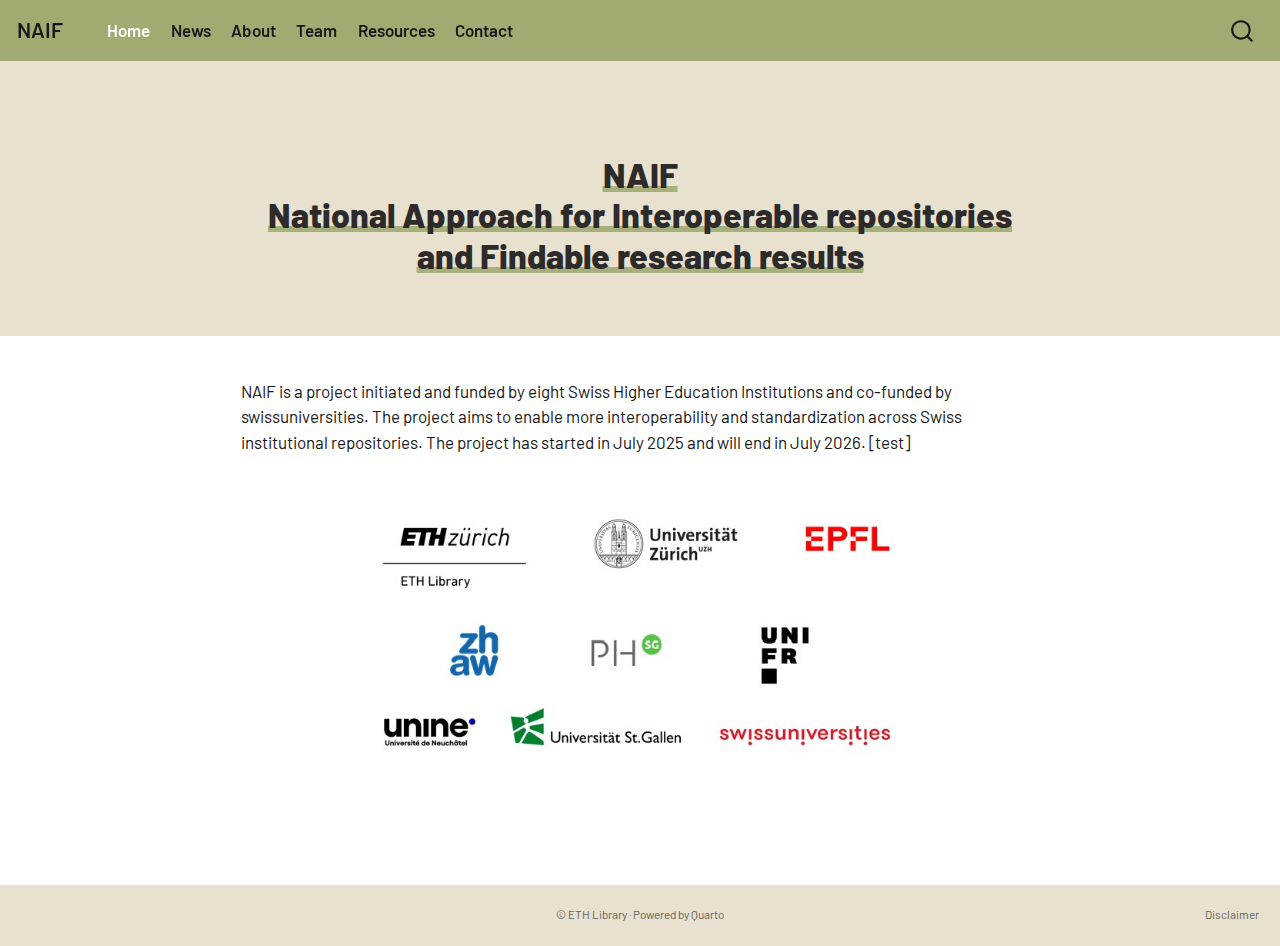
<file: index.html>
<!DOCTYPE html>
<html xmlns="http://www.w3.org/1999/xhtml" lang="en" xml:lang="en"><head>

<meta charset="utf-8">
<meta name="generator" content="quarto-1.3.310">

<meta name="viewport" content="width=device-width, initial-scale=1.0, user-scalable=yes">


<title>NAIF</title>
<style>
code{white-space: pre-wrap;}
span.smallcaps{font-variant: small-caps;}
div.columns{display: flex; gap: min(4vw, 1.5em);}
div.column{flex: auto; overflow-x: auto;}
div.hanging-indent{margin-left: 1.5em; text-indent: -1.5em;}
ul.task-list{list-style: none;}
ul.task-list li input[type="checkbox"] {
  width: 0.8em;
  margin: 0 0.8em 0.2em -1em; /* quarto-specific, see https://github.com/quarto-dev/quarto-cli/issues/4556 */ 
  vertical-align: middle;
}
</style>


<script src="site_libs/quarto-nav/quarto-nav.js"></script>
<script src="site_libs/clipboard/clipboard.min.js"></script>
<script src="site_libs/quarto-search/autocomplete.umd.js"></script>
<script src="site_libs/quarto-search/fuse.min.js"></script>
<script src="site_libs/quarto-search/quarto-search.js"></script>
<meta name="quarto:offset" content="./">
<script src="site_libs/quarto-html/quarto.js"></script>
<script src="site_libs/quarto-html/popper.min.js"></script>
<script src="site_libs/quarto-html/tippy.umd.min.js"></script>
<link href="site_libs/quarto-html/tippy.css" rel="stylesheet">
<link href="site_libs/quarto-html/quarto-syntax-highlighting.css" rel="stylesheet" id="quarto-text-highlighting-styles">
<script src="site_libs/bootstrap/bootstrap.min.js"></script>
<link href="site_libs/bootstrap/bootstrap-icons.css" rel="stylesheet">
<link href="site_libs/bootstrap/bootstrap.min.css" rel="stylesheet" id="quarto-bootstrap" data-mode="light">
<script id="quarto-search-options" type="application/json">{
  "location": "navbar",
  "copy-button": false,
  "collapse-after": 3,
  "panel-placement": "end",
  "type": "overlay",
  "limit": 20,
  "language": {
    "search-no-results-text": "No results",
    "search-matching-documents-text": "matching documents",
    "search-copy-link-title": "Copy link to search",
    "search-hide-matches-text": "Hide additional matches",
    "search-more-match-text": "more match in this document",
    "search-more-matches-text": "more matches in this document",
    "search-clear-button-title": "Clear",
    "search-detached-cancel-button-title": "Cancel",
    "search-submit-button-title": "Submit"
  }
}</script>
<style>html{ scroll-behavior: smooth; }</style>


<link rel="stylesheet" href="styles.css">
</head>

<body class="nav-fixed fullcontent">

<div id="quarto-search-results"></div>
  <header id="quarto-header" class="headroom fixed-top">
    <nav class="navbar navbar-expand-lg navbar-dark ">
      <div class="navbar-container container-fluid">
      <div class="navbar-brand-container">
    <a class="navbar-brand" href="./index.html">
    <span class="navbar-title">NAIF</span>
    </a>
  </div>
            <div id="quarto-search" class="" title="Search"></div>
          <button class="navbar-toggler" type="button" data-bs-toggle="collapse" data-bs-target="#navbarCollapse" aria-controls="navbarCollapse" aria-expanded="false" aria-label="Toggle navigation" onclick="if (window.quartoToggleHeadroom) { window.quartoToggleHeadroom(); }">
  <span class="navbar-toggler-icon"></span>
</button>
          <div class="collapse navbar-collapse" id="navbarCollapse">
            <ul class="navbar-nav navbar-nav-scroll me-auto">
  <li class="nav-item">
    <a class="nav-link active" href="./index.html" rel="" target="" aria-current="page">
 <span class="menu-text">Home</span></a>
  </li>  
  <li class="nav-item">
    <a class="nav-link" href="./news.html" rel="" target="">
 <span class="menu-text">News</span></a>
  </li>  
  <li class="nav-item">
    <a class="nav-link" href="./about.html" rel="" target="">
 <span class="menu-text">About</span></a>
  </li>  
  <li class="nav-item">
    <a class="nav-link" href="./team.html" rel="" target="">
 <span class="menu-text">Team</span></a>
  </li>  
  <li class="nav-item">
    <a class="nav-link" href="./resources.html" rel="" target="">
 <span class="menu-text">Resources</span></a>
  </li>  
  <li class="nav-item">
    <a class="nav-link" href="./contact.html" rel="" target="">
 <span class="menu-text">Contact</span></a>
  </li>  
</ul>
            <div class="quarto-navbar-tools ms-auto">
</div>
          </div> <!-- /navcollapse -->
      </div> <!-- /container-fluid -->
    </nav>
</header>
<!-- content -->
<div id="quarto-content" class="quarto-container page-columns page-rows-contents page-layout-article page-navbar">
<!-- sidebar -->
<!-- margin-sidebar -->
    
<!-- main -->
<main class="content page-columns page-full" id="quarto-document-content">



<div class="column-screen">
<div id="main_title">
<h1>
NAIF<br>National Approach for Interoperable repositories<br>and Findable research results
</h1>
</div>
</div>
<p><br></p>
<p>NAIF is a project initiated and funded by eight Swiss Higher Education Institutions and co-funded by swissuniversities. The project aims to enable more interoperability and standardization across Swiss institutional repositories. The project has started in July 2025 and will end in July 2026. [test]</p>
<div id="logos">
<div class="logo">
<img src="logos/all-logos.jpg" width="600px">
</div>
</div>



</main> <!-- /main -->
<script id="quarto-html-after-body" type="application/javascript">
window.document.addEventListener("DOMContentLoaded", function (event) {
  const toggleBodyColorMode = (bsSheetEl) => {
    const mode = bsSheetEl.getAttribute("data-mode");
    const bodyEl = window.document.querySelector("body");
    if (mode === "dark") {
      bodyEl.classList.add("quarto-dark");
      bodyEl.classList.remove("quarto-light");
    } else {
      bodyEl.classList.add("quarto-light");
      bodyEl.classList.remove("quarto-dark");
    }
  }
  const toggleBodyColorPrimary = () => {
    const bsSheetEl = window.document.querySelector("link#quarto-bootstrap");
    if (bsSheetEl) {
      toggleBodyColorMode(bsSheetEl);
    }
  }
  toggleBodyColorPrimary();  
  const isCodeAnnotation = (el) => {
    for (const clz of el.classList) {
      if (clz.startsWith('code-annotation-')) {                     
        return true;
      }
    }
    return false;
  }
  const clipboard = new window.ClipboardJS('.code-copy-button', {
    text: function(trigger) {
      const codeEl = trigger.previousElementSibling.cloneNode(true);
      for (const childEl of codeEl.children) {
        if (isCodeAnnotation(childEl)) {
          childEl.remove();
        }
      }
      return codeEl.innerText;
    }
  });
  clipboard.on('success', function(e) {
    // button target
    const button = e.trigger;
    // don't keep focus
    button.blur();
    // flash "checked"
    button.classList.add('code-copy-button-checked');
    var currentTitle = button.getAttribute("title");
    button.setAttribute("title", "Copied!");
    let tooltip;
    if (window.bootstrap) {
      button.setAttribute("data-bs-toggle", "tooltip");
      button.setAttribute("data-bs-placement", "left");
      button.setAttribute("data-bs-title", "Copied!");
      tooltip = new bootstrap.Tooltip(button, 
        { trigger: "manual", 
          customClass: "code-copy-button-tooltip",
          offset: [0, -8]});
      tooltip.show();    
    }
    setTimeout(function() {
      if (tooltip) {
        tooltip.hide();
        button.removeAttribute("data-bs-title");
        button.removeAttribute("data-bs-toggle");
        button.removeAttribute("data-bs-placement");
      }
      button.setAttribute("title", currentTitle);
      button.classList.remove('code-copy-button-checked');
    }, 1000);
    // clear code selection
    e.clearSelection();
  });
  function tippyHover(el, contentFn) {
    const config = {
      allowHTML: true,
      content: contentFn,
      maxWidth: 500,
      delay: 100,
      arrow: false,
      appendTo: function(el) {
          return el.parentElement;
      },
      interactive: true,
      interactiveBorder: 10,
      theme: 'quarto',
      placement: 'bottom-start'
    };
    window.tippy(el, config); 
  }
  const noterefs = window.document.querySelectorAll('a[role="doc-noteref"]');
  for (var i=0; i<noterefs.length; i++) {
    const ref = noterefs[i];
    tippyHover(ref, function() {
      // use id or data attribute instead here
      let href = ref.getAttribute('data-footnote-href') || ref.getAttribute('href');
      try { href = new URL(href).hash; } catch {}
      const id = href.replace(/^#\/?/, "");
      const note = window.document.getElementById(id);
      return note.innerHTML;
    });
  }
      let selectedAnnoteEl;
      const selectorForAnnotation = ( cell, annotation) => {
        let cellAttr = 'data-code-cell="' + cell + '"';
        let lineAttr = 'data-code-annotation="' +  annotation + '"';
        const selector = 'span[' + cellAttr + '][' + lineAttr + ']';
        return selector;
      }
      const selectCodeLines = (annoteEl) => {
        const doc = window.document;
        const targetCell = annoteEl.getAttribute("data-target-cell");
        const targetAnnotation = annoteEl.getAttribute("data-target-annotation");
        const annoteSpan = window.document.querySelector(selectorForAnnotation(targetCell, targetAnnotation));
        const lines = annoteSpan.getAttribute("data-code-lines").split(",");
        const lineIds = lines.map((line) => {
          return targetCell + "-" + line;
        })
        let top = null;
        let height = null;
        let parent = null;
        if (lineIds.length > 0) {
            //compute the position of the single el (top and bottom and make a div)
            const el = window.document.getElementById(lineIds[0]);
            top = el.offsetTop;
            height = el.offsetHeight;
            parent = el.parentElement.parentElement;
          if (lineIds.length > 1) {
            const lastEl = window.document.getElementById(lineIds[lineIds.length - 1]);
            const bottom = lastEl.offsetTop + lastEl.offsetHeight;
            height = bottom - top;
          }
          if (top !== null && height !== null && parent !== null) {
            // cook up a div (if necessary) and position it 
            let div = window.document.getElementById("code-annotation-line-highlight");
            if (div === null) {
              div = window.document.createElement("div");
              div.setAttribute("id", "code-annotation-line-highlight");
              div.style.position = 'absolute';
              parent.appendChild(div);
            }
            div.style.top = top - 2 + "px";
            div.style.height = height + 4 + "px";
            let gutterDiv = window.document.getElementById("code-annotation-line-highlight-gutter");
            if (gutterDiv === null) {
              gutterDiv = window.document.createElement("div");
              gutterDiv.setAttribute("id", "code-annotation-line-highlight-gutter");
              gutterDiv.style.position = 'absolute';
              const codeCell = window.document.getElementById(targetCell);
              const gutter = codeCell.querySelector('.code-annotation-gutter');
              gutter.appendChild(gutterDiv);
            }
            gutterDiv.style.top = top - 2 + "px";
            gutterDiv.style.height = height + 4 + "px";
          }
          selectedAnnoteEl = annoteEl;
        }
      };
      const unselectCodeLines = () => {
        const elementsIds = ["code-annotation-line-highlight", "code-annotation-line-highlight-gutter"];
        elementsIds.forEach((elId) => {
          const div = window.document.getElementById(elId);
          if (div) {
            div.remove();
          }
        });
        selectedAnnoteEl = undefined;
      };
      // Attach click handler to the DT
      const annoteDls = window.document.querySelectorAll('dt[data-target-cell]');
      for (const annoteDlNode of annoteDls) {
        annoteDlNode.addEventListener('click', (event) => {
          const clickedEl = event.target;
          if (clickedEl !== selectedAnnoteEl) {
            unselectCodeLines();
            const activeEl = window.document.querySelector('dt[data-target-cell].code-annotation-active');
            if (activeEl) {
              activeEl.classList.remove('code-annotation-active');
            }
            selectCodeLines(clickedEl);
            clickedEl.classList.add('code-annotation-active');
          } else {
            // Unselect the line
            unselectCodeLines();
            clickedEl.classList.remove('code-annotation-active');
          }
        });
      }
  const findCites = (el) => {
    const parentEl = el.parentElement;
    if (parentEl) {
      const cites = parentEl.dataset.cites;
      if (cites) {
        return {
          el,
          cites: cites.split(' ')
        };
      } else {
        return findCites(el.parentElement)
      }
    } else {
      return undefined;
    }
  };
  var bibliorefs = window.document.querySelectorAll('a[role="doc-biblioref"]');
  for (var i=0; i<bibliorefs.length; i++) {
    const ref = bibliorefs[i];
    const citeInfo = findCites(ref);
    if (citeInfo) {
      tippyHover(citeInfo.el, function() {
        var popup = window.document.createElement('div');
        citeInfo.cites.forEach(function(cite) {
          var citeDiv = window.document.createElement('div');
          citeDiv.classList.add('hanging-indent');
          citeDiv.classList.add('csl-entry');
          var biblioDiv = window.document.getElementById('ref-' + cite);
          if (biblioDiv) {
            citeDiv.innerHTML = biblioDiv.innerHTML;
          }
          popup.appendChild(citeDiv);
        });
        return popup.innerHTML;
      });
    }
  }
    var localhostRegex = new RegExp(/^(?:http|https):\/\/localhost\:?[0-9]*\//);
      var filterRegex = new RegExp("https:\/\/eth-library\.github\.io\/naif\/");
    var isInternal = (href) => {
        return filterRegex.test(href) || localhostRegex.test(href);
    }
    // Inspect non-navigation links and adorn them if external
 	var links = window.document.querySelectorAll('a[href]:not(.nav-link):not(.navbar-brand):not(.toc-action):not(.sidebar-link):not(.sidebar-item-toggle):not(.pagination-link):not(.no-external):not([aria-hidden]):not(.dropdown-item)');
    for (var i=0; i<links.length; i++) {
      const link = links[i];
      if (!isInternal(link.href)) {
          // target, if specified
          link.setAttribute("target", "_blank");
          // default icon
          link.classList.add("external");
      }
    }
});
</script>
</div> <!-- /content -->
<footer class="footer">
  <div class="nav-footer">
    <div class="nav-footer-left">
      &nbsp;
    </div>   
    <div class="nav-footer-center">
      <ul class="footer-items list-unstyled">
    <li class="nav-item">
 © ETH Library · Powered by Quarto
  </li>  
</ul>
    </div>
    <div class="nav-footer-right">
      <ul class="footer-items list-unstyled">
    <li class="nav-item">
    <a class="nav-link" href="./disclaimer.html">Disclaimer</a>
  </li>  
</ul>
    </div>
  </div>
</footer>



<script src="site_libs/quarto-html/zenscroll-min.js"></script>
</body></html>
</file>
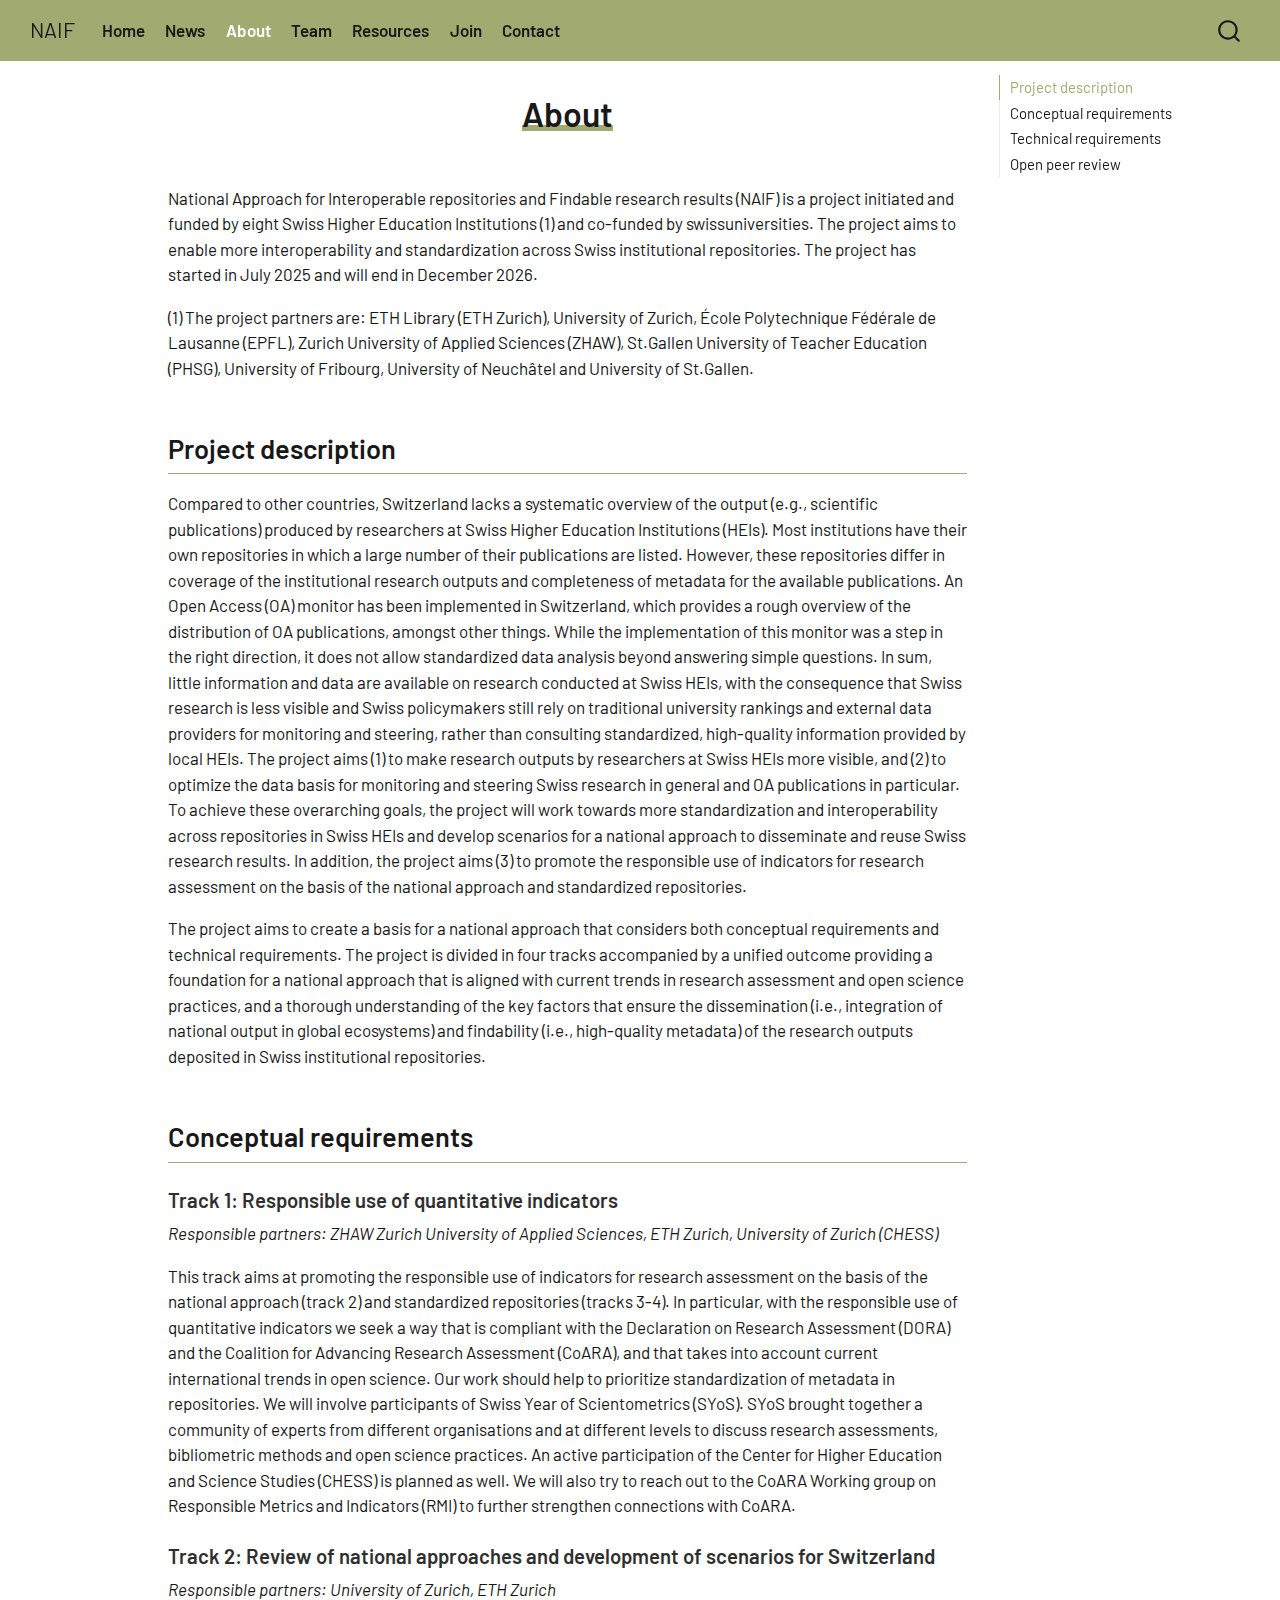
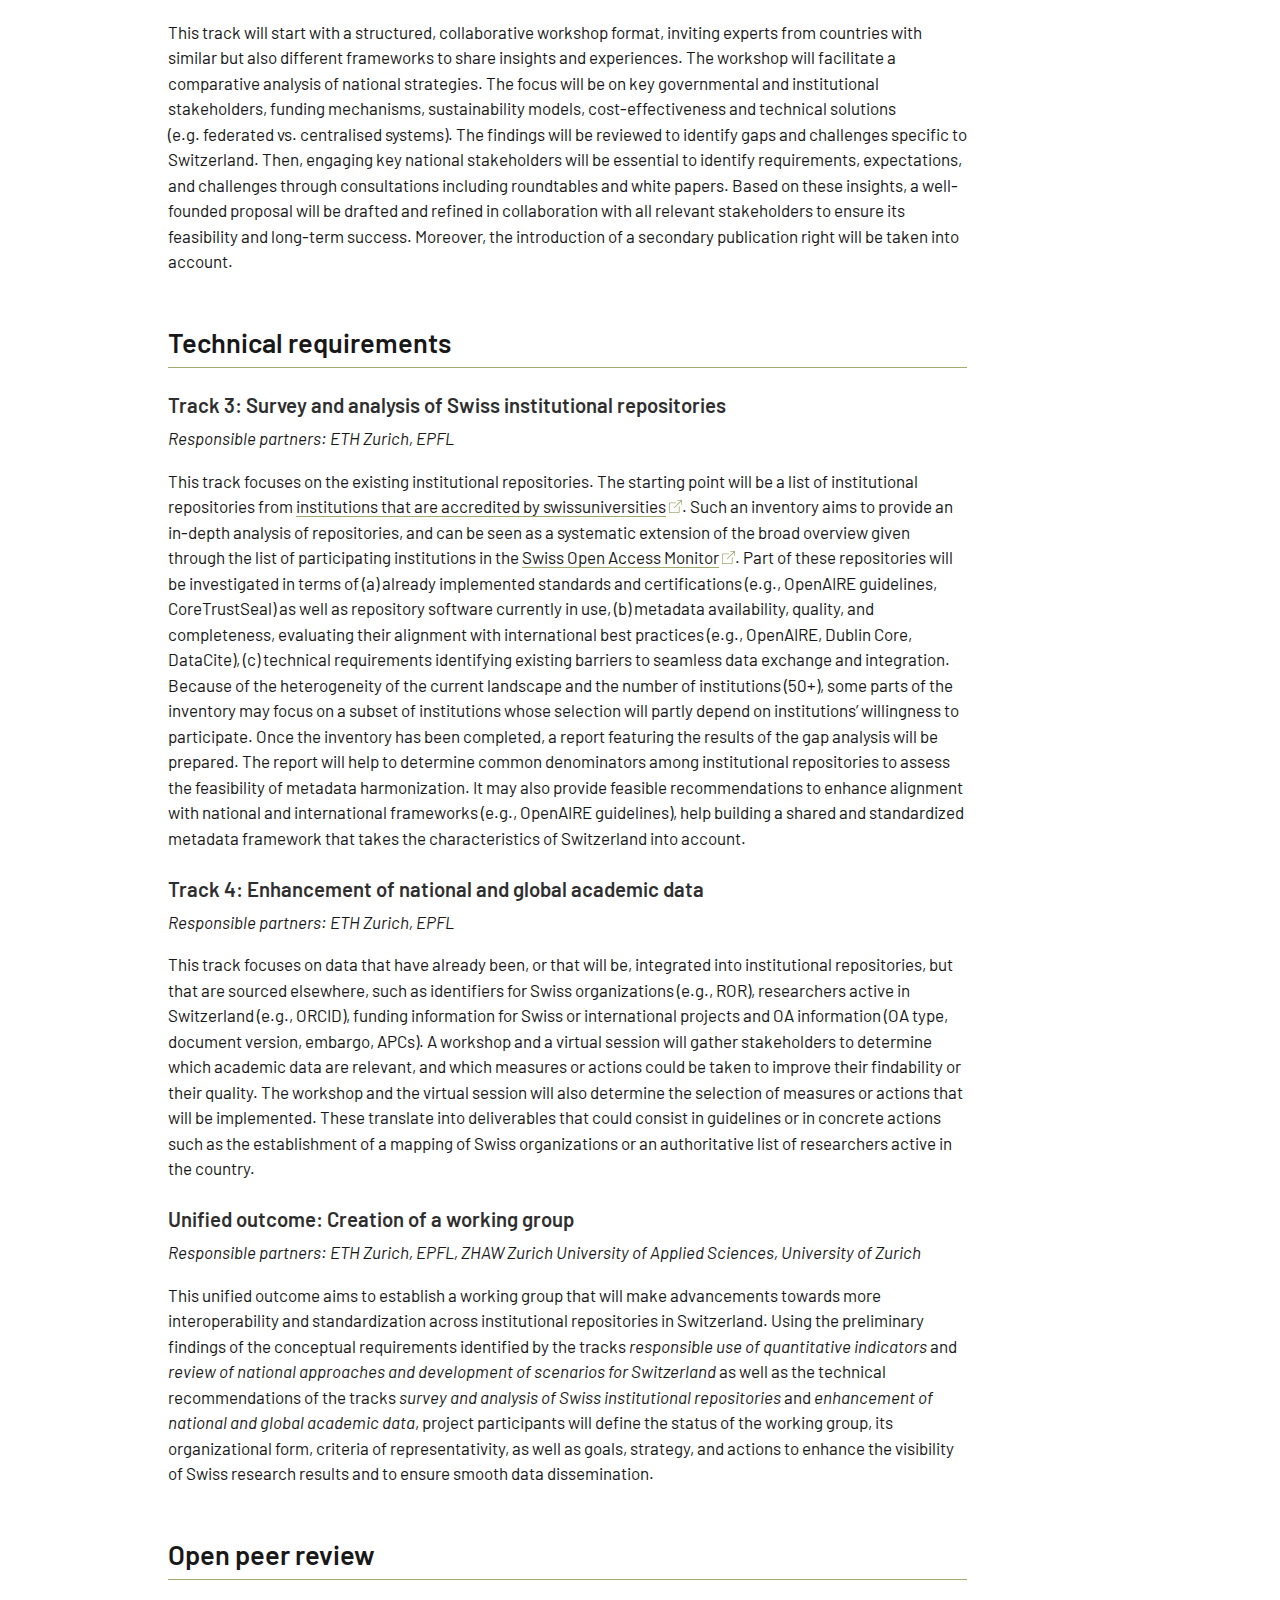
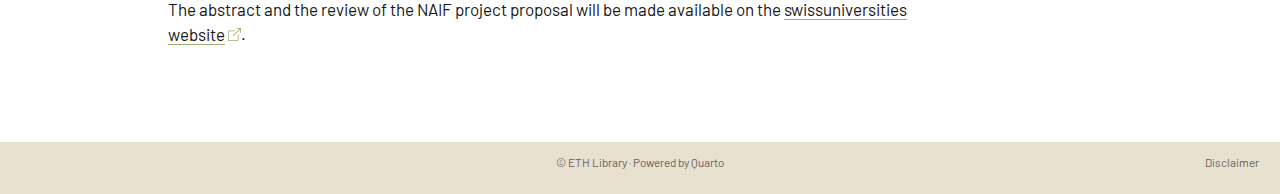
<file: about.html>
<!DOCTYPE html><html xmlns="http://www.w3.org/1999/xhtml" lang="en" xml:lang="en"><head><meta charset="utf-8"><style>:where(img[jampack-sized]){max-width:100%;height:auto}</style>


<meta name="generator" content="quarto-1.8.27">

<meta name="viewport" content="width=device-width,initial-scale=1,user-scalable=yes">


<title>About – NAIF</title>
<style>code{white-space:pre-wrap}span.smallcaps{font-variant:small-caps}div.columns{gap:min(4vw,1.5em);display:flex}div.column{flex:auto;overflow-x:auto}div.hanging-indent{text-indent:-1.5em;margin-left:1.5em}ul.task-list{list-style:none}ul.task-list li input[type=checkbox]{vertical-align:middle;width:.8em;margin:0 .8em .2em -1em}</style>


<script src="site_libs/quarto-nav/quarto-nav.js"></script>
<script src="site_libs/clipboard/clipboard.min.js"></script>
<script src="site_libs/quarto-search/autocomplete.umd.js"></script>
<script src="site_libs/quarto-search/fuse.min.js"></script>
<script src="site_libs/quarto-search/quarto-search.js"></script>
<meta name="quarto:offset" content="./">
<script src="site_libs/quarto-html/quarto.js" type="module"></script>
<script src="site_libs/quarto-html/tabsets/tabsets.js" type="module"></script>
<script src="site_libs/quarto-html/axe/axe-check.js" type="module"></script>
<script src="site_libs/quarto-html/popper.min.js"></script>
<script src="site_libs/quarto-html/tippy.umd.min.js"></script>
<link href="site_libs/quarto-html/tippy.css" rel="stylesheet">
<link href="site_libs/quarto-html/quarto-syntax-highlighting-ed96de9b727972fe78a7b5d16c58bf87.css" rel="stylesheet" id="quarto-text-highlighting-styles">
<script src="site_libs/bootstrap/bootstrap.min.js"></script>
<link href="site_libs/bootstrap/bootstrap-icons.css" rel="stylesheet">
<link href="site_libs/bootstrap/bootstrap-51610781471d5f7034dbc84847b47eb9.min.css" rel="stylesheet" append-hash="true" id="quarto-bootstrap" data-mode="light">
<script id="quarto-search-options" type="application/json">{
  "location": "navbar",
  "copy-button": false,
  "collapse-after": 3,
  "panel-placement": "end",
  "type": "overlay",
  "limit": 50,
  "keyboard-shortcut": [
    "f",
    "/",
    "s"
  ],
  "show-item-context": false,
  "language": {
    "search-no-results-text": "No results",
    "search-matching-documents-text": "matching documents",
    "search-copy-link-title": "Copy link to search",
    "search-hide-matches-text": "Hide additional matches",
    "search-more-match-text": "more match in this document",
    "search-more-matches-text": "more matches in this document",
    "search-clear-button-title": "Clear",
    "search-text-placeholder": "",
    "search-detached-cancel-button-title": "Cancel",
    "search-submit-button-title": "Submit",
    "search-label": "Search"
  }
}</script>
<style>html{scroll-behavior:smooth}</style>


<link rel="stylesheet" href="styles.css">
</head>

<body class="nav-fixed quarto-light">

<div id="quarto-search-results"></div>
  <header id="quarto-header" class="fixed-top headroom">
    <nav class="navbar navbar-expand-lg" data-bs-theme="dark">
      <div class="container-fluid navbar-container">
      <div class="mx-auto navbar-brand-container">
    <a class="navbar-brand" href="./index.html">
    <span class="navbar-title">NAIF</span>
    </a>
  </div>
            <div id="quarto-search" class="" title="Search"></div>
          <button class="navbar-toggler" type="button" data-bs-toggle="collapse" data-bs-target="#navbarCollapse" aria-controls="navbarCollapse" role="menu" aria-expanded="false" aria-label="Toggle navigation" onclick="window.quartoToggleHeadroom&&window.quartoToggleHeadroom();
">
  <span class="navbar-toggler-icon"></span>
</button>
          <div class="collapse navbar-collapse" id="navbarCollapse">
            <ul class="me-auto navbar-nav navbar-nav-scroll">
  <li class="nav-item">
    <a class="nav-link" href="./index.html"> 
<span class="menu-text">Home</span></a>
  </li>  
  <li class="nav-item">
    <a class="nav-link" href="./news.html"> 
<span class="menu-text">News</span></a>
  </li>  
  <li class="nav-item">
    <a class="nav-link active" href="./about.html" aria-current="page"> 
<span class="menu-text">About</span></a>
  </li>  
  <li class="nav-item">
    <a class="nav-link" href="./team.html"> 
<span class="menu-text">Team</span></a>
  </li>  
  <li class="nav-item">
    <a class="nav-link" href="./resources.html"> 
<span class="menu-text">Resources</span></a>
  </li>  
  <li class="nav-item">
    <a class="nav-link" href="./join.html"> 
<span class="menu-text">Join</span></a>
  </li>  
  <li class="nav-item">
    <a class="nav-link" href="./contact.html"> 
<span class="menu-text">Contact</span></a>
  </li>  
</ul>
          </div> <!-- /navcollapse -->
            <div class="quarto-navbar-tools">
</div>
      </div> <!-- /container-fluid -->
    </nav>
</header>
<!-- content -->
<div id="quarto-content" class="page-columns page-layout-article page-navbar page-rows-contents quarto-container">
<!-- sidebar -->
<!-- margin-sidebar -->
    <div id="quarto-margin-sidebar" class="margin-sidebar sidebar">
        <nav id="TOC" role="doc-toc" class="toc-active" data-toc-expanded="99">
   
  <ul>
  <li><a href="#project-description" id="toc-project-description" class="nav-link active" data-scroll-target="#project-description">Project description</a></li>
  <li><a href="#conceptual-requirements" id="toc-conceptual-requirements" class="nav-link" data-scroll-target="#conceptual-requirements">Conceptual requirements</a>
  <ul class="collapse">
  <li><a href="#track-1-responsible-use-of-quantitative-indicators" id="toc-track-1-responsible-use-of-quantitative-indicators" class="nav-link" data-scroll-target="#track-1-responsible-use-of-quantitative-indicators">Track 1: Responsible use of quantitative indicators</a></li>
  <li><a href="#track-2-review-of-national-approaches-and-development-of-scenarios-for-switzerland" id="toc-track-2-review-of-national-approaches-and-development-of-scenarios-for-switzerland" class="nav-link" data-scroll-target="#track-2-review-of-national-approaches-and-development-of-scenarios-for-switzerland">Track 2: Review of national approaches and development of scenarios for Switzerland</a></li>
  </ul></li>
  <li><a href="#technical-requirements" id="toc-technical-requirements" class="nav-link" data-scroll-target="#technical-requirements">Technical requirements</a>
  <ul class="collapse">
  <li><a href="#track-3-survey-and-analysis-of-swiss-institutional-repositories" id="toc-track-3-survey-and-analysis-of-swiss-institutional-repositories" class="nav-link" data-scroll-target="#track-3-survey-and-analysis-of-swiss-institutional-repositories">Track 3: Survey and analysis of Swiss institutional repositories</a></li>
  <li><a href="#track-4-enhancement-of-national-and-global-academic-data" id="toc-track-4-enhancement-of-national-and-global-academic-data" class="nav-link" data-scroll-target="#track-4-enhancement-of-national-and-global-academic-data">Track 4: Enhancement of national and global academic data</a></li>
  <li><a href="#unified-outcome-creation-of-a-working-group" id="toc-unified-outcome-creation-of-a-working-group" class="nav-link" data-scroll-target="#unified-outcome-creation-of-a-working-group">Unified outcome: Creation of a working group</a></li>
  </ul></li>
  <li><a href="#open-peer-review" id="toc-open-peer-review" class="nav-link" data-scroll-target="#open-peer-review">Open peer review</a></li>
  </ul>
</nav>
    </div>
<!-- main -->
<main class="content" id="quarto-document-content">

<header id="title-block-header" class="default quarto-title-block">
<div class="quarto-title">
<h1 class="title">About</h1>
</div>



<div class="quarto-title-meta">

    
  
    
  </div>
  


</header>


<!-- ## Plain language description  -->
<p>National Approach for Interoperable repositories and Findable research results (NAIF) is a project initiated and funded by eight Swiss Higher Education Institutions (1) and co-funded by swissuniversities. The project aims to enable more interoperability and standardization across Swiss institutional repositories. The project has started in July 2025 and will end in December 2026.</p>
<p>(1) The project partners are: ETH Library (ETH Zurich), University of Zurich, École Polytechnique Fédérale de Lausanne (EPFL), Zurich University of Applied Sciences (ZHAW), St.Gallen University of Teacher Education (PHSG), University of Fribourg, University of Neuchâtel and University of St.Gallen.</p>
<section id="project-description" class="level2">
<h2 data-anchor-id="project-description">Project description</h2>
<p>Compared to other countries, Switzerland lacks a systematic overview of the output (e.g., scientific publications) produced by researchers at Swiss Higher Education Institutions (HEIs). Most institutions have their own repositories in which a large number of their publications are listed. However, these repositories differ in coverage of the institutional research outputs and completeness of metadata for the available publications. An Open Access (OA) monitor has been implemented in Switzerland, which provides a rough overview of the distribution of OA publications, amongst other things. While the implementation of this monitor was a step in the right direction, it does not allow standardized data analysis beyond answering simple questions. In sum, little information and data are available on research conducted at Swiss HEIs, with the consequence that Swiss research is less visible and Swiss policymakers still rely on traditional university rankings and external data providers for monitoring and steering, rather than consulting standardized, high-quality information provided by local HEIs. The project aims (1) to make research outputs by researchers at Swiss HEIs more visible, and (2) to optimize the data basis for monitoring and steering Swiss research in general and OA publications in particular. To achieve these overarching goals, the project will work towards more standardization and interoperability across repositories in Swiss HEIs and develop scenarios for a national approach to disseminate and reuse Swiss research results. In addition, the project aims (3) to promote the responsible use of indicators for research assessment on the basis of the national approach and standardized repositories.</p>
<p>The project aims to create a basis for a national approach that considers both conceptual requirements and technical requirements. The project is divided in four tracks accompanied by a unified outcome providing a foundation for a national approach that is aligned with current trends in research assessment and open science practices, and a thorough understanding of the key factors that ensure the dissemination (i.e., integration of national output in global ecosystems) and findability (i.e., high-quality metadata) of the research outputs deposited in Swiss institutional repositories.</p>
</section>
<section id="conceptual-requirements" class="level2">
<h2 data-anchor-id="conceptual-requirements">Conceptual requirements</h2>
<section id="track-1-responsible-use-of-quantitative-indicators" class="level3">
<h3 data-anchor-id="track-1-responsible-use-of-quantitative-indicators">Track 1: Responsible use of quantitative indicators</h3>
<p><em>Responsible partners: ZHAW Zurich University of Applied Sciences, ETH Zurich, University of Zurich (CHESS)</em></p>
<p>This track aims at promoting the responsible use of indicators for research assessment on the basis of the national approach (track 2) and standardized repositories (tracks 3-4). In particular, with the responsible use of quantitative indicators we seek a way that is compliant with the Declaration on Research Assessment (DORA) and the Coalition for Advancing Research Assessment (CoARA), and that takes into account current international trends in open science. Our work should help to prioritize standardization of metadata in repositories. We will involve participants of Swiss Year of Scientometrics (SYoS). SYoS brought together a community of experts from different organisations and at different levels to discuss research assessments, bibliometric methods and open science practices. An active participation of the Center for Higher Education and Science Studies (CHESS) is planned as well. We will also try to reach out to the CoARA Working group on Responsible Metrics and Indicators (RMI) to further strengthen connections with CoARA.</p>
</section>
<section id="track-2-review-of-national-approaches-and-development-of-scenarios-for-switzerland" class="level3">
<h3 data-anchor-id="track-2-review-of-national-approaches-and-development-of-scenarios-for-switzerland">Track 2: Review of national approaches and development of scenarios for Switzerland</h3>
<p><em>Responsible partners: University of Zurich, ETH Zurich</em></p>
<p>This track will start with a structured, collaborative workshop format, inviting experts from countries with similar but also different frameworks to share insights and experiences. The workshop will facilitate a comparative analysis of national strategies. The focus will be on key governmental and institutional stakeholders, funding mechanisms, sustainability models, cost-effectiveness and technical solutions (e.g.&nbsp;federated vs.&nbsp;centralised systems). The findings will be reviewed to identify gaps and challenges specific to Switzerland. Then, engaging key national stakeholders will be essential to identify requirements, expectations, and challenges through consultations including roundtables and white papers. Based on these insights, a well-founded proposal will be drafted and refined in collaboration with all relevant stakeholders to ensure its feasibility and long-term success. Moreover, the introduction of a secondary publication right will be taken into account.</p>
</section>
</section>
<section id="technical-requirements" class="level2">
<h2 data-anchor-id="technical-requirements">Technical requirements</h2>
<section id="track-3-survey-and-analysis-of-swiss-institutional-repositories" class="level3">
<h3 data-anchor-id="track-3-survey-and-analysis-of-swiss-institutional-repositories">Track 3: Survey and analysis of Swiss institutional repositories</h3>
<p><em>Responsible partners: ETH Zurich, EPFL</em></p>
<p>This track focuses on the existing institutional repositories. The starting point will be a list of institutional repositories from <a href="https://www.swissuniversities.ch/en/topics/studying/accredited-swiss-higher-education-institutions-1">institutions that are accredited by swissuniversities</a>. Such an inventory aims to provide an in-depth analysis of repositories, and can be seen as a systematic extension of the broad overview given through the list of participating institutions in the <a href="https://oamonitor.ch/wiki/participating-institutions-repo-monitor/">Swiss Open Access Monitor</a>. Part of these repositories will be investigated in terms of (a) already implemented standards and certifications (e.g., OpenAIRE guidelines, CoreTrustSeal) as well as repository software currently in use, (b) metadata availability, quality, and completeness, evaluating their alignment with international best practices (e.g., OpenAIRE, Dublin Core, DataCite), (c) technical requirements identifying existing barriers to seamless data exchange and integration. Because of the heterogeneity of the current landscape and the number of institutions (50+), some parts of the inventory may focus on a subset of institutions whose selection will partly depend on institutions’ willingness to participate. Once the inventory has been completed, a report featuring the results of the gap analysis will be prepared. The report will help to determine common denominators among institutional repositories to assess the feasibility of metadata harmonization. It may also provide feasible recommendations to enhance alignment with national and international frameworks (e.g., OpenAIRE guidelines), help building a shared and standardized metadata framework that takes the characteristics of Switzerland into account.</p>
</section>
<section id="track-4-enhancement-of-national-and-global-academic-data" class="level3">
<h3 data-anchor-id="track-4-enhancement-of-national-and-global-academic-data">Track 4: Enhancement of national and global academic data</h3>
<p><em>Responsible partners: ETH Zurich, EPFL</em></p>
<p>This track focuses on data that have already been, or that will be, integrated into institutional repositories, but that are sourced elsewhere, such as identifiers for Swiss organizations (e.g., ROR), researchers active in Switzerland (e.g., ORCID), funding information for Swiss or international projects and OA information (OA type, document version, embargo, APCs). A workshop and a virtual session will gather stakeholders to determine which academic data are relevant, and which measures or actions could be taken to improve their findability or their quality. The workshop and the virtual session will also determine the selection of measures or actions that will be implemented. These translate into deliverables that could consist in guidelines or in concrete actions such as the establishment of a mapping of Swiss organizations or an authoritative list of researchers active in the country.</p>
</section>
<section id="unified-outcome-creation-of-a-working-group" class="level3">
<h3 data-anchor-id="unified-outcome-creation-of-a-working-group">Unified outcome: Creation of a working group</h3>
<p><em>Responsible partners: ETH Zurich, EPFL, ZHAW Zurich University of Applied Sciences, University of Zurich</em></p>
<p>This unified outcome aims to establish a working group that will make advancements towards more interoperability and standardization across institutional repositories in Switzerland. Using the preliminary findings of the conceptual requirements identified by the tracks <em>responsible use of quantitative indicators</em> and <em>review of national approaches and development of scenarios for Switzerland</em> as well as the technical recommendations of the tracks <em>survey and analysis of Swiss institutional repositories</em> and <em>enhancement of national and global academic data</em>, project participants will define the status of the working group, its organizational form, criteria of representativity, as well as goals, strategy, and actions to enhance the visibility of Swiss research results and to ensure smooth data dissemination.</p>
</section>
</section>
<section id="open-peer-review" class="level2">
<h2 data-anchor-id="open-peer-review">Open peer review</h2>
<p>The abstract and the review of the NAIF project proposal will be made available on the <a href="https://www.swissuniversities.ch/en/topics/open-science/open-science-programme">swissuniversities website</a>.</p>


</section>

</main> <!-- /main -->
<!-- Matomo -->
<script>var _paq=window._paq=window._paq||[];_paq.push(["trackPageView"]),_paq.push(["enableLinkTracking"]),function(){var a="https://library-ethz.opsone-analytics.ch/";_paq.push(["setTrackerUrl",a+"matomo.php"]),_paq.push(["setSiteId","81"]);var t=document,e=t.createElement("script"),r=t.getElementsByTagName("script")[0];e.async=!0,e.src=a+"matomo.js",r.parentNode.insertBefore(e,r)}();
</script>
<!-- End Matomo Code -->
<script id="quarto-html-after-body" type="application/javascript">window.document.addEventListener("DOMContentLoaded",function(D){const S=o=>{for(const t of o.classList)if(t.startsWith("code-annotation-"))return!0;return!1},w=function(o){const t=o.trigger;t.blur(),t.classList.add("code-copy-button-checked");var e=t.getAttribute("title");t.setAttribute("title","Copied!");let n;window.bootstrap&&(t.setAttribute("data-bs-toggle","tooltip"),t.setAttribute("data-bs-placement","left"),t.setAttribute("data-bs-title","Copied!"),n=new bootstrap.Tooltip(t,{trigger:"manual",customClass:"code-copy-button-tooltip",offset:[0,-8]}),n.show()),setTimeout(function(){n&&(n.hide(),t.removeAttribute("data-bs-title"),t.removeAttribute("data-bs-toggle"),t.removeAttribute("data-bs-placement")),t.setAttribute("title",e),t.classList.remove("code-copy-button-checked")},1e3),o.clearSelection()},b=function(o){const e=o.parentElement.cloneNode(!0).querySelector("code");for(const n of e.children)S(n)&&n.remove();return e.innerText};new window.ClipboardJS(".code-copy-button:not([data-in-quarto-modal])",{text:b}).on("success",w),window.document.getElementById("quarto-embedded-source-code-modal")&&new window.ClipboardJS(".code-copy-button[data-in-quarto-modal]",{text:b,container:window.document.getElementById("quarto-embedded-source-code-modal")}).on("success",w);for(var T=new RegExp(/^(?:http|https):\/\/localhost\:?[0-9]*\//),M=new RegExp(/^mailto:/),q=new RegExp("/"+window.location.host+"/"),I=o=>q.test(o)||T.test(o)||M.test(o),y=window.document.querySelectorAll("a[href]:not(.nav-link):not(.navbar-brand):not(.toc-action):not(.sidebar-link):not(.sidebar-item-toggle):not(.pagination-link):not(.no-external):not([aria-hidden]):not(.dropdown-item):not(.quarto-navigation-tool):not(.about-link)"),r=0;r<y.length;r++){const o=y[r];I(o.href)||(o.dataset.originalHref!==void 0&&(o.href=o.dataset.originalHref),o.setAttribute("target","_blank"),o.getAttribute("rel")===null&&o.setAttribute("rel","noopener"),o.classList.add("external"))}function p(o,t,e,n){const i={allowHTML:!0,maxWidth:500,delay:100,arrow:!1,appendTo:function(l){return l.parentElement},interactive:!0,interactiveBorder:10,theme:"quarto",placement:"bottom-start"};t&&(i.content=t),e&&(i.onTrigger=e),n&&(i.onUntrigger=n),window.tippy(o,i)}const v=window.document.querySelectorAll('a[role="doc-noteref"]');for(var r=0;r<v.length;r++){const t=v[r];p(t,function(){let e=t.getAttribute("data-footnote-href")||t.getAttribute("href");try{e=new URL(e).hash}catch{}const n=e.replace(/^#\/?/,""),i=window.document.getElementById(n);return i?i.innerHTML:""})}const E=window.document.querySelectorAll("a.quarto-xref"),g=(o,t)=>{const e=n=>{if(n.classList.remove("page-full","page-columns"),n.children)for(const i of n.children)e(i)};if(e(t),o===null||o.startsWith("sec-")){const n=document.createElement("div");if(t.children&&t.children.length>2){n.appendChild(t.children[0].cloneNode(!0));for(let i=1;i<t.children.length;i++){const l=t.children[i];if(!(l.tagName==="P"&&l.innerText==="")){n.appendChild(l.cloneNode(!0));break}}return window.Quarto?.typesetMath&&window.Quarto.typesetMath(n),n.innerHTML}else return window.Quarto?.typesetMath&&window.Quarto.typesetMath(t),t.innerHTML}else{const n=t.querySelector("a.anchorjs-link");return n&&n.remove(),window.Quarto?.typesetMath&&window.Quarto.typesetMath(t),t.classList.contains("callout")?t.outerHTML:t.innerHTML}};for(var r=0;r<E.length;r++){const t=E[r];p(t,void 0,function(e){e.disable();let n=t.getAttribute("href"),i;if(n.startsWith("#"))i=n;else try{i=new URL(n).hash}catch{}if(i){const l=i.replace(/^#\/?/,""),c=window.document.getElementById(l);if(c!==null)try{const s=g(l,c.cloneNode(!0));e.setContent(s)}finally{e.enable(),e.show()}else fetch(n.split("#")[0]).then(s=>s.text()).then(s=>{const u=new DOMParser().parseFromString(s,"text/html").getElementById(l);if(u!==null){const a=g(l,u);e.setContent(a)}}).finally(()=>{e.enable(),e.show()})}else fetch(n).then(l=>l.text()).then(l=>{const d=new DOMParser().parseFromString(l,"text/html").querySelector("main.content");if(d!==null){d.children.length>0&&d.children[0].tagName==="HEADER"&&d.children[0].remove();const h=g(null,d);e.setContent(h)}}).finally(()=>{e.enable(),e.show()})},function(e){})}let m;const H=(o,t)=>{let e='data-code-cell="'+o+'"',n='data-code-annotation="'+t+'"';return"span["+e+"]["+n+"]"},A=o=>{const t=window.document,e=o.getAttribute("data-target-cell"),n=o.getAttribute("data-target-annotation"),c=window.document.querySelector(H(e,n)).getAttribute("data-code-lines").split(",").map(u=>e+"-"+u);let s=null,d=null,h=null;if(c.length>0){const u=window.document.getElementById(c[0]);if(s=u.offsetTop,d=u.offsetHeight,h=u.parentElement.parentElement,c.length>1){const a=window.document.getElementById(c[c.length-1]);d=a.offsetTop+a.offsetHeight-s}if(s!==null&&d!==null&&h!==null){let a=window.document.getElementById("code-annotation-line-highlight");a===null&&(a=window.document.createElement("div"),a.setAttribute("id","code-annotation-line-highlight"),a.style.position="absolute",h.appendChild(a)),a.style.top=s-2+"px",a.style.height=d+4+"px",a.style.left=0;let f=window.document.getElementById("code-annotation-line-highlight-gutter");f===null&&(f=window.document.createElement("div"),f.setAttribute("id","code-annotation-line-highlight-gutter"),f.style.position="absolute",window.document.getElementById(e).querySelector(".code-annotation-gutter").appendChild(f)),f.style.top=s-2+"px",f.style.height=d+4+"px"}m=o}},L=()=>{["code-annotation-line-highlight","code-annotation-line-highlight-gutter"].forEach(t=>{const e=window.document.getElementById(t);e&&e.remove()}),m=void 0};window.addEventListener("resize",k(()=>{elRect=void 0,m&&A(m)},10));function k(o,t){let e=!1,n;return(...i)=>{e?(n&&clearTimeout(n),n=setTimeout(()=>{o.apply(this,i),n=e=!1},t)):(o.apply(this,i),e=!0)}}const B=window.document.querySelectorAll("dt[data-target-cell]");for(const o of B)o.addEventListener("click",t=>{const e=t.target;if(e!==m){L();const n=window.document.querySelector("dt[data-target-cell].code-annotation-active");n&&n.classList.remove("code-annotation-active"),A(e),e.classList.add("code-annotation-active")}else L(),e.classList.remove("code-annotation-active")});const x=o=>{const t=o.parentElement;if(t){const e=t.dataset.cites;return e?{el:o,cites:e.split(" ")}:x(o.parentElement)}else return};for(var C=window.document.querySelectorAll('a[role="doc-biblioref"]'),r=0;r<C.length;r++){const t=C[r],e=x(t);e&&p(e.el,function(){var n=window.document.createElement("div");return e.cites.forEach(function(i){var l=window.document.createElement("div");l.classList.add("hanging-indent"),l.classList.add("csl-entry");var c=window.document.getElementById("ref-"+i);c&&(l.innerHTML=c.innerHTML),n.appendChild(l)}),n.innerHTML})}});
</script>
</div> <!-- /content -->
<footer class="footer">
  <div class="nav-footer">
    <div class="nav-footer-left">
      &nbsp;
    </div>   
    <div class="nav-footer-center">
      <ul class="footer-items list-unstyled">
    <li class="nav-item">
 © ETH Library · Powered by Quarto
  </li>  
</ul>
    </div>
    <div class="nav-footer-right">
      <ul class="footer-items list-unstyled">
    <li class="nav-item">
    <a class="nav-link" href="./disclaimer.html">
<p>Disclaimer</p>
</a>
  </li>  
</ul>
    </div>
  </div>
</footer>




<script src="site_libs/quarto-html/zenscroll-min.js"></script>
</body></html>
</file>
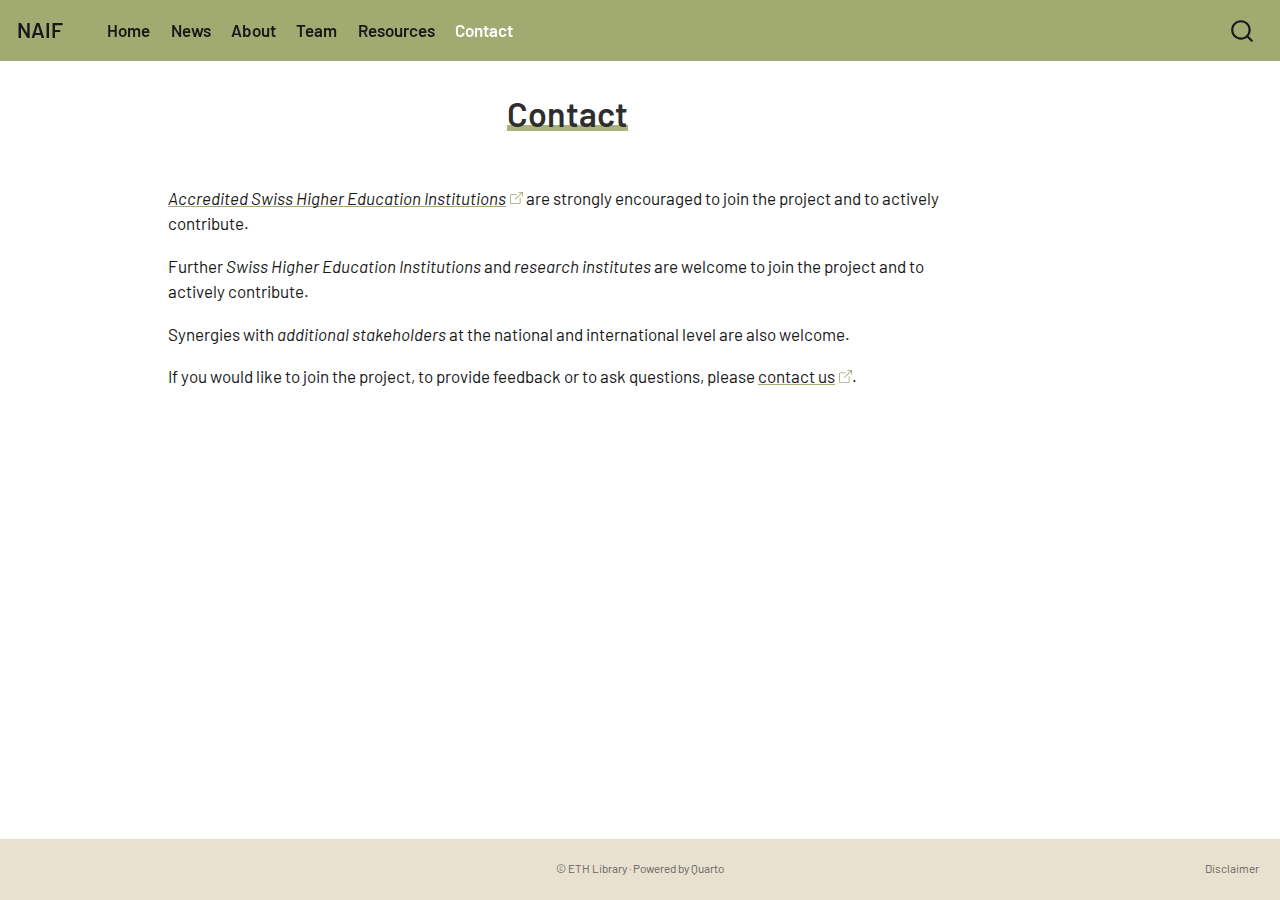
<file: contact.html>
<!DOCTYPE html>
<html xmlns="http://www.w3.org/1999/xhtml" lang="en" xml:lang="en"><head>

<meta charset="utf-8">
<meta name="generator" content="quarto-1.3.310">

<meta name="viewport" content="width=device-width, initial-scale=1.0, user-scalable=yes">


<title>NAIF - Contact</title>
<style>
code{white-space: pre-wrap;}
span.smallcaps{font-variant: small-caps;}
div.columns{display: flex; gap: min(4vw, 1.5em);}
div.column{flex: auto; overflow-x: auto;}
div.hanging-indent{margin-left: 1.5em; text-indent: -1.5em;}
ul.task-list{list-style: none;}
ul.task-list li input[type="checkbox"] {
  width: 0.8em;
  margin: 0 0.8em 0.2em -1em; /* quarto-specific, see https://github.com/quarto-dev/quarto-cli/issues/4556 */ 
  vertical-align: middle;
}
</style>


<script src="site_libs/quarto-nav/quarto-nav.js"></script>
<script src="site_libs/clipboard/clipboard.min.js"></script>
<script src="site_libs/quarto-search/autocomplete.umd.js"></script>
<script src="site_libs/quarto-search/fuse.min.js"></script>
<script src="site_libs/quarto-search/quarto-search.js"></script>
<meta name="quarto:offset" content="./">
<script src="site_libs/quarto-html/quarto.js"></script>
<script src="site_libs/quarto-html/popper.min.js"></script>
<script src="site_libs/quarto-html/tippy.umd.min.js"></script>
<link href="site_libs/quarto-html/tippy.css" rel="stylesheet">
<link href="site_libs/quarto-html/quarto-syntax-highlighting.css" rel="stylesheet" id="quarto-text-highlighting-styles">
<script src="site_libs/bootstrap/bootstrap.min.js"></script>
<link href="site_libs/bootstrap/bootstrap-icons.css" rel="stylesheet">
<link href="site_libs/bootstrap/bootstrap.min.css" rel="stylesheet" id="quarto-bootstrap" data-mode="light">
<script id="quarto-search-options" type="application/json">{
  "location": "navbar",
  "copy-button": false,
  "collapse-after": 3,
  "panel-placement": "end",
  "type": "overlay",
  "limit": 20,
  "language": {
    "search-no-results-text": "No results",
    "search-matching-documents-text": "matching documents",
    "search-copy-link-title": "Copy link to search",
    "search-hide-matches-text": "Hide additional matches",
    "search-more-match-text": "more match in this document",
    "search-more-matches-text": "more matches in this document",
    "search-clear-button-title": "Clear",
    "search-detached-cancel-button-title": "Cancel",
    "search-submit-button-title": "Submit"
  }
}</script>
<style>html{ scroll-behavior: smooth; }</style>


<link rel="stylesheet" href="styles.css">
</head>

<body class="nav-fixed">

<div id="quarto-search-results"></div>
  <header id="quarto-header" class="headroom fixed-top">
    <nav class="navbar navbar-expand-lg navbar-dark ">
      <div class="navbar-container container-fluid">
      <div class="navbar-brand-container">
    <a class="navbar-brand" href="./index.html">
    <span class="navbar-title">NAIF</span>
    </a>
  </div>
            <div id="quarto-search" class="" title="Search"></div>
          <button class="navbar-toggler" type="button" data-bs-toggle="collapse" data-bs-target="#navbarCollapse" aria-controls="navbarCollapse" aria-expanded="false" aria-label="Toggle navigation" onclick="if (window.quartoToggleHeadroom) { window.quartoToggleHeadroom(); }">
  <span class="navbar-toggler-icon"></span>
</button>
          <div class="collapse navbar-collapse" id="navbarCollapse">
            <ul class="navbar-nav navbar-nav-scroll me-auto">
  <li class="nav-item">
    <a class="nav-link" href="./index.html" rel="" target="">
 <span class="menu-text">Home</span></a>
  </li>  
  <li class="nav-item">
    <a class="nav-link" href="./news.html" rel="" target="">
 <span class="menu-text">News</span></a>
  </li>  
  <li class="nav-item">
    <a class="nav-link" href="./about.html" rel="" target="">
 <span class="menu-text">About</span></a>
  </li>  
  <li class="nav-item">
    <a class="nav-link" href="./team.html" rel="" target="">
 <span class="menu-text">Team</span></a>
  </li>  
  <li class="nav-item">
    <a class="nav-link" href="./resources.html" rel="" target="">
 <span class="menu-text">Resources</span></a>
  </li>  
  <li class="nav-item">
    <a class="nav-link active" href="./contact.html" rel="" target="" aria-current="page">
 <span class="menu-text">Contact</span></a>
  </li>  
</ul>
            <div class="quarto-navbar-tools ms-auto">
</div>
          </div> <!-- /navcollapse -->
      </div> <!-- /container-fluid -->
    </nav>
</header>
<!-- content -->
<div id="quarto-content" class="quarto-container page-columns page-rows-contents page-layout-article page-navbar">
<!-- sidebar -->
<!-- margin-sidebar -->
    <div id="quarto-margin-sidebar" class="sidebar margin-sidebar">
        
    </div>
<!-- main -->
<main class="content" id="quarto-document-content">

<header id="title-block-header" class="quarto-title-block default">
<div class="quarto-title">
<h1 class="title">Contact</h1>
</div>



<div class="quarto-title-meta">

    
  
    
  </div>
  

</header>

<p><em><a href="https://www.swissuniversities.ch/en/topics/studying/accredited-swiss-higher-education-institutions-1">Accredited Swiss Higher Education Institutions</a></em> are strongly encouraged to join the project and to actively contribute.</p>
<p>Further <em>Swiss Higher Education Institutions</em> and <em>research institutes</em> are welcome to join the project and to actively contribute.</p>
<p>Synergies with <em>additional stakeholders</em> at the national and international level are also welcome.</p>
<p>If you would like to join the project, to provide feedback or to ask questions, please <a href="mailto:naif@library.ethz.ch" class="email">contact us</a>.</p>



</main> <!-- /main -->
<!-- Matomo -->
<script>
  var _paq = window._paq = window._paq || [];
  /* tracker methods like "setCustomDimension" should be called before "trackPageView" */
  _paq.push(['trackPageView']);
  _paq.push(['enableLinkTracking']);
  (function() {
    var u="https://library-ethz.opsone-analytics.ch/";
    _paq.push(['setTrackerUrl', u+'matomo.php']);
    _paq.push(['setSiteId', '81']);
    var d=document, g=d.createElement('script'), s=d.getElementsByTagName('script')[0];
    g.async=true; g.src=u+'matomo.js'; s.parentNode.insertBefore(g,s);
  })();
</script>
<!-- End Matomo Code -->
<script id="quarto-html-after-body" type="application/javascript">
window.document.addEventListener("DOMContentLoaded", function (event) {
  const toggleBodyColorMode = (bsSheetEl) => {
    const mode = bsSheetEl.getAttribute("data-mode");
    const bodyEl = window.document.querySelector("body");
    if (mode === "dark") {
      bodyEl.classList.add("quarto-dark");
      bodyEl.classList.remove("quarto-light");
    } else {
      bodyEl.classList.add("quarto-light");
      bodyEl.classList.remove("quarto-dark");
    }
  }
  const toggleBodyColorPrimary = () => {
    const bsSheetEl = window.document.querySelector("link#quarto-bootstrap");
    if (bsSheetEl) {
      toggleBodyColorMode(bsSheetEl);
    }
  }
  toggleBodyColorPrimary();  
  const isCodeAnnotation = (el) => {
    for (const clz of el.classList) {
      if (clz.startsWith('code-annotation-')) {                     
        return true;
      }
    }
    return false;
  }
  const clipboard = new window.ClipboardJS('.code-copy-button', {
    text: function(trigger) {
      const codeEl = trigger.previousElementSibling.cloneNode(true);
      for (const childEl of codeEl.children) {
        if (isCodeAnnotation(childEl)) {
          childEl.remove();
        }
      }
      return codeEl.innerText;
    }
  });
  clipboard.on('success', function(e) {
    // button target
    const button = e.trigger;
    // don't keep focus
    button.blur();
    // flash "checked"
    button.classList.add('code-copy-button-checked');
    var currentTitle = button.getAttribute("title");
    button.setAttribute("title", "Copied!");
    let tooltip;
    if (window.bootstrap) {
      button.setAttribute("data-bs-toggle", "tooltip");
      button.setAttribute("data-bs-placement", "left");
      button.setAttribute("data-bs-title", "Copied!");
      tooltip = new bootstrap.Tooltip(button, 
        { trigger: "manual", 
          customClass: "code-copy-button-tooltip",
          offset: [0, -8]});
      tooltip.show();    
    }
    setTimeout(function() {
      if (tooltip) {
        tooltip.hide();
        button.removeAttribute("data-bs-title");
        button.removeAttribute("data-bs-toggle");
        button.removeAttribute("data-bs-placement");
      }
      button.setAttribute("title", currentTitle);
      button.classList.remove('code-copy-button-checked');
    }, 1000);
    // clear code selection
    e.clearSelection();
  });
  function tippyHover(el, contentFn) {
    const config = {
      allowHTML: true,
      content: contentFn,
      maxWidth: 500,
      delay: 100,
      arrow: false,
      appendTo: function(el) {
          return el.parentElement;
      },
      interactive: true,
      interactiveBorder: 10,
      theme: 'quarto',
      placement: 'bottom-start'
    };
    window.tippy(el, config); 
  }
  const noterefs = window.document.querySelectorAll('a[role="doc-noteref"]');
  for (var i=0; i<noterefs.length; i++) {
    const ref = noterefs[i];
    tippyHover(ref, function() {
      // use id or data attribute instead here
      let href = ref.getAttribute('data-footnote-href') || ref.getAttribute('href');
      try { href = new URL(href).hash; } catch {}
      const id = href.replace(/^#\/?/, "");
      const note = window.document.getElementById(id);
      return note.innerHTML;
    });
  }
      let selectedAnnoteEl;
      const selectorForAnnotation = ( cell, annotation) => {
        let cellAttr = 'data-code-cell="' + cell + '"';
        let lineAttr = 'data-code-annotation="' +  annotation + '"';
        const selector = 'span[' + cellAttr + '][' + lineAttr + ']';
        return selector;
      }
      const selectCodeLines = (annoteEl) => {
        const doc = window.document;
        const targetCell = annoteEl.getAttribute("data-target-cell");
        const targetAnnotation = annoteEl.getAttribute("data-target-annotation");
        const annoteSpan = window.document.querySelector(selectorForAnnotation(targetCell, targetAnnotation));
        const lines = annoteSpan.getAttribute("data-code-lines").split(",");
        const lineIds = lines.map((line) => {
          return targetCell + "-" + line;
        })
        let top = null;
        let height = null;
        let parent = null;
        if (lineIds.length > 0) {
            //compute the position of the single el (top and bottom and make a div)
            const el = window.document.getElementById(lineIds[0]);
            top = el.offsetTop;
            height = el.offsetHeight;
            parent = el.parentElement.parentElement;
          if (lineIds.length > 1) {
            const lastEl = window.document.getElementById(lineIds[lineIds.length - 1]);
            const bottom = lastEl.offsetTop + lastEl.offsetHeight;
            height = bottom - top;
          }
          if (top !== null && height !== null && parent !== null) {
            // cook up a div (if necessary) and position it 
            let div = window.document.getElementById("code-annotation-line-highlight");
            if (div === null) {
              div = window.document.createElement("div");
              div.setAttribute("id", "code-annotation-line-highlight");
              div.style.position = 'absolute';
              parent.appendChild(div);
            }
            div.style.top = top - 2 + "px";
            div.style.height = height + 4 + "px";
            let gutterDiv = window.document.getElementById("code-annotation-line-highlight-gutter");
            if (gutterDiv === null) {
              gutterDiv = window.document.createElement("div");
              gutterDiv.setAttribute("id", "code-annotation-line-highlight-gutter");
              gutterDiv.style.position = 'absolute';
              const codeCell = window.document.getElementById(targetCell);
              const gutter = codeCell.querySelector('.code-annotation-gutter');
              gutter.appendChild(gutterDiv);
            }
            gutterDiv.style.top = top - 2 + "px";
            gutterDiv.style.height = height + 4 + "px";
          }
          selectedAnnoteEl = annoteEl;
        }
      };
      const unselectCodeLines = () => {
        const elementsIds = ["code-annotation-line-highlight", "code-annotation-line-highlight-gutter"];
        elementsIds.forEach((elId) => {
          const div = window.document.getElementById(elId);
          if (div) {
            div.remove();
          }
        });
        selectedAnnoteEl = undefined;
      };
      // Attach click handler to the DT
      const annoteDls = window.document.querySelectorAll('dt[data-target-cell]');
      for (const annoteDlNode of annoteDls) {
        annoteDlNode.addEventListener('click', (event) => {
          const clickedEl = event.target;
          if (clickedEl !== selectedAnnoteEl) {
            unselectCodeLines();
            const activeEl = window.document.querySelector('dt[data-target-cell].code-annotation-active');
            if (activeEl) {
              activeEl.classList.remove('code-annotation-active');
            }
            selectCodeLines(clickedEl);
            clickedEl.classList.add('code-annotation-active');
          } else {
            // Unselect the line
            unselectCodeLines();
            clickedEl.classList.remove('code-annotation-active');
          }
        });
      }
  const findCites = (el) => {
    const parentEl = el.parentElement;
    if (parentEl) {
      const cites = parentEl.dataset.cites;
      if (cites) {
        return {
          el,
          cites: cites.split(' ')
        };
      } else {
        return findCites(el.parentElement)
      }
    } else {
      return undefined;
    }
  };
  var bibliorefs = window.document.querySelectorAll('a[role="doc-biblioref"]');
  for (var i=0; i<bibliorefs.length; i++) {
    const ref = bibliorefs[i];
    const citeInfo = findCites(ref);
    if (citeInfo) {
      tippyHover(citeInfo.el, function() {
        var popup = window.document.createElement('div');
        citeInfo.cites.forEach(function(cite) {
          var citeDiv = window.document.createElement('div');
          citeDiv.classList.add('hanging-indent');
          citeDiv.classList.add('csl-entry');
          var biblioDiv = window.document.getElementById('ref-' + cite);
          if (biblioDiv) {
            citeDiv.innerHTML = biblioDiv.innerHTML;
          }
          popup.appendChild(citeDiv);
        });
        return popup.innerHTML;
      });
    }
  }
    var localhostRegex = new RegExp(/^(?:http|https):\/\/localhost\:?[0-9]*\//);
      var filterRegex = new RegExp("https:\/\/eth-library\.github\.io\/naif\/");
    var isInternal = (href) => {
        return filterRegex.test(href) || localhostRegex.test(href);
    }
    // Inspect non-navigation links and adorn them if external
 	var links = window.document.querySelectorAll('a[href]:not(.nav-link):not(.navbar-brand):not(.toc-action):not(.sidebar-link):not(.sidebar-item-toggle):not(.pagination-link):not(.no-external):not([aria-hidden]):not(.dropdown-item)');
    for (var i=0; i<links.length; i++) {
      const link = links[i];
      if (!isInternal(link.href)) {
          // target, if specified
          link.setAttribute("target", "_blank");
          // default icon
          link.classList.add("external");
      }
    }
});
</script>
</div> <!-- /content -->
<footer class="footer">
  <div class="nav-footer">
    <div class="nav-footer-left">
      &nbsp;
    </div>   
    <div class="nav-footer-center">
      <ul class="footer-items list-unstyled">
    <li class="nav-item">
 © ETH Library · Powered by Quarto
  </li>  
</ul>
    </div>
    <div class="nav-footer-right">
      <ul class="footer-items list-unstyled">
    <li class="nav-item">
    <a class="nav-link" href="./disclaimer.html">Disclaimer</a>
  </li>  
</ul>
    </div>
  </div>
</footer>



<script src="site_libs/quarto-html/zenscroll-min.js"></script>
</body></html>
</file>
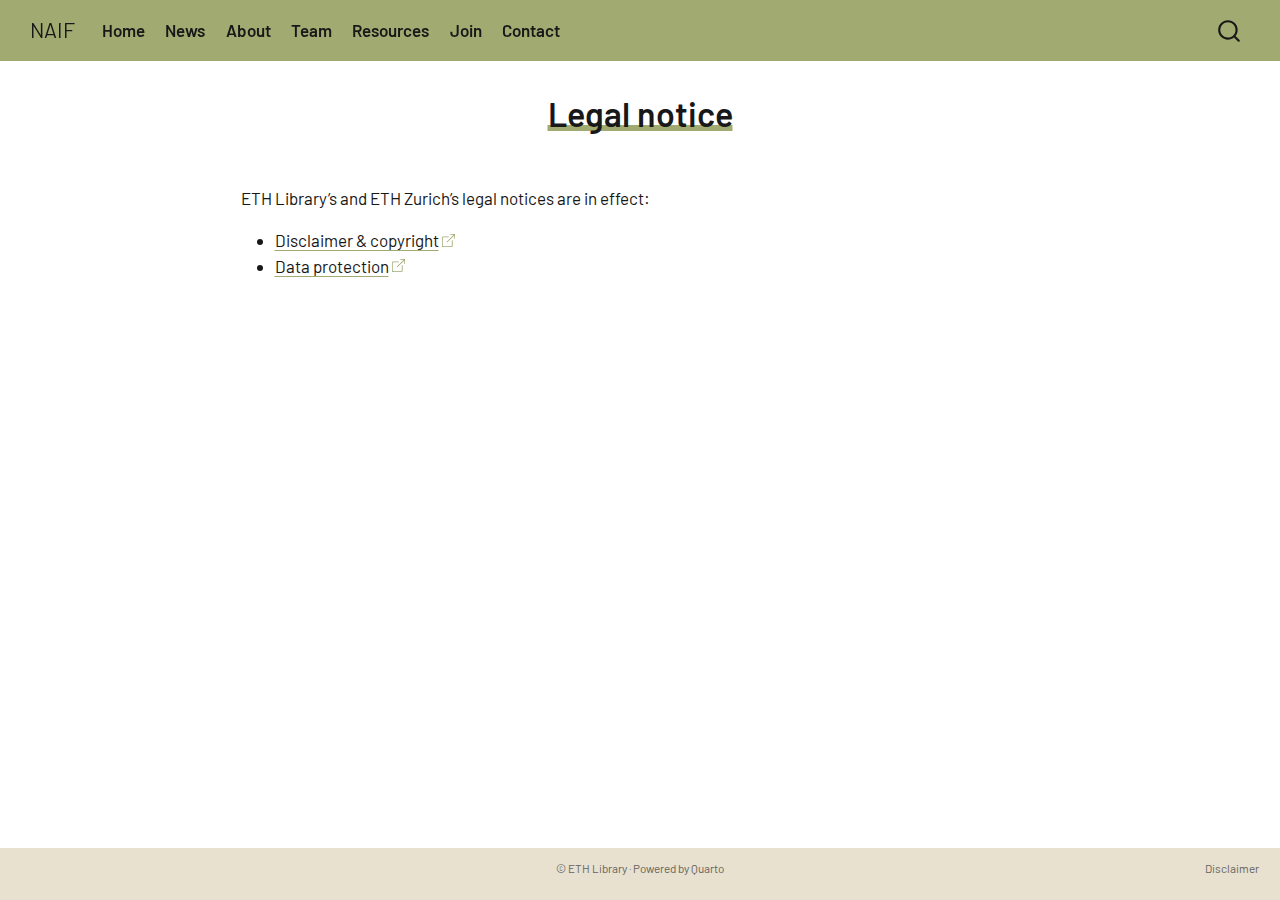
<file: disclaimer.html>
<!DOCTYPE html><html xmlns="http://www.w3.org/1999/xhtml" lang="en" xml:lang="en"><head><meta charset="utf-8"><style>:where(img[jampack-sized]){max-width:100%;height:auto}</style>


<meta name="generator" content="quarto-1.8.27">

<meta name="viewport" content="width=device-width,initial-scale=1,user-scalable=yes">


<title>Legal notice – NAIF</title>
<style>code{white-space:pre-wrap}span.smallcaps{font-variant:small-caps}div.columns{gap:min(4vw,1.5em);display:flex}div.column{flex:auto;overflow-x:auto}div.hanging-indent{text-indent:-1.5em;margin-left:1.5em}ul.task-list{list-style:none}ul.task-list li input[type=checkbox]{vertical-align:middle;width:.8em;margin:0 .8em .2em -1em}</style>


<script src="site_libs/quarto-nav/quarto-nav.js"></script>
<script src="site_libs/clipboard/clipboard.min.js"></script>
<script src="site_libs/quarto-search/autocomplete.umd.js"></script>
<script src="site_libs/quarto-search/fuse.min.js"></script>
<script src="site_libs/quarto-search/quarto-search.js"></script>
<meta name="quarto:offset" content="./">
<script src="site_libs/quarto-html/quarto.js" type="module"></script>
<script src="site_libs/quarto-html/tabsets/tabsets.js" type="module"></script>
<script src="site_libs/quarto-html/axe/axe-check.js" type="module"></script>
<script src="site_libs/quarto-html/popper.min.js"></script>
<script src="site_libs/quarto-html/tippy.umd.min.js"></script>
<link href="site_libs/quarto-html/tippy.css" rel="stylesheet">
<link href="site_libs/quarto-html/quarto-syntax-highlighting-ed96de9b727972fe78a7b5d16c58bf87.css" rel="stylesheet" id="quarto-text-highlighting-styles">
<script src="site_libs/bootstrap/bootstrap.min.js"></script>
<link href="site_libs/bootstrap/bootstrap-icons.css" rel="stylesheet">
<link href="site_libs/bootstrap/bootstrap-51610781471d5f7034dbc84847b47eb9.min.css" rel="stylesheet" append-hash="true" id="quarto-bootstrap" data-mode="light">
<script id="quarto-search-options" type="application/json">{
  "location": "navbar",
  "copy-button": false,
  "collapse-after": 3,
  "panel-placement": "end",
  "type": "overlay",
  "limit": 50,
  "keyboard-shortcut": [
    "f",
    "/",
    "s"
  ],
  "show-item-context": false,
  "language": {
    "search-no-results-text": "No results",
    "search-matching-documents-text": "matching documents",
    "search-copy-link-title": "Copy link to search",
    "search-hide-matches-text": "Hide additional matches",
    "search-more-match-text": "more match in this document",
    "search-more-matches-text": "more matches in this document",
    "search-clear-button-title": "Clear",
    "search-text-placeholder": "",
    "search-detached-cancel-button-title": "Cancel",
    "search-submit-button-title": "Submit",
    "search-label": "Search"
  }
}</script>
<style>html{scroll-behavior:smooth}</style>


<link rel="stylesheet" href="styles.css">
</head>

<body class="fullcontent nav-fixed quarto-light">

<div id="quarto-search-results"></div>
  <header id="quarto-header" class="fixed-top headroom">
    <nav class="navbar navbar-expand-lg" data-bs-theme="dark">
      <div class="container-fluid navbar-container">
      <div class="mx-auto navbar-brand-container">
    <a class="navbar-brand" href="./index.html">
    <span class="navbar-title">NAIF</span>
    </a>
  </div>
            <div id="quarto-search" class="" title="Search"></div>
          <button class="navbar-toggler" type="button" data-bs-toggle="collapse" data-bs-target="#navbarCollapse" aria-controls="navbarCollapse" role="menu" aria-expanded="false" aria-label="Toggle navigation" onclick="window.quartoToggleHeadroom&&window.quartoToggleHeadroom();
">
  <span class="navbar-toggler-icon"></span>
</button>
          <div class="collapse navbar-collapse" id="navbarCollapse">
            <ul class="me-auto navbar-nav navbar-nav-scroll">
  <li class="nav-item">
    <a class="nav-link" href="./index.html"> 
<span class="menu-text">Home</span></a>
  </li>  
  <li class="nav-item">
    <a class="nav-link" href="./news.html"> 
<span class="menu-text">News</span></a>
  </li>  
  <li class="nav-item">
    <a class="nav-link" href="./about.html"> 
<span class="menu-text">About</span></a>
  </li>  
  <li class="nav-item">
    <a class="nav-link" href="./team.html"> 
<span class="menu-text">Team</span></a>
  </li>  
  <li class="nav-item">
    <a class="nav-link" href="./resources.html"> 
<span class="menu-text">Resources</span></a>
  </li>  
  <li class="nav-item">
    <a class="nav-link" href="./join.html"> 
<span class="menu-text">Join</span></a>
  </li>  
  <li class="nav-item">
    <a class="nav-link" href="./contact.html"> 
<span class="menu-text">Contact</span></a>
  </li>  
</ul>
          </div> <!-- /navcollapse -->
            <div class="quarto-navbar-tools">
</div>
      </div> <!-- /container-fluid -->
    </nav>
</header>
<!-- content -->
<div id="quarto-content" class="page-columns page-layout-article page-navbar page-rows-contents quarto-container">
<!-- sidebar -->
<!-- margin-sidebar -->
    
<!-- main -->
<main class="content" id="quarto-document-content">

<header id="title-block-header" class="default quarto-title-block">
<div class="quarto-title">
<h1 class="title">Legal notice</h1>
</div>



<div class="quarto-title-meta">

    
  
    
  </div>
  


</header>


<p>ETH Library’s and ETH Zurich’s legal notices are in effect:</p>
<ul>
<li><a href="https://library.ethz.ch/en/footer/disclaimer-copyright.html">Disclaimer &amp; copyright</a><br>
</li>
<li><a href="https://ethz.ch/en/footer/data-protection.html">Data protection</a></li>
</ul>



</main> <!-- /main -->
<!-- Matomo -->
<script>var _paq=window._paq=window._paq||[];_paq.push(["trackPageView"]),_paq.push(["enableLinkTracking"]),function(){var a="https://library-ethz.opsone-analytics.ch/";_paq.push(["setTrackerUrl",a+"matomo.php"]),_paq.push(["setSiteId","81"]);var t=document,e=t.createElement("script"),r=t.getElementsByTagName("script")[0];e.async=!0,e.src=a+"matomo.js",r.parentNode.insertBefore(e,r)}();
</script>
<!-- End Matomo Code -->
<script id="quarto-html-after-body" type="application/javascript">window.document.addEventListener("DOMContentLoaded",function(D){const S=o=>{for(const t of o.classList)if(t.startsWith("code-annotation-"))return!0;return!1},w=function(o){const t=o.trigger;t.blur(),t.classList.add("code-copy-button-checked");var e=t.getAttribute("title");t.setAttribute("title","Copied!");let n;window.bootstrap&&(t.setAttribute("data-bs-toggle","tooltip"),t.setAttribute("data-bs-placement","left"),t.setAttribute("data-bs-title","Copied!"),n=new bootstrap.Tooltip(t,{trigger:"manual",customClass:"code-copy-button-tooltip",offset:[0,-8]}),n.show()),setTimeout(function(){n&&(n.hide(),t.removeAttribute("data-bs-title"),t.removeAttribute("data-bs-toggle"),t.removeAttribute("data-bs-placement")),t.setAttribute("title",e),t.classList.remove("code-copy-button-checked")},1e3),o.clearSelection()},b=function(o){const e=o.parentElement.cloneNode(!0).querySelector("code");for(const n of e.children)S(n)&&n.remove();return e.innerText};new window.ClipboardJS(".code-copy-button:not([data-in-quarto-modal])",{text:b}).on("success",w),window.document.getElementById("quarto-embedded-source-code-modal")&&new window.ClipboardJS(".code-copy-button[data-in-quarto-modal]",{text:b,container:window.document.getElementById("quarto-embedded-source-code-modal")}).on("success",w);for(var T=new RegExp(/^(?:http|https):\/\/localhost\:?[0-9]*\//),M=new RegExp(/^mailto:/),q=new RegExp("/"+window.location.host+"/"),I=o=>q.test(o)||T.test(o)||M.test(o),y=window.document.querySelectorAll("a[href]:not(.nav-link):not(.navbar-brand):not(.toc-action):not(.sidebar-link):not(.sidebar-item-toggle):not(.pagination-link):not(.no-external):not([aria-hidden]):not(.dropdown-item):not(.quarto-navigation-tool):not(.about-link)"),r=0;r<y.length;r++){const o=y[r];I(o.href)||(o.dataset.originalHref!==void 0&&(o.href=o.dataset.originalHref),o.setAttribute("target","_blank"),o.getAttribute("rel")===null&&o.setAttribute("rel","noopener"),o.classList.add("external"))}function p(o,t,e,n){const i={allowHTML:!0,maxWidth:500,delay:100,arrow:!1,appendTo:function(l){return l.parentElement},interactive:!0,interactiveBorder:10,theme:"quarto",placement:"bottom-start"};t&&(i.content=t),e&&(i.onTrigger=e),n&&(i.onUntrigger=n),window.tippy(o,i)}const v=window.document.querySelectorAll('a[role="doc-noteref"]');for(var r=0;r<v.length;r++){const t=v[r];p(t,function(){let e=t.getAttribute("data-footnote-href")||t.getAttribute("href");try{e=new URL(e).hash}catch{}const n=e.replace(/^#\/?/,""),i=window.document.getElementById(n);return i?i.innerHTML:""})}const E=window.document.querySelectorAll("a.quarto-xref"),g=(o,t)=>{const e=n=>{if(n.classList.remove("page-full","page-columns"),n.children)for(const i of n.children)e(i)};if(e(t),o===null||o.startsWith("sec-")){const n=document.createElement("div");if(t.children&&t.children.length>2){n.appendChild(t.children[0].cloneNode(!0));for(let i=1;i<t.children.length;i++){const l=t.children[i];if(!(l.tagName==="P"&&l.innerText==="")){n.appendChild(l.cloneNode(!0));break}}return window.Quarto?.typesetMath&&window.Quarto.typesetMath(n),n.innerHTML}else return window.Quarto?.typesetMath&&window.Quarto.typesetMath(t),t.innerHTML}else{const n=t.querySelector("a.anchorjs-link");return n&&n.remove(),window.Quarto?.typesetMath&&window.Quarto.typesetMath(t),t.classList.contains("callout")?t.outerHTML:t.innerHTML}};for(var r=0;r<E.length;r++){const t=E[r];p(t,void 0,function(e){e.disable();let n=t.getAttribute("href"),i;if(n.startsWith("#"))i=n;else try{i=new URL(n).hash}catch{}if(i){const l=i.replace(/^#\/?/,""),c=window.document.getElementById(l);if(c!==null)try{const s=g(l,c.cloneNode(!0));e.setContent(s)}finally{e.enable(),e.show()}else fetch(n.split("#")[0]).then(s=>s.text()).then(s=>{const u=new DOMParser().parseFromString(s,"text/html").getElementById(l);if(u!==null){const a=g(l,u);e.setContent(a)}}).finally(()=>{e.enable(),e.show()})}else fetch(n).then(l=>l.text()).then(l=>{const d=new DOMParser().parseFromString(l,"text/html").querySelector("main.content");if(d!==null){d.children.length>0&&d.children[0].tagName==="HEADER"&&d.children[0].remove();const h=g(null,d);e.setContent(h)}}).finally(()=>{e.enable(),e.show()})},function(e){})}let m;const H=(o,t)=>{let e='data-code-cell="'+o+'"',n='data-code-annotation="'+t+'"';return"span["+e+"]["+n+"]"},A=o=>{const t=window.document,e=o.getAttribute("data-target-cell"),n=o.getAttribute("data-target-annotation"),c=window.document.querySelector(H(e,n)).getAttribute("data-code-lines").split(",").map(u=>e+"-"+u);let s=null,d=null,h=null;if(c.length>0){const u=window.document.getElementById(c[0]);if(s=u.offsetTop,d=u.offsetHeight,h=u.parentElement.parentElement,c.length>1){const a=window.document.getElementById(c[c.length-1]);d=a.offsetTop+a.offsetHeight-s}if(s!==null&&d!==null&&h!==null){let a=window.document.getElementById("code-annotation-line-highlight");a===null&&(a=window.document.createElement("div"),a.setAttribute("id","code-annotation-line-highlight"),a.style.position="absolute",h.appendChild(a)),a.style.top=s-2+"px",a.style.height=d+4+"px",a.style.left=0;let f=window.document.getElementById("code-annotation-line-highlight-gutter");f===null&&(f=window.document.createElement("div"),f.setAttribute("id","code-annotation-line-highlight-gutter"),f.style.position="absolute",window.document.getElementById(e).querySelector(".code-annotation-gutter").appendChild(f)),f.style.top=s-2+"px",f.style.height=d+4+"px"}m=o}},L=()=>{["code-annotation-line-highlight","code-annotation-line-highlight-gutter"].forEach(t=>{const e=window.document.getElementById(t);e&&e.remove()}),m=void 0};window.addEventListener("resize",k(()=>{elRect=void 0,m&&A(m)},10));function k(o,t){let e=!1,n;return(...i)=>{e?(n&&clearTimeout(n),n=setTimeout(()=>{o.apply(this,i),n=e=!1},t)):(o.apply(this,i),e=!0)}}const B=window.document.querySelectorAll("dt[data-target-cell]");for(const o of B)o.addEventListener("click",t=>{const e=t.target;if(e!==m){L();const n=window.document.querySelector("dt[data-target-cell].code-annotation-active");n&&n.classList.remove("code-annotation-active"),A(e),e.classList.add("code-annotation-active")}else L(),e.classList.remove("code-annotation-active")});const x=o=>{const t=o.parentElement;if(t){const e=t.dataset.cites;return e?{el:o,cites:e.split(" ")}:x(o.parentElement)}else return};for(var C=window.document.querySelectorAll('a[role="doc-biblioref"]'),r=0;r<C.length;r++){const t=C[r],e=x(t);e&&p(e.el,function(){var n=window.document.createElement("div");return e.cites.forEach(function(i){var l=window.document.createElement("div");l.classList.add("hanging-indent"),l.classList.add("csl-entry");var c=window.document.getElementById("ref-"+i);c&&(l.innerHTML=c.innerHTML),n.appendChild(l)}),n.innerHTML})}});
</script>
</div> <!-- /content -->
<footer class="footer">
  <div class="nav-footer">
    <div class="nav-footer-left">
      &nbsp;
    </div>   
    <div class="nav-footer-center">
      <ul class="footer-items list-unstyled">
    <li class="nav-item">
 © ETH Library · Powered by Quarto
  </li>  
</ul>
    </div>
    <div class="nav-footer-right">
      <ul class="footer-items list-unstyled">
    <li class="nav-item">
    <a class="nav-link active" href="./disclaimer.html" aria-current="page">
<p>Disclaimer</p>
</a>
  </li>  
</ul>
    </div>
  </div>
</footer>




<script src="site_libs/quarto-html/zenscroll-min.js"></script>
</body></html>
</file>
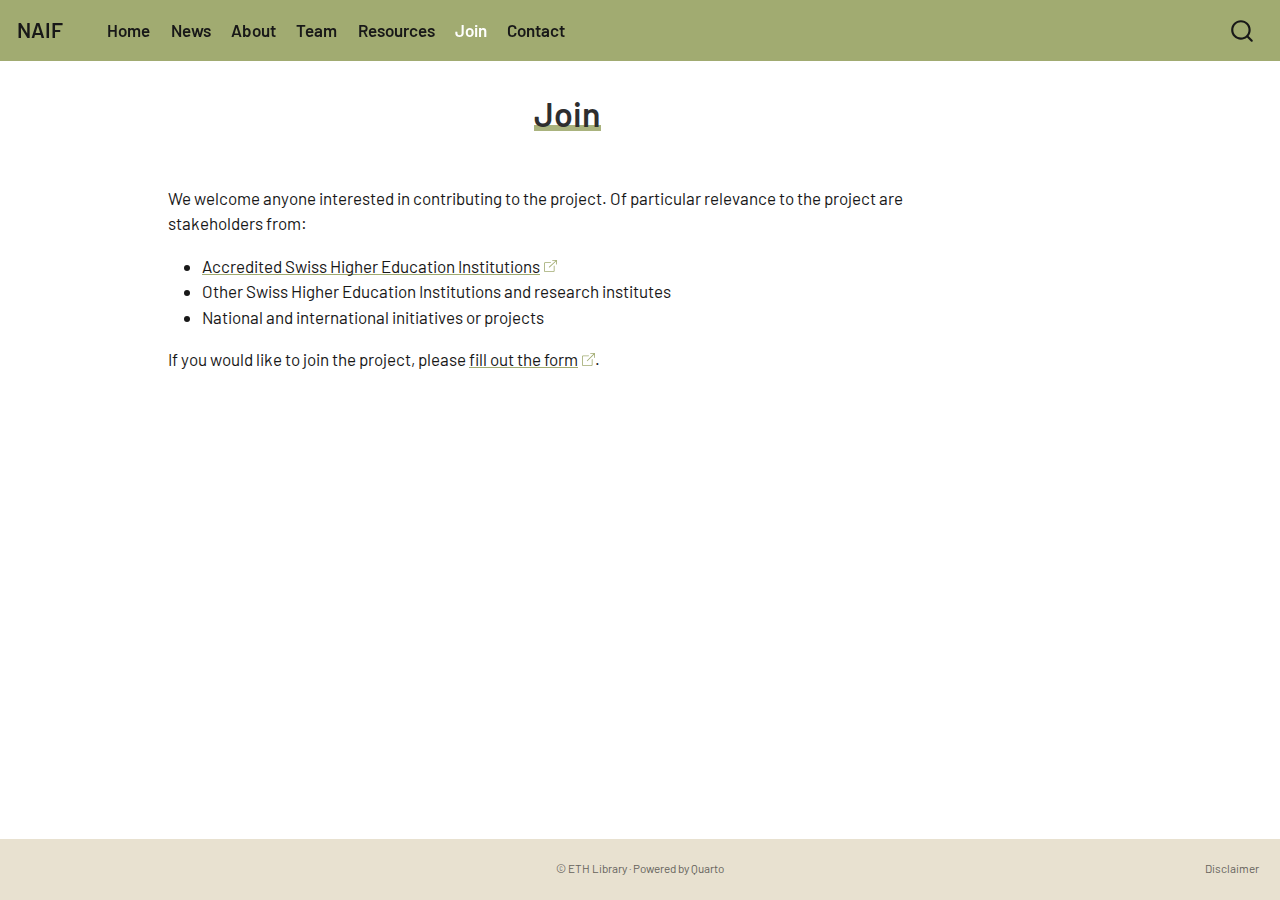
<file: join.html>
<!DOCTYPE html>
<html xmlns="http://www.w3.org/1999/xhtml" lang="en" xml:lang="en"><head>

<meta charset="utf-8">
<meta name="generator" content="quarto-1.3.310">

<meta name="viewport" content="width=device-width, initial-scale=1.0, user-scalable=yes">


<title>NAIF - Join</title>
<style>
code{white-space: pre-wrap;}
span.smallcaps{font-variant: small-caps;}
div.columns{display: flex; gap: min(4vw, 1.5em);}
div.column{flex: auto; overflow-x: auto;}
div.hanging-indent{margin-left: 1.5em; text-indent: -1.5em;}
ul.task-list{list-style: none;}
ul.task-list li input[type="checkbox"] {
  width: 0.8em;
  margin: 0 0.8em 0.2em -1em; /* quarto-specific, see https://github.com/quarto-dev/quarto-cli/issues/4556 */ 
  vertical-align: middle;
}
</style>


<script src="site_libs/quarto-nav/quarto-nav.js"></script>
<script src="site_libs/clipboard/clipboard.min.js"></script>
<script src="site_libs/quarto-search/autocomplete.umd.js"></script>
<script src="site_libs/quarto-search/fuse.min.js"></script>
<script src="site_libs/quarto-search/quarto-search.js"></script>
<meta name="quarto:offset" content="./">
<script src="site_libs/quarto-html/quarto.js"></script>
<script src="site_libs/quarto-html/popper.min.js"></script>
<script src="site_libs/quarto-html/tippy.umd.min.js"></script>
<link href="site_libs/quarto-html/tippy.css" rel="stylesheet">
<link href="site_libs/quarto-html/quarto-syntax-highlighting.css" rel="stylesheet" id="quarto-text-highlighting-styles">
<script src="site_libs/bootstrap/bootstrap.min.js"></script>
<link href="site_libs/bootstrap/bootstrap-icons.css" rel="stylesheet">
<link href="site_libs/bootstrap/bootstrap.min.css" rel="stylesheet" id="quarto-bootstrap" data-mode="light">
<script id="quarto-search-options" type="application/json">{
  "location": "navbar",
  "copy-button": false,
  "collapse-after": 3,
  "panel-placement": "end",
  "type": "overlay",
  "limit": 20,
  "language": {
    "search-no-results-text": "No results",
    "search-matching-documents-text": "matching documents",
    "search-copy-link-title": "Copy link to search",
    "search-hide-matches-text": "Hide additional matches",
    "search-more-match-text": "more match in this document",
    "search-more-matches-text": "more matches in this document",
    "search-clear-button-title": "Clear",
    "search-detached-cancel-button-title": "Cancel",
    "search-submit-button-title": "Submit"
  }
}</script>
<style>html{ scroll-behavior: smooth; }</style>


<link rel="stylesheet" href="styles.css">
</head>

<body class="nav-fixed">

<div id="quarto-search-results"></div>
  <header id="quarto-header" class="headroom fixed-top">
    <nav class="navbar navbar-expand-lg navbar-dark ">
      <div class="navbar-container container-fluid">
      <div class="navbar-brand-container">
    <a class="navbar-brand" href="./index.html">
    <span class="navbar-title">NAIF</span>
    </a>
  </div>
            <div id="quarto-search" class="" title="Search"></div>
          <button class="navbar-toggler" type="button" data-bs-toggle="collapse" data-bs-target="#navbarCollapse" aria-controls="navbarCollapse" aria-expanded="false" aria-label="Toggle navigation" onclick="if (window.quartoToggleHeadroom) { window.quartoToggleHeadroom(); }">
  <span class="navbar-toggler-icon"></span>
</button>
          <div class="collapse navbar-collapse" id="navbarCollapse">
            <ul class="navbar-nav navbar-nav-scroll me-auto">
  <li class="nav-item">
    <a class="nav-link" href="./index.html" rel="" target="">
 <span class="menu-text">Home</span></a>
  </li>  
  <li class="nav-item">
    <a class="nav-link" href="./news.html" rel="" target="">
 <span class="menu-text">News</span></a>
  </li>  
  <li class="nav-item">
    <a class="nav-link" href="./about.html" rel="" target="">
 <span class="menu-text">About</span></a>
  </li>  
  <li class="nav-item">
    <a class="nav-link" href="./team.html" rel="" target="">
 <span class="menu-text">Team</span></a>
  </li>  
  <li class="nav-item">
    <a class="nav-link" href="./resources.html" rel="" target="">
 <span class="menu-text">Resources</span></a>
  </li>  
  <li class="nav-item">
    <a class="nav-link active" href="./join.html" rel="" target="" aria-current="page">
 <span class="menu-text">Join</span></a>
  </li>  
  <li class="nav-item">
    <a class="nav-link" href="./contact.html" rel="" target="">
 <span class="menu-text">Contact</span></a>
  </li>  
</ul>
            <div class="quarto-navbar-tools ms-auto">
</div>
          </div> <!-- /navcollapse -->
      </div> <!-- /container-fluid -->
    </nav>
</header>
<!-- content -->
<div id="quarto-content" class="quarto-container page-columns page-rows-contents page-layout-article page-navbar">
<!-- sidebar -->
<!-- margin-sidebar -->
    <div id="quarto-margin-sidebar" class="sidebar margin-sidebar">
        
    </div>
<!-- main -->
<main class="content" id="quarto-document-content">

<header id="title-block-header" class="quarto-title-block default">
<div class="quarto-title">
<h1 class="title">Join</h1>
</div>



<div class="quarto-title-meta">

    
  
    
  </div>
  

</header>

<p>We welcome anyone interested in contributing to the project. Of particular relevance to the project are stakeholders from:</p>
<ul>
<li><a href="https://www.swissuniversities.ch/en/topics/studying/accredited-swiss-higher-education-institutions-1">Accredited Swiss Higher Education Institutions</a></li>
<li>Other Swiss Higher Education Institutions and research institutes</li>
<li>National and international initiatives or projects</li>
</ul>
<p>If you would like to join the project, please <a href="https://forms.gle/hAQwHaitKDZ3Cf846">fill out the form</a>.</p>



</main> <!-- /main -->
<!-- Matomo -->
<script>
  var _paq = window._paq = window._paq || [];
  /* tracker methods like "setCustomDimension" should be called before "trackPageView" */
  _paq.push(['trackPageView']);
  _paq.push(['enableLinkTracking']);
  (function() {
    var u="https://library-ethz.opsone-analytics.ch/";
    _paq.push(['setTrackerUrl', u+'matomo.php']);
    _paq.push(['setSiteId', '81']);
    var d=document, g=d.createElement('script'), s=d.getElementsByTagName('script')[0];
    g.async=true; g.src=u+'matomo.js'; s.parentNode.insertBefore(g,s);
  })();
</script>
<!-- End Matomo Code -->
<script id="quarto-html-after-body" type="application/javascript">
window.document.addEventListener("DOMContentLoaded", function (event) {
  const toggleBodyColorMode = (bsSheetEl) => {
    const mode = bsSheetEl.getAttribute("data-mode");
    const bodyEl = window.document.querySelector("body");
    if (mode === "dark") {
      bodyEl.classList.add("quarto-dark");
      bodyEl.classList.remove("quarto-light");
    } else {
      bodyEl.classList.add("quarto-light");
      bodyEl.classList.remove("quarto-dark");
    }
  }
  const toggleBodyColorPrimary = () => {
    const bsSheetEl = window.document.querySelector("link#quarto-bootstrap");
    if (bsSheetEl) {
      toggleBodyColorMode(bsSheetEl);
    }
  }
  toggleBodyColorPrimary();  
  const isCodeAnnotation = (el) => {
    for (const clz of el.classList) {
      if (clz.startsWith('code-annotation-')) {                     
        return true;
      }
    }
    return false;
  }
  const clipboard = new window.ClipboardJS('.code-copy-button', {
    text: function(trigger) {
      const codeEl = trigger.previousElementSibling.cloneNode(true);
      for (const childEl of codeEl.children) {
        if (isCodeAnnotation(childEl)) {
          childEl.remove();
        }
      }
      return codeEl.innerText;
    }
  });
  clipboard.on('success', function(e) {
    // button target
    const button = e.trigger;
    // don't keep focus
    button.blur();
    // flash "checked"
    button.classList.add('code-copy-button-checked');
    var currentTitle = button.getAttribute("title");
    button.setAttribute("title", "Copied!");
    let tooltip;
    if (window.bootstrap) {
      button.setAttribute("data-bs-toggle", "tooltip");
      button.setAttribute("data-bs-placement", "left");
      button.setAttribute("data-bs-title", "Copied!");
      tooltip = new bootstrap.Tooltip(button, 
        { trigger: "manual", 
          customClass: "code-copy-button-tooltip",
          offset: [0, -8]});
      tooltip.show();    
    }
    setTimeout(function() {
      if (tooltip) {
        tooltip.hide();
        button.removeAttribute("data-bs-title");
        button.removeAttribute("data-bs-toggle");
        button.removeAttribute("data-bs-placement");
      }
      button.setAttribute("title", currentTitle);
      button.classList.remove('code-copy-button-checked');
    }, 1000);
    // clear code selection
    e.clearSelection();
  });
  function tippyHover(el, contentFn) {
    const config = {
      allowHTML: true,
      content: contentFn,
      maxWidth: 500,
      delay: 100,
      arrow: false,
      appendTo: function(el) {
          return el.parentElement;
      },
      interactive: true,
      interactiveBorder: 10,
      theme: 'quarto',
      placement: 'bottom-start'
    };
    window.tippy(el, config); 
  }
  const noterefs = window.document.querySelectorAll('a[role="doc-noteref"]');
  for (var i=0; i<noterefs.length; i++) {
    const ref = noterefs[i];
    tippyHover(ref, function() {
      // use id or data attribute instead here
      let href = ref.getAttribute('data-footnote-href') || ref.getAttribute('href');
      try { href = new URL(href).hash; } catch {}
      const id = href.replace(/^#\/?/, "");
      const note = window.document.getElementById(id);
      return note.innerHTML;
    });
  }
      let selectedAnnoteEl;
      const selectorForAnnotation = ( cell, annotation) => {
        let cellAttr = 'data-code-cell="' + cell + '"';
        let lineAttr = 'data-code-annotation="' +  annotation + '"';
        const selector = 'span[' + cellAttr + '][' + lineAttr + ']';
        return selector;
      }
      const selectCodeLines = (annoteEl) => {
        const doc = window.document;
        const targetCell = annoteEl.getAttribute("data-target-cell");
        const targetAnnotation = annoteEl.getAttribute("data-target-annotation");
        const annoteSpan = window.document.querySelector(selectorForAnnotation(targetCell, targetAnnotation));
        const lines = annoteSpan.getAttribute("data-code-lines").split(",");
        const lineIds = lines.map((line) => {
          return targetCell + "-" + line;
        })
        let top = null;
        let height = null;
        let parent = null;
        if (lineIds.length > 0) {
            //compute the position of the single el (top and bottom and make a div)
            const el = window.document.getElementById(lineIds[0]);
            top = el.offsetTop;
            height = el.offsetHeight;
            parent = el.parentElement.parentElement;
          if (lineIds.length > 1) {
            const lastEl = window.document.getElementById(lineIds[lineIds.length - 1]);
            const bottom = lastEl.offsetTop + lastEl.offsetHeight;
            height = bottom - top;
          }
          if (top !== null && height !== null && parent !== null) {
            // cook up a div (if necessary) and position it 
            let div = window.document.getElementById("code-annotation-line-highlight");
            if (div === null) {
              div = window.document.createElement("div");
              div.setAttribute("id", "code-annotation-line-highlight");
              div.style.position = 'absolute';
              parent.appendChild(div);
            }
            div.style.top = top - 2 + "px";
            div.style.height = height + 4 + "px";
            let gutterDiv = window.document.getElementById("code-annotation-line-highlight-gutter");
            if (gutterDiv === null) {
              gutterDiv = window.document.createElement("div");
              gutterDiv.setAttribute("id", "code-annotation-line-highlight-gutter");
              gutterDiv.style.position = 'absolute';
              const codeCell = window.document.getElementById(targetCell);
              const gutter = codeCell.querySelector('.code-annotation-gutter');
              gutter.appendChild(gutterDiv);
            }
            gutterDiv.style.top = top - 2 + "px";
            gutterDiv.style.height = height + 4 + "px";
          }
          selectedAnnoteEl = annoteEl;
        }
      };
      const unselectCodeLines = () => {
        const elementsIds = ["code-annotation-line-highlight", "code-annotation-line-highlight-gutter"];
        elementsIds.forEach((elId) => {
          const div = window.document.getElementById(elId);
          if (div) {
            div.remove();
          }
        });
        selectedAnnoteEl = undefined;
      };
      // Attach click handler to the DT
      const annoteDls = window.document.querySelectorAll('dt[data-target-cell]');
      for (const annoteDlNode of annoteDls) {
        annoteDlNode.addEventListener('click', (event) => {
          const clickedEl = event.target;
          if (clickedEl !== selectedAnnoteEl) {
            unselectCodeLines();
            const activeEl = window.document.querySelector('dt[data-target-cell].code-annotation-active');
            if (activeEl) {
              activeEl.classList.remove('code-annotation-active');
            }
            selectCodeLines(clickedEl);
            clickedEl.classList.add('code-annotation-active');
          } else {
            // Unselect the line
            unselectCodeLines();
            clickedEl.classList.remove('code-annotation-active');
          }
        });
      }
  const findCites = (el) => {
    const parentEl = el.parentElement;
    if (parentEl) {
      const cites = parentEl.dataset.cites;
      if (cites) {
        return {
          el,
          cites: cites.split(' ')
        };
      } else {
        return findCites(el.parentElement)
      }
    } else {
      return undefined;
    }
  };
  var bibliorefs = window.document.querySelectorAll('a[role="doc-biblioref"]');
  for (var i=0; i<bibliorefs.length; i++) {
    const ref = bibliorefs[i];
    const citeInfo = findCites(ref);
    if (citeInfo) {
      tippyHover(citeInfo.el, function() {
        var popup = window.document.createElement('div');
        citeInfo.cites.forEach(function(cite) {
          var citeDiv = window.document.createElement('div');
          citeDiv.classList.add('hanging-indent');
          citeDiv.classList.add('csl-entry');
          var biblioDiv = window.document.getElementById('ref-' + cite);
          if (biblioDiv) {
            citeDiv.innerHTML = biblioDiv.innerHTML;
          }
          popup.appendChild(citeDiv);
        });
        return popup.innerHTML;
      });
    }
  }
    var localhostRegex = new RegExp(/^(?:http|https):\/\/localhost\:?[0-9]*\//);
      var filterRegex = new RegExp("https:\/\/eth-library\.github\.io\/naif\/");
    var isInternal = (href) => {
        return filterRegex.test(href) || localhostRegex.test(href);
    }
    // Inspect non-navigation links and adorn them if external
 	var links = window.document.querySelectorAll('a[href]:not(.nav-link):not(.navbar-brand):not(.toc-action):not(.sidebar-link):not(.sidebar-item-toggle):not(.pagination-link):not(.no-external):not([aria-hidden]):not(.dropdown-item)');
    for (var i=0; i<links.length; i++) {
      const link = links[i];
      if (!isInternal(link.href)) {
          // target, if specified
          link.setAttribute("target", "_blank");
          // default icon
          link.classList.add("external");
      }
    }
});
</script>
</div> <!-- /content -->
<footer class="footer">
  <div class="nav-footer">
    <div class="nav-footer-left">
      &nbsp;
    </div>   
    <div class="nav-footer-center">
      <ul class="footer-items list-unstyled">
    <li class="nav-item">
 © ETH Library · Powered by Quarto
  </li>  
</ul>
    </div>
    <div class="nav-footer-right">
      <ul class="footer-items list-unstyled">
    <li class="nav-item">
    <a class="nav-link" href="./disclaimer.html">Disclaimer</a>
  </li>  
</ul>
    </div>
  </div>
</footer>



<script src="site_libs/quarto-html/zenscroll-min.js"></script>
</body></html>
</file>
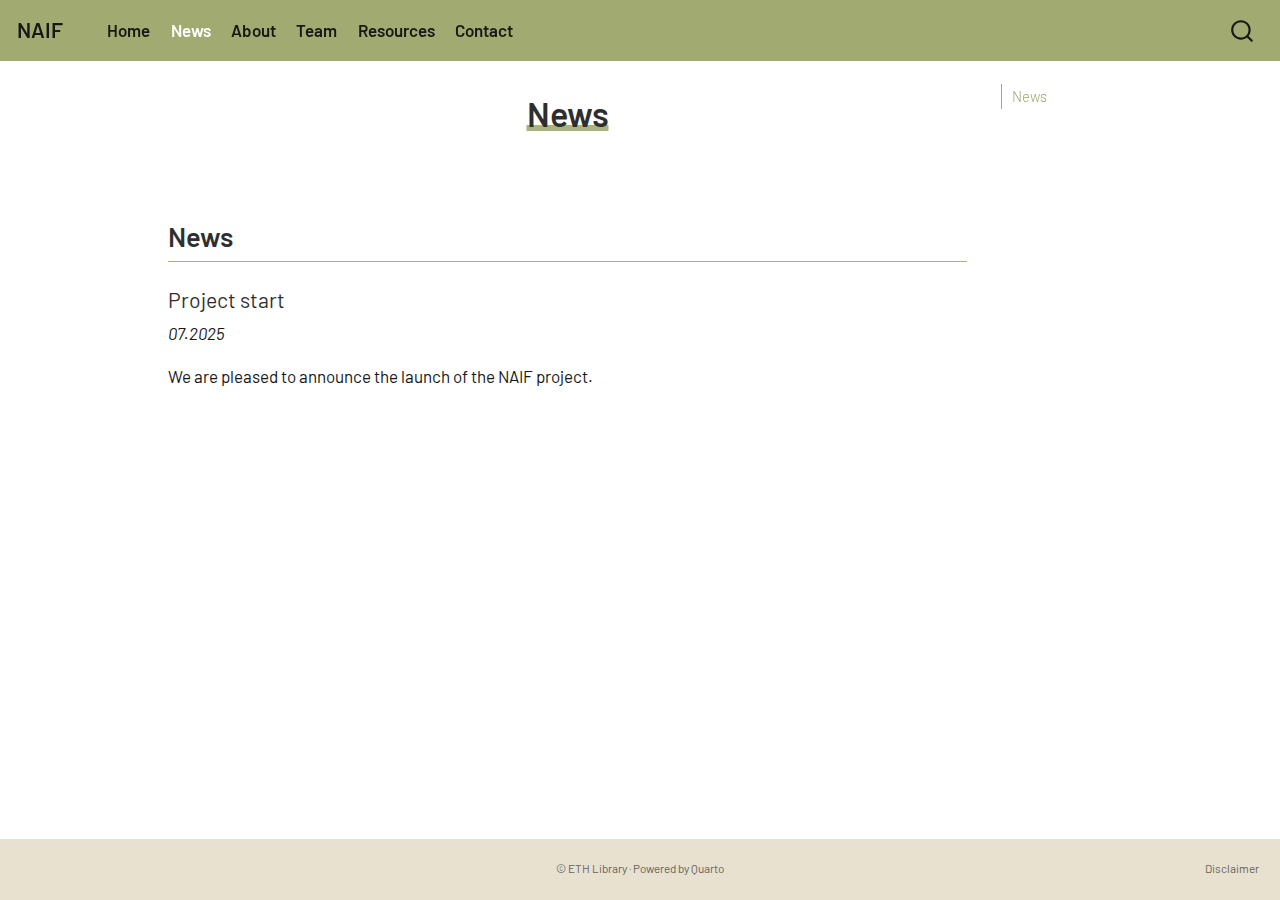
<file: news.html>
<!DOCTYPE html>
<html xmlns="http://www.w3.org/1999/xhtml" lang="en" xml:lang="en"><head>

<meta charset="utf-8">
<meta name="generator" content="quarto-1.3.310">

<meta name="viewport" content="width=device-width, initial-scale=1.0, user-scalable=yes">


<title>NAIF - News</title>
<style>
code{white-space: pre-wrap;}
span.smallcaps{font-variant: small-caps;}
div.columns{display: flex; gap: min(4vw, 1.5em);}
div.column{flex: auto; overflow-x: auto;}
div.hanging-indent{margin-left: 1.5em; text-indent: -1.5em;}
ul.task-list{list-style: none;}
ul.task-list li input[type="checkbox"] {
  width: 0.8em;
  margin: 0 0.8em 0.2em -1em; /* quarto-specific, see https://github.com/quarto-dev/quarto-cli/issues/4556 */ 
  vertical-align: middle;
}
</style>


<script src="site_libs/quarto-nav/quarto-nav.js"></script>
<script src="site_libs/clipboard/clipboard.min.js"></script>
<script src="site_libs/quarto-search/autocomplete.umd.js"></script>
<script src="site_libs/quarto-search/fuse.min.js"></script>
<script src="site_libs/quarto-search/quarto-search.js"></script>
<meta name="quarto:offset" content="./">
<script src="site_libs/quarto-html/quarto.js"></script>
<script src="site_libs/quarto-html/popper.min.js"></script>
<script src="site_libs/quarto-html/tippy.umd.min.js"></script>
<link href="site_libs/quarto-html/tippy.css" rel="stylesheet">
<link href="site_libs/quarto-html/quarto-syntax-highlighting.css" rel="stylesheet" id="quarto-text-highlighting-styles">
<script src="site_libs/bootstrap/bootstrap.min.js"></script>
<link href="site_libs/bootstrap/bootstrap-icons.css" rel="stylesheet">
<link href="site_libs/bootstrap/bootstrap.min.css" rel="stylesheet" id="quarto-bootstrap" data-mode="light">
<script id="quarto-search-options" type="application/json">{
  "location": "navbar",
  "copy-button": false,
  "collapse-after": 3,
  "panel-placement": "end",
  "type": "overlay",
  "limit": 20,
  "language": {
    "search-no-results-text": "No results",
    "search-matching-documents-text": "matching documents",
    "search-copy-link-title": "Copy link to search",
    "search-hide-matches-text": "Hide additional matches",
    "search-more-match-text": "more match in this document",
    "search-more-matches-text": "more matches in this document",
    "search-clear-button-title": "Clear",
    "search-detached-cancel-button-title": "Cancel",
    "search-submit-button-title": "Submit"
  }
}</script>
<style>html{ scroll-behavior: smooth; }</style>


<link rel="stylesheet" href="styles.css">
</head>

<body class="nav-fixed">

<div id="quarto-search-results"></div>
  <header id="quarto-header" class="headroom fixed-top">
    <nav class="navbar navbar-expand-lg navbar-dark ">
      <div class="navbar-container container-fluid">
      <div class="navbar-brand-container">
    <a class="navbar-brand" href="./index.html">
    <span class="navbar-title">NAIF</span>
    </a>
  </div>
            <div id="quarto-search" class="" title="Search"></div>
          <button class="navbar-toggler" type="button" data-bs-toggle="collapse" data-bs-target="#navbarCollapse" aria-controls="navbarCollapse" aria-expanded="false" aria-label="Toggle navigation" onclick="if (window.quartoToggleHeadroom) { window.quartoToggleHeadroom(); }">
  <span class="navbar-toggler-icon"></span>
</button>
          <div class="collapse navbar-collapse" id="navbarCollapse">
            <ul class="navbar-nav navbar-nav-scroll me-auto">
  <li class="nav-item">
    <a class="nav-link" href="./index.html" rel="" target="">
 <span class="menu-text">Home</span></a>
  </li>  
  <li class="nav-item">
    <a class="nav-link active" href="./news.html" rel="" target="" aria-current="page">
 <span class="menu-text">News</span></a>
  </li>  
  <li class="nav-item">
    <a class="nav-link" href="./about.html" rel="" target="">
 <span class="menu-text">About</span></a>
  </li>  
  <li class="nav-item">
    <a class="nav-link" href="./team.html" rel="" target="">
 <span class="menu-text">Team</span></a>
  </li>  
  <li class="nav-item">
    <a class="nav-link" href="./resources.html" rel="" target="">
 <span class="menu-text">Resources</span></a>
  </li>  
  <li class="nav-item">
    <a class="nav-link" href="./contact.html" rel="" target="">
 <span class="menu-text">Contact</span></a>
  </li>  
</ul>
            <div class="quarto-navbar-tools ms-auto">
</div>
          </div> <!-- /navcollapse -->
      </div> <!-- /container-fluid -->
    </nav>
</header>
<!-- content -->
<div id="quarto-content" class="quarto-container page-columns page-rows-contents page-layout-article page-navbar">
<!-- sidebar -->
<!-- margin-sidebar -->
    <div id="quarto-margin-sidebar" class="sidebar margin-sidebar">
        <nav id="TOC" role="doc-toc" class="toc-active" data-toc-expanded="99">
   
  <ul>
  <li><a href="#news" id="toc-news" class="nav-link active" data-scroll-target="#news">News</a></li>
  </ul>
</nav>
    </div>
<!-- main -->
<main class="content" id="quarto-document-content">

<header id="title-block-header" class="quarto-title-block default">
<div class="quarto-title">
<h1 class="title">News</h1>
</div>



<div class="quarto-title-meta">

    
  
    
  </div>
  

</header>

<section id="news" class="level2">
<h2 data-anchor-id="news">News</h2>
<section id="project-start" class="level4">
<h4 data-anchor-id="project-start">Project start</h4>
<p><em>07.2025</em></p>
<p>We are pleased to announce the launch of the NAIF project.</p>


</section>
</section>

</main> <!-- /main -->
<script id="quarto-html-after-body" type="application/javascript">
window.document.addEventListener("DOMContentLoaded", function (event) {
  const toggleBodyColorMode = (bsSheetEl) => {
    const mode = bsSheetEl.getAttribute("data-mode");
    const bodyEl = window.document.querySelector("body");
    if (mode === "dark") {
      bodyEl.classList.add("quarto-dark");
      bodyEl.classList.remove("quarto-light");
    } else {
      bodyEl.classList.add("quarto-light");
      bodyEl.classList.remove("quarto-dark");
    }
  }
  const toggleBodyColorPrimary = () => {
    const bsSheetEl = window.document.querySelector("link#quarto-bootstrap");
    if (bsSheetEl) {
      toggleBodyColorMode(bsSheetEl);
    }
  }
  toggleBodyColorPrimary();  
  const isCodeAnnotation = (el) => {
    for (const clz of el.classList) {
      if (clz.startsWith('code-annotation-')) {                     
        return true;
      }
    }
    return false;
  }
  const clipboard = new window.ClipboardJS('.code-copy-button', {
    text: function(trigger) {
      const codeEl = trigger.previousElementSibling.cloneNode(true);
      for (const childEl of codeEl.children) {
        if (isCodeAnnotation(childEl)) {
          childEl.remove();
        }
      }
      return codeEl.innerText;
    }
  });
  clipboard.on('success', function(e) {
    // button target
    const button = e.trigger;
    // don't keep focus
    button.blur();
    // flash "checked"
    button.classList.add('code-copy-button-checked');
    var currentTitle = button.getAttribute("title");
    button.setAttribute("title", "Copied!");
    let tooltip;
    if (window.bootstrap) {
      button.setAttribute("data-bs-toggle", "tooltip");
      button.setAttribute("data-bs-placement", "left");
      button.setAttribute("data-bs-title", "Copied!");
      tooltip = new bootstrap.Tooltip(button, 
        { trigger: "manual", 
          customClass: "code-copy-button-tooltip",
          offset: [0, -8]});
      tooltip.show();    
    }
    setTimeout(function() {
      if (tooltip) {
        tooltip.hide();
        button.removeAttribute("data-bs-title");
        button.removeAttribute("data-bs-toggle");
        button.removeAttribute("data-bs-placement");
      }
      button.setAttribute("title", currentTitle);
      button.classList.remove('code-copy-button-checked');
    }, 1000);
    // clear code selection
    e.clearSelection();
  });
  function tippyHover(el, contentFn) {
    const config = {
      allowHTML: true,
      content: contentFn,
      maxWidth: 500,
      delay: 100,
      arrow: false,
      appendTo: function(el) {
          return el.parentElement;
      },
      interactive: true,
      interactiveBorder: 10,
      theme: 'quarto',
      placement: 'bottom-start'
    };
    window.tippy(el, config); 
  }
  const noterefs = window.document.querySelectorAll('a[role="doc-noteref"]');
  for (var i=0; i<noterefs.length; i++) {
    const ref = noterefs[i];
    tippyHover(ref, function() {
      // use id or data attribute instead here
      let href = ref.getAttribute('data-footnote-href') || ref.getAttribute('href');
      try { href = new URL(href).hash; } catch {}
      const id = href.replace(/^#\/?/, "");
      const note = window.document.getElementById(id);
      return note.innerHTML;
    });
  }
      let selectedAnnoteEl;
      const selectorForAnnotation = ( cell, annotation) => {
        let cellAttr = 'data-code-cell="' + cell + '"';
        let lineAttr = 'data-code-annotation="' +  annotation + '"';
        const selector = 'span[' + cellAttr + '][' + lineAttr + ']';
        return selector;
      }
      const selectCodeLines = (annoteEl) => {
        const doc = window.document;
        const targetCell = annoteEl.getAttribute("data-target-cell");
        const targetAnnotation = annoteEl.getAttribute("data-target-annotation");
        const annoteSpan = window.document.querySelector(selectorForAnnotation(targetCell, targetAnnotation));
        const lines = annoteSpan.getAttribute("data-code-lines").split(",");
        const lineIds = lines.map((line) => {
          return targetCell + "-" + line;
        })
        let top = null;
        let height = null;
        let parent = null;
        if (lineIds.length > 0) {
            //compute the position of the single el (top and bottom and make a div)
            const el = window.document.getElementById(lineIds[0]);
            top = el.offsetTop;
            height = el.offsetHeight;
            parent = el.parentElement.parentElement;
          if (lineIds.length > 1) {
            const lastEl = window.document.getElementById(lineIds[lineIds.length - 1]);
            const bottom = lastEl.offsetTop + lastEl.offsetHeight;
            height = bottom - top;
          }
          if (top !== null && height !== null && parent !== null) {
            // cook up a div (if necessary) and position it 
            let div = window.document.getElementById("code-annotation-line-highlight");
            if (div === null) {
              div = window.document.createElement("div");
              div.setAttribute("id", "code-annotation-line-highlight");
              div.style.position = 'absolute';
              parent.appendChild(div);
            }
            div.style.top = top - 2 + "px";
            div.style.height = height + 4 + "px";
            let gutterDiv = window.document.getElementById("code-annotation-line-highlight-gutter");
            if (gutterDiv === null) {
              gutterDiv = window.document.createElement("div");
              gutterDiv.setAttribute("id", "code-annotation-line-highlight-gutter");
              gutterDiv.style.position = 'absolute';
              const codeCell = window.document.getElementById(targetCell);
              const gutter = codeCell.querySelector('.code-annotation-gutter');
              gutter.appendChild(gutterDiv);
            }
            gutterDiv.style.top = top - 2 + "px";
            gutterDiv.style.height = height + 4 + "px";
          }
          selectedAnnoteEl = annoteEl;
        }
      };
      const unselectCodeLines = () => {
        const elementsIds = ["code-annotation-line-highlight", "code-annotation-line-highlight-gutter"];
        elementsIds.forEach((elId) => {
          const div = window.document.getElementById(elId);
          if (div) {
            div.remove();
          }
        });
        selectedAnnoteEl = undefined;
      };
      // Attach click handler to the DT
      const annoteDls = window.document.querySelectorAll('dt[data-target-cell]');
      for (const annoteDlNode of annoteDls) {
        annoteDlNode.addEventListener('click', (event) => {
          const clickedEl = event.target;
          if (clickedEl !== selectedAnnoteEl) {
            unselectCodeLines();
            const activeEl = window.document.querySelector('dt[data-target-cell].code-annotation-active');
            if (activeEl) {
              activeEl.classList.remove('code-annotation-active');
            }
            selectCodeLines(clickedEl);
            clickedEl.classList.add('code-annotation-active');
          } else {
            // Unselect the line
            unselectCodeLines();
            clickedEl.classList.remove('code-annotation-active');
          }
        });
      }
  const findCites = (el) => {
    const parentEl = el.parentElement;
    if (parentEl) {
      const cites = parentEl.dataset.cites;
      if (cites) {
        return {
          el,
          cites: cites.split(' ')
        };
      } else {
        return findCites(el.parentElement)
      }
    } else {
      return undefined;
    }
  };
  var bibliorefs = window.document.querySelectorAll('a[role="doc-biblioref"]');
  for (var i=0; i<bibliorefs.length; i++) {
    const ref = bibliorefs[i];
    const citeInfo = findCites(ref);
    if (citeInfo) {
      tippyHover(citeInfo.el, function() {
        var popup = window.document.createElement('div');
        citeInfo.cites.forEach(function(cite) {
          var citeDiv = window.document.createElement('div');
          citeDiv.classList.add('hanging-indent');
          citeDiv.classList.add('csl-entry');
          var biblioDiv = window.document.getElementById('ref-' + cite);
          if (biblioDiv) {
            citeDiv.innerHTML = biblioDiv.innerHTML;
          }
          popup.appendChild(citeDiv);
        });
        return popup.innerHTML;
      });
    }
  }
    var localhostRegex = new RegExp(/^(?:http|https):\/\/localhost\:?[0-9]*\//);
      var filterRegex = new RegExp("https:\/\/eth-library\.github\.io\/naif\/");
    var isInternal = (href) => {
        return filterRegex.test(href) || localhostRegex.test(href);
    }
    // Inspect non-navigation links and adorn them if external
 	var links = window.document.querySelectorAll('a[href]:not(.nav-link):not(.navbar-brand):not(.toc-action):not(.sidebar-link):not(.sidebar-item-toggle):not(.pagination-link):not(.no-external):not([aria-hidden]):not(.dropdown-item)');
    for (var i=0; i<links.length; i++) {
      const link = links[i];
      if (!isInternal(link.href)) {
          // target, if specified
          link.setAttribute("target", "_blank");
          // default icon
          link.classList.add("external");
      }
    }
});
</script>
</div> <!-- /content -->
<footer class="footer">
  <div class="nav-footer">
    <div class="nav-footer-left">
      &nbsp;
    </div>   
    <div class="nav-footer-center">
      <ul class="footer-items list-unstyled">
    <li class="nav-item">
 © ETH Library · Powered by Quarto
  </li>  
</ul>
    </div>
    <div class="nav-footer-right">
      <ul class="footer-items list-unstyled">
    <li class="nav-item">
    <a class="nav-link" href="./disclaimer.html">Disclaimer</a>
  </li>  
</ul>
    </div>
  </div>
</footer>



<script src="site_libs/quarto-html/zenscroll-min.js"></script>
</body></html>
</file>
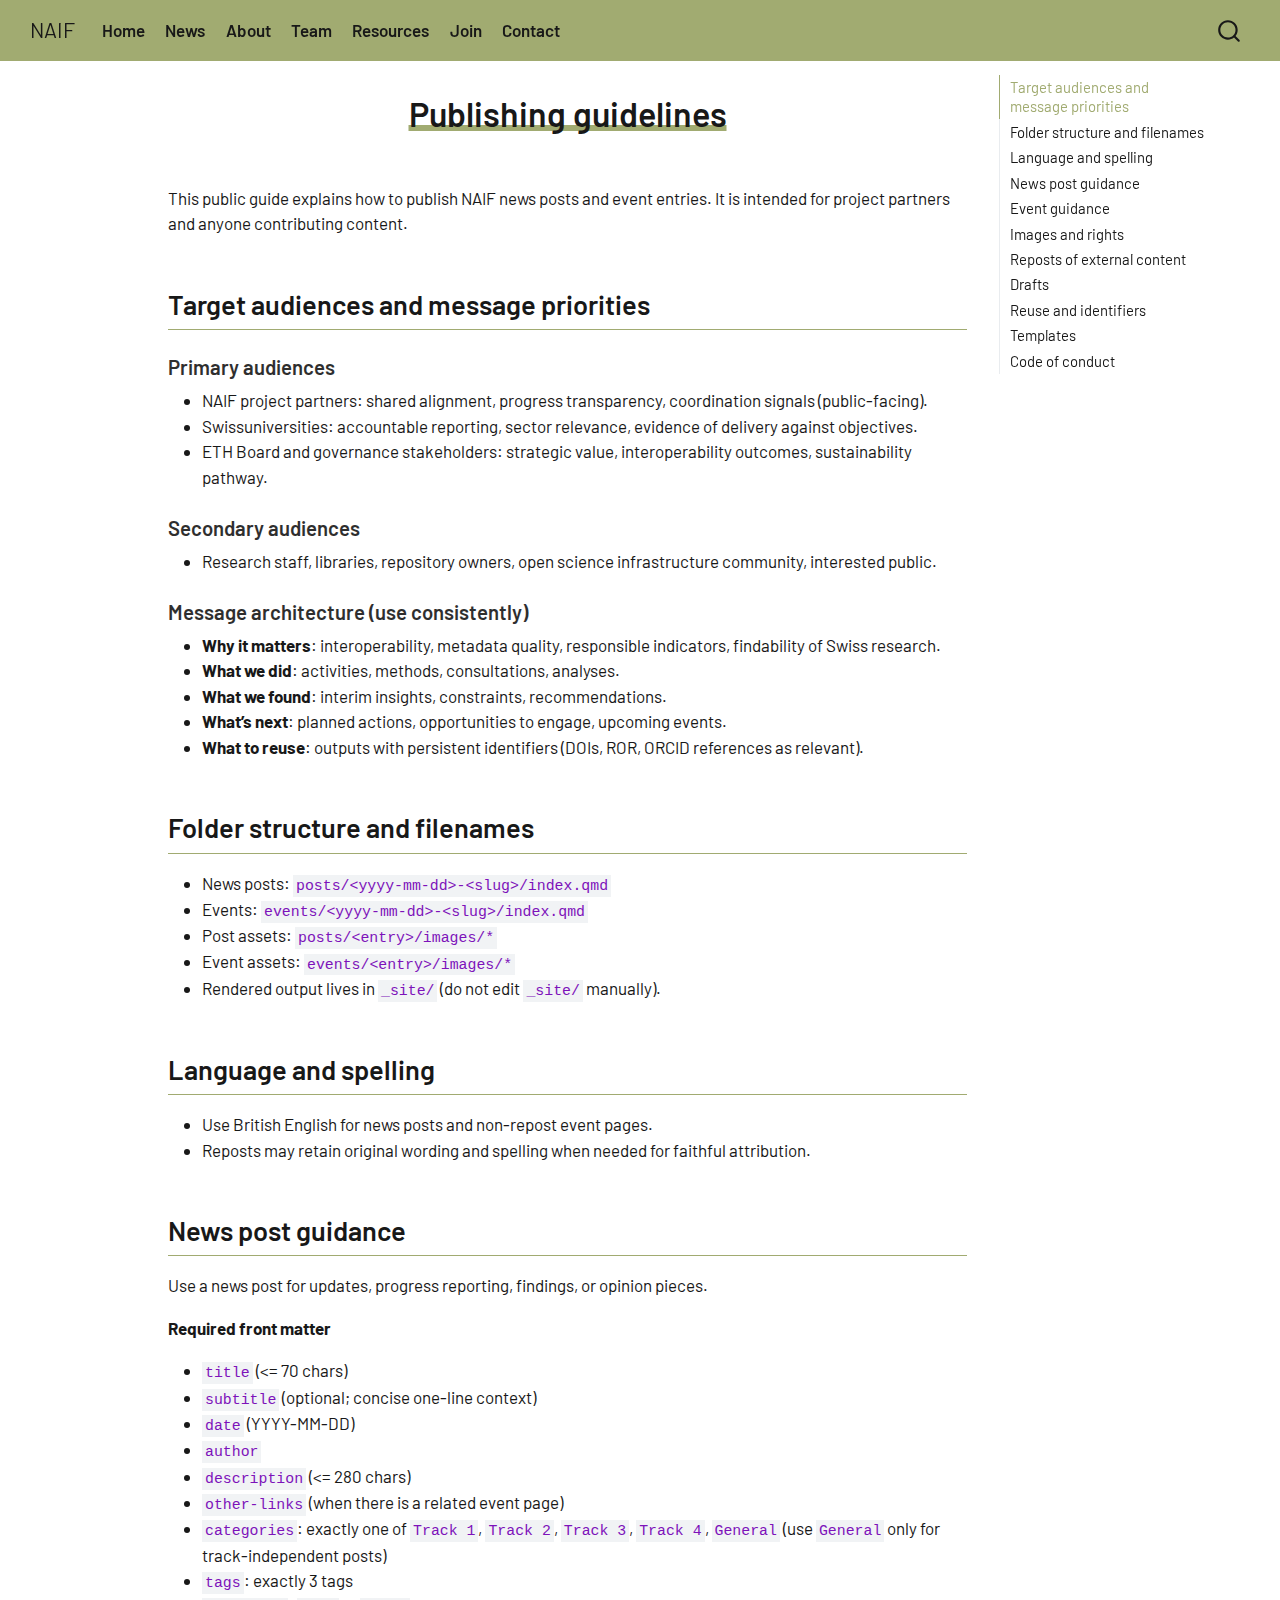
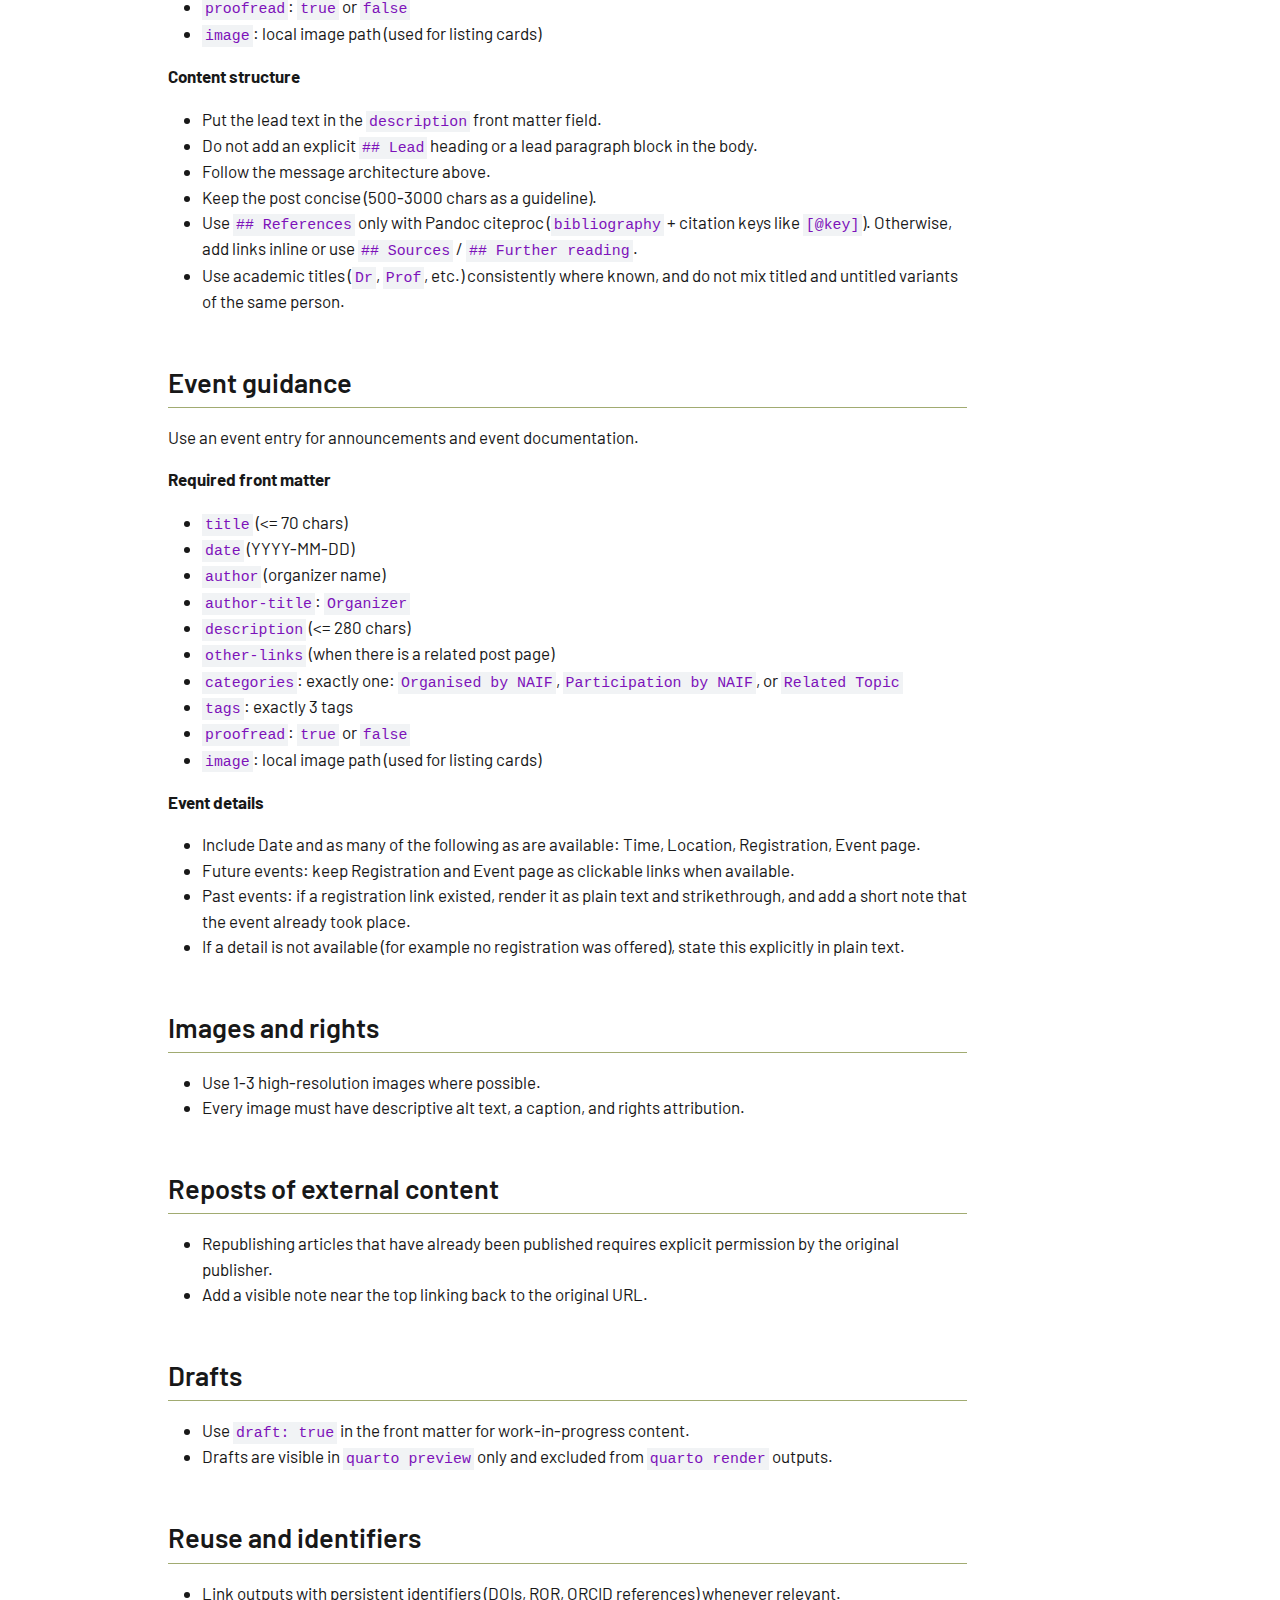
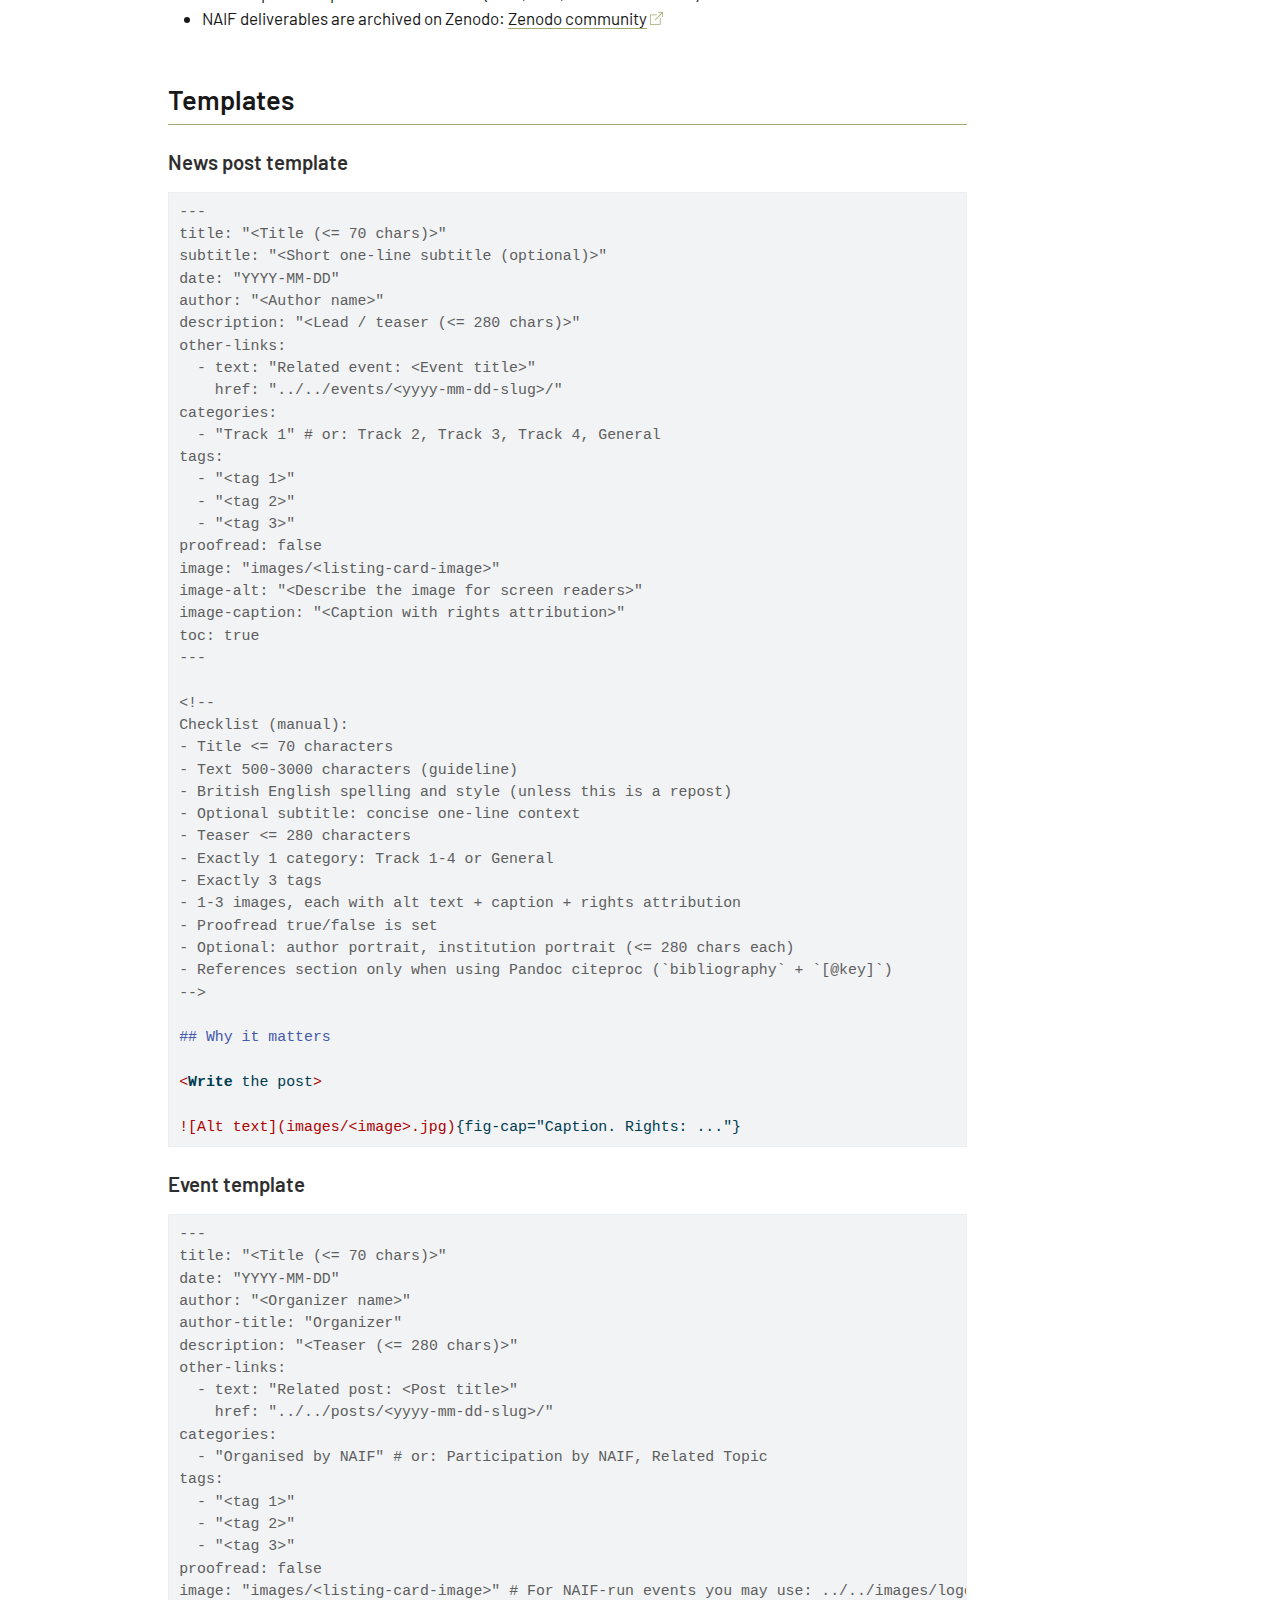
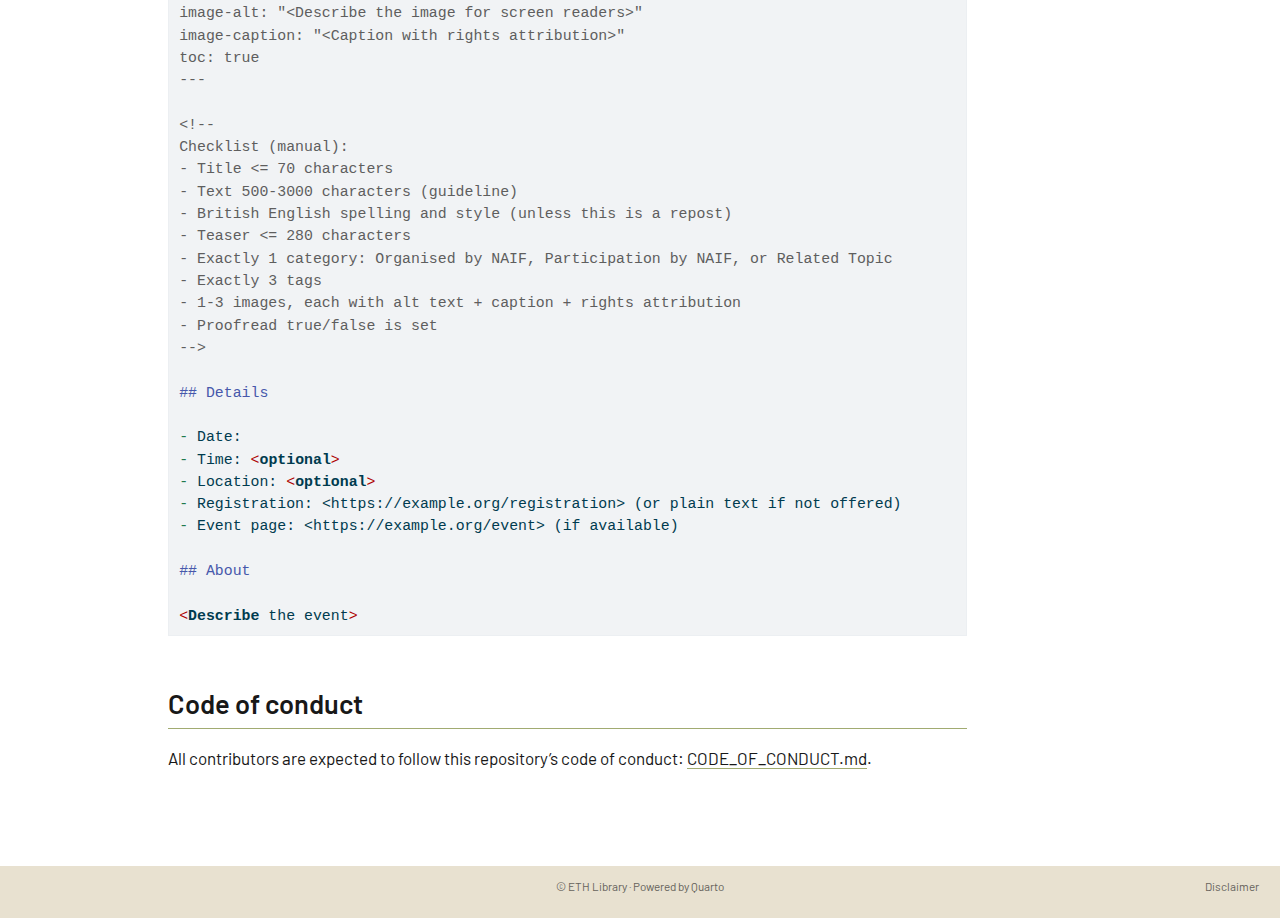
<file: publishing-guidelines.html>
<!DOCTYPE html><html xmlns="http://www.w3.org/1999/xhtml" lang="en" xml:lang="en"><head><meta charset="utf-8"><style>:where(img[jampack-sized]){max-width:100%;height:auto}</style>


<meta name="generator" content="quarto-1.8.27">

<meta name="viewport" content="width=device-width,initial-scale=1,user-scalable=yes">


<title>Publishing guidelines – NAIF</title>
<style>code{white-space:pre-wrap}span.smallcaps{font-variant:small-caps}div.columns{gap:min(4vw,1.5em);display:flex}div.column{flex:auto;overflow-x:auto}div.hanging-indent{text-indent:-1.5em;margin-left:1.5em}ul.task-list{list-style:none}ul.task-list li input[type=checkbox]{vertical-align:middle;width:.8em;margin:0 .8em .2em -1em}html{-webkit-text-size-adjust:100%}pre>code.sourceCode{white-space:pre;position:relative}pre>code.sourceCode>span{line-height:1.25;display:inline-block}pre>code.sourceCode>span:empty{height:1.2em}.sourceCode{overflow:visible}code.sourceCode>span{color:inherit;text-decoration:inherit}div.sourceCode{margin:1em 0}pre.sourceCode{margin:0}@media screen{div.sourceCode{overflow:auto}}@media print{pre>code.sourceCode{white-space:pre-wrap}pre>code.sourceCode>span{text-indent:-5em;padding-left:5em}}pre.numberSource code{counter-reset:source-line 0}pre.numberSource code>span{counter-increment:source-line;position:relative;left:-4em}pre.numberSource code>span>a:first-child:before{content:counter(source-line);text-align:right;vertical-align:baseline;-webkit-touch-callout:none;user-select:none;-khtml-user-select:none;border:none;width:4em;padding:0 4px;display:inline-block;position:relative;left:-1em}pre.numberSource{margin-left:3em;padding-left:4px}@media screen{pre>code.sourceCode>span>a:first-child:before{text-decoration:underline}}</style>


<script src="site_libs/quarto-nav/quarto-nav.js"></script>
<script src="site_libs/clipboard/clipboard.min.js"></script>
<script src="site_libs/quarto-search/autocomplete.umd.js"></script>
<script src="site_libs/quarto-search/fuse.min.js"></script>
<script src="site_libs/quarto-search/quarto-search.js"></script>
<meta name="quarto:offset" content="./">
<script src="site_libs/quarto-html/quarto.js" type="module"></script>
<script src="site_libs/quarto-html/tabsets/tabsets.js" type="module"></script>
<script src="site_libs/quarto-html/axe/axe-check.js" type="module"></script>
<script src="site_libs/quarto-html/popper.min.js"></script>
<script src="site_libs/quarto-html/tippy.umd.min.js"></script>
<link href="site_libs/quarto-html/tippy.css" rel="stylesheet">
<link href="site_libs/quarto-html/quarto-syntax-highlighting-ed96de9b727972fe78a7b5d16c58bf87.css" rel="stylesheet" id="quarto-text-highlighting-styles">
<script src="site_libs/bootstrap/bootstrap.min.js"></script>
<link href="site_libs/bootstrap/bootstrap-icons.css" rel="stylesheet">
<link href="site_libs/bootstrap/bootstrap-51610781471d5f7034dbc84847b47eb9.min.css" rel="stylesheet" append-hash="true" id="quarto-bootstrap" data-mode="light">
<script id="quarto-search-options" type="application/json">{
  "location": "navbar",
  "copy-button": false,
  "collapse-after": 3,
  "panel-placement": "end",
  "type": "overlay",
  "limit": 50,
  "keyboard-shortcut": [
    "f",
    "/",
    "s"
  ],
  "show-item-context": false,
  "language": {
    "search-no-results-text": "No results",
    "search-matching-documents-text": "matching documents",
    "search-copy-link-title": "Copy link to search",
    "search-hide-matches-text": "Hide additional matches",
    "search-more-match-text": "more match in this document",
    "search-more-matches-text": "more matches in this document",
    "search-clear-button-title": "Clear",
    "search-text-placeholder": "",
    "search-detached-cancel-button-title": "Cancel",
    "search-submit-button-title": "Submit",
    "search-label": "Search"
  }
}</script>
<style>html{scroll-behavior:smooth}</style>


<link rel="stylesheet" href="styles.css">
</head>

<body class="nav-fixed quarto-light">

<div id="quarto-search-results"></div>
  <header id="quarto-header" class="fixed-top headroom">
    <nav class="navbar navbar-expand-lg" data-bs-theme="dark">
      <div class="container-fluid navbar-container">
      <div class="mx-auto navbar-brand-container">
    <a class="navbar-brand" href="./index.html">
    <span class="navbar-title">NAIF</span>
    </a>
  </div>
            <div id="quarto-search" class="" title="Search"></div>
          <button class="navbar-toggler" type="button" data-bs-toggle="collapse" data-bs-target="#navbarCollapse" aria-controls="navbarCollapse" role="menu" aria-expanded="false" aria-label="Toggle navigation" onclick="window.quartoToggleHeadroom&&window.quartoToggleHeadroom();
">
  <span class="navbar-toggler-icon"></span>
</button>
          <div class="collapse navbar-collapse" id="navbarCollapse">
            <ul class="me-auto navbar-nav navbar-nav-scroll">
  <li class="nav-item">
    <a class="nav-link" href="./index.html"> 
<span class="menu-text">Home</span></a>
  </li>  
  <li class="nav-item">
    <a class="nav-link" href="./news.html"> 
<span class="menu-text">News</span></a>
  </li>  
  <li class="nav-item">
    <a class="nav-link" href="./about.html"> 
<span class="menu-text">About</span></a>
  </li>  
  <li class="nav-item">
    <a class="nav-link" href="./team.html"> 
<span class="menu-text">Team</span></a>
  </li>  
  <li class="nav-item">
    <a class="nav-link" href="./resources.html"> 
<span class="menu-text">Resources</span></a>
  </li>  
  <li class="nav-item">
    <a class="nav-link" href="./join.html"> 
<span class="menu-text">Join</span></a>
  </li>  
  <li class="nav-item">
    <a class="nav-link" href="./contact.html"> 
<span class="menu-text">Contact</span></a>
  </li>  
</ul>
          </div> <!-- /navcollapse -->
            <div class="quarto-navbar-tools">
</div>
      </div> <!-- /container-fluid -->
    </nav>
</header>
<!-- content -->
<div id="quarto-content" class="page-columns page-layout-article page-navbar page-rows-contents quarto-container">
<!-- sidebar -->
<!-- margin-sidebar -->
    <div id="quarto-margin-sidebar" class="margin-sidebar sidebar">
        <nav id="TOC" role="doc-toc" class="toc-active" data-toc-expanded="99">
   
  <ul>
  <li><a href="#target-audiences-and-message-priorities" id="toc-target-audiences-and-message-priorities" class="nav-link active" data-scroll-target="#target-audiences-and-message-priorities">Target audiences and message priorities</a>
  <ul class="collapse">
  <li><a href="#primary-audiences" id="toc-primary-audiences" class="nav-link" data-scroll-target="#primary-audiences">Primary audiences</a></li>
  <li><a href="#secondary-audiences" id="toc-secondary-audiences" class="nav-link" data-scroll-target="#secondary-audiences">Secondary audiences</a></li>
  <li><a href="#message-architecture-use-consistently" id="toc-message-architecture-use-consistently" class="nav-link" data-scroll-target="#message-architecture-use-consistently">Message architecture (use consistently)</a></li>
  </ul></li>
  <li><a href="#folder-structure-and-filenames" id="toc-folder-structure-and-filenames" class="nav-link" data-scroll-target="#folder-structure-and-filenames">Folder structure and filenames</a></li>
  <li><a href="#language-and-spelling" id="toc-language-and-spelling" class="nav-link" data-scroll-target="#language-and-spelling">Language and spelling</a></li>
  <li><a href="#news-post-guidance" id="toc-news-post-guidance" class="nav-link" data-scroll-target="#news-post-guidance">News post guidance</a></li>
  <li><a href="#event-guidance" id="toc-event-guidance" class="nav-link" data-scroll-target="#event-guidance">Event guidance</a></li>
  <li><a href="#images-and-rights" id="toc-images-and-rights" class="nav-link" data-scroll-target="#images-and-rights">Images and rights</a></li>
  <li><a href="#reposts-of-external-content" id="toc-reposts-of-external-content" class="nav-link" data-scroll-target="#reposts-of-external-content">Reposts of external content</a></li>
  <li><a href="#drafts" id="toc-drafts" class="nav-link" data-scroll-target="#drafts">Drafts</a></li>
  <li><a href="#reuse-and-identifiers" id="toc-reuse-and-identifiers" class="nav-link" data-scroll-target="#reuse-and-identifiers">Reuse and identifiers</a></li>
  <li><a href="#templates" id="toc-templates" class="nav-link" data-scroll-target="#templates">Templates</a>
  <ul class="collapse">
  <li><a href="#news-post-template" id="toc-news-post-template" class="nav-link" data-scroll-target="#news-post-template">News post template</a></li>
  <li><a href="#event-template" id="toc-event-template" class="nav-link" data-scroll-target="#event-template">Event template</a></li>
  </ul></li>
  <li><a href="#code-of-conduct" id="toc-code-of-conduct" class="nav-link" data-scroll-target="#code-of-conduct">Code of conduct</a></li>
  </ul>
</nav>
    </div>
<!-- main -->
<main class="content" id="quarto-document-content">

<header id="title-block-header" class="default quarto-title-block">
<div class="quarto-title">
<h1 class="title">Publishing guidelines</h1>
</div>



<div class="quarto-title-meta">

    
  
    
  </div>
  


</header>


<p>This public guide explains how to publish NAIF news posts and event entries. It is intended for project partners and anyone contributing content.</p>
<section id="target-audiences-and-message-priorities" class="level2">
<h2 data-anchor-id="target-audiences-and-message-priorities">Target audiences and message priorities</h2>
<section id="primary-audiences" class="level3">
<h3 data-anchor-id="primary-audiences">Primary audiences</h3>
<ul>
<li>NAIF project partners: shared alignment, progress transparency, coordination signals (public-facing).</li>
<li>Swissuniversities: accountable reporting, sector relevance, evidence of delivery against objectives.</li>
<li>ETH Board and governance stakeholders: strategic value, interoperability outcomes, sustainability pathway.</li>
</ul>
</section>
<section id="secondary-audiences" class="level3">
<h3 data-anchor-id="secondary-audiences">Secondary audiences</h3>
<ul>
<li>Research staff, libraries, repository owners, open science infrastructure community, interested public.</li>
</ul>
</section>
<section id="message-architecture-use-consistently" class="level3">
<h3 data-anchor-id="message-architecture-use-consistently">Message architecture (use consistently)</h3>
<ul>
<li><strong>Why it matters</strong>: interoperability, metadata quality, responsible indicators, findability of Swiss research.</li>
<li><strong>What we did</strong>: activities, methods, consultations, analyses.</li>
<li><strong>What we found</strong>: interim insights, constraints, recommendations.</li>
<li><strong>What’s next</strong>: planned actions, opportunities to engage, upcoming events.</li>
<li><strong>What to reuse</strong>: outputs with persistent identifiers (DOIs, ROR, ORCID references as relevant).</li>
</ul>
</section>
</section>
<section id="folder-structure-and-filenames" class="level2">
<h2 data-anchor-id="folder-structure-and-filenames">Folder structure and filenames</h2>
<ul>
<li>News posts: <code>posts/&lt;yyyy-mm-dd&gt;-&lt;slug&gt;/index.qmd</code></li>
<li>Events: <code>events/&lt;yyyy-mm-dd&gt;-&lt;slug&gt;/index.qmd</code></li>
<li>Post assets: <code>posts/&lt;entry&gt;/images/*</code></li>
<li>Event assets: <code>events/&lt;entry&gt;/images/*</code></li>
<li>Rendered output lives in <code>_site/</code> (do not edit <code>_site/</code> manually).</li>
</ul>
</section>
<section id="language-and-spelling" class="level2">
<h2 data-anchor-id="language-and-spelling">Language and spelling</h2>
<ul>
<li>Use British English for news posts and non-repost event pages.</li>
<li>Reposts may retain original wording and spelling when needed for faithful attribution.</li>
</ul>
</section>
<section id="news-post-guidance" class="level2">
<h2 data-anchor-id="news-post-guidance">News post guidance</h2>
<p>Use a news post for updates, progress reporting, findings, or opinion pieces.</p>
<p><strong>Required front matter</strong></p>
<ul>
<li><code>title</code> (&lt;= 70 chars)</li>
<li><code>subtitle</code> (optional; concise one-line context)</li>
<li><code>date</code> (YYYY-MM-DD)</li>
<li><code>author</code></li>
<li><code>description</code> (&lt;= 280 chars)</li>
<li><code>other-links</code> (when there is a related event page)</li>
<li><code>categories</code>: exactly one of <code>Track 1</code>, <code>Track 2</code>, <code>Track 3</code>, <code>Track 4</code>, <code>General</code> (use <code>General</code> only for track-independent posts)</li>
<li><code>tags</code>: exactly 3 tags</li>
<li><code>proofread</code>: <code>true</code> or <code>false</code></li>
<li><code>image</code>: local image path (used for listing cards)</li>
</ul>
<p><strong>Content structure</strong></p>
<ul>
<li>Put the lead text in the <code>description</code> front matter field.</li>
<li>Do not add an explicit <code>## Lead</code> heading or a lead paragraph block in the body.</li>
<li>Follow the message architecture above.</li>
<li>Keep the post concise (500-3000 chars as a guideline).</li>
<li>Use <code>## References</code> only with Pandoc citeproc (<code>bibliography</code> + citation keys like <code>[@key]</code>). Otherwise, add links inline or use <code>## Sources</code> / <code>## Further reading</code>.</li>
<li>Use academic titles (<code>Dr</code>, <code>Prof</code>, etc.) consistently where known, and do not mix titled and untitled variants of the same person.</li>
</ul>
</section>
<section id="event-guidance" class="level2">
<h2 data-anchor-id="event-guidance">Event guidance</h2>
<p>Use an event entry for announcements and event documentation.</p>
<p><strong>Required front matter</strong></p>
<ul>
<li><code>title</code> (&lt;= 70 chars)</li>
<li><code>date</code> (YYYY-MM-DD)</li>
<li><code>author</code> (organizer name)</li>
<li><code>author-title</code>: <code>Organizer</code></li>
<li><code>description</code> (&lt;= 280 chars)</li>
<li><code>other-links</code> (when there is a related post page)</li>
<li><code>categories</code>: exactly one: <code>Organised by NAIF</code>, <code>Participation by NAIF</code>, or <code>Related Topic</code></li>
<li><code>tags</code>: exactly 3 tags</li>
<li><code>proofread</code>: <code>true</code> or <code>false</code></li>
<li><code>image</code>: local image path (used for listing cards)</li>
</ul>
<p><strong>Event details</strong></p>
<ul>
<li>Include Date and as many of the following as are available: Time, Location, Registration, Event page.</li>
<li>Future events: keep Registration and Event page as clickable links when available.</li>
<li>Past events: if a registration link existed, render it as plain text and strikethrough, and add a short note that the event already took place.</li>
<li>If a detail is not available (for example no registration was offered), state this explicitly in plain text.</li>
</ul>
</section>
<section id="images-and-rights" class="level2">
<h2 data-anchor-id="images-and-rights">Images and rights</h2>
<ul>
<li>Use 1-3 high-resolution images where possible.</li>
<li>Every image must have descriptive alt text, a caption, and rights attribution.</li>
</ul>
</section>
<section id="reposts-of-external-content" class="level2">
<h2 data-anchor-id="reposts-of-external-content">Reposts of external content</h2>
<ul>
<li>Republishing articles that have already been published requires explicit permission by the original publisher.</li>
<li>Add a visible note near the top linking back to the original URL.</li>
</ul>
</section>
<section id="drafts" class="level2">
<h2 data-anchor-id="drafts">Drafts</h2>
<ul>
<li>Use <code>draft: true</code> in the front matter for work-in-progress content.</li>
<li>Drafts are visible in <code>quarto preview</code> only and excluded from <code>quarto render</code> outputs.</li>
</ul>
</section>
<section id="reuse-and-identifiers" class="level2">
<h2 data-anchor-id="reuse-and-identifiers">Reuse and identifiers</h2>
<ul>
<li>Link outputs with persistent identifiers (DOIs, ROR, ORCID references) whenever relevant.</li>
<li>NAIF deliverables are archived on Zenodo: <a href="https://zenodo.org/communities/naif">Zenodo community</a></li>
</ul>
</section>
<section id="templates" class="level2">
<h2 data-anchor-id="templates">Templates</h2>
<section id="news-post-template" class="level3">
<h3 data-anchor-id="news-post-template">News post template</h3>
<div class="code-copy-outer-scaffold"><div class="sourceCode" id="cb1"><pre class="sourceCode markdown code-with-copy"><code class="sourceCode markdown"><span id="cb1-1"><a href="#cb1-1" aria-hidden="true" tabindex="-1"></a><span class="co">---</span></span>
<span id="cb1-2"><a href="#cb1-2" aria-hidden="true" tabindex="-1"></a><span class="an">title:</span><span class="co"> "&lt;Title (&lt;= 70 chars)&gt;"</span></span>
<span id="cb1-3"><a href="#cb1-3" aria-hidden="true" tabindex="-1"></a><span class="an">subtitle:</span><span class="co"> "&lt;Short one-line subtitle (optional)&gt;"</span></span>
<span id="cb1-4"><a href="#cb1-4" aria-hidden="true" tabindex="-1"></a><span class="an">date:</span><span class="co"> "YYYY-MM-DD"</span></span>
<span id="cb1-5"><a href="#cb1-5" aria-hidden="true" tabindex="-1"></a><span class="an">author:</span><span class="co"> "&lt;Author name&gt;"</span></span>
<span id="cb1-6"><a href="#cb1-6" aria-hidden="true" tabindex="-1"></a><span class="an">description:</span><span class="co"> "&lt;Lead / teaser (&lt;= 280 chars)&gt;"</span></span>
<span id="cb1-7"><a href="#cb1-7" aria-hidden="true" tabindex="-1"></a><span class="an">other-links:</span></span>
<span id="cb1-8"><a href="#cb1-8" aria-hidden="true" tabindex="-1"></a><span class="co">  - text: "Related event: &lt;Event title&gt;"</span></span>
<span id="cb1-9"><a href="#cb1-9" aria-hidden="true" tabindex="-1"></a><span class="co">    href: "../../events/&lt;yyyy-mm-dd-slug&gt;/"</span></span>
<span id="cb1-10"><a href="#cb1-10" aria-hidden="true" tabindex="-1"></a><span class="an">categories:</span></span>
<span id="cb1-11"><a href="#cb1-11" aria-hidden="true" tabindex="-1"></a><span class="co">  - "Track 1" # or: Track 2, Track 3, Track 4, General</span></span>
<span id="cb1-12"><a href="#cb1-12" aria-hidden="true" tabindex="-1"></a><span class="an">tags:</span></span>
<span id="cb1-13"><a href="#cb1-13" aria-hidden="true" tabindex="-1"></a><span class="co">  - "&lt;tag 1&gt;"</span></span>
<span id="cb1-14"><a href="#cb1-14" aria-hidden="true" tabindex="-1"></a><span class="co">  - "&lt;tag 2&gt;"</span></span>
<span id="cb1-15"><a href="#cb1-15" aria-hidden="true" tabindex="-1"></a><span class="co">  - "&lt;tag 3&gt;"</span></span>
<span id="cb1-16"><a href="#cb1-16" aria-hidden="true" tabindex="-1"></a><span class="an">proofread:</span><span class="co"> false</span></span>
<span id="cb1-17"><a href="#cb1-17" aria-hidden="true" tabindex="-1"></a><span class="an">image:</span><span class="co"> "images/&lt;listing-card-image&gt;"</span></span>
<span id="cb1-18"><a href="#cb1-18" aria-hidden="true" tabindex="-1"></a><span class="an">image-alt:</span><span class="co"> "&lt;Describe the image for screen readers&gt;"</span></span>
<span id="cb1-19"><a href="#cb1-19" aria-hidden="true" tabindex="-1"></a><span class="an">image-caption:</span><span class="co"> "&lt;Caption with rights attribution&gt;"</span></span>
<span id="cb1-20"><a href="#cb1-20" aria-hidden="true" tabindex="-1"></a><span class="an">toc:</span><span class="co"> true</span></span>
<span id="cb1-21"><a href="#cb1-21" aria-hidden="true" tabindex="-1"></a><span class="co">---</span></span>
<span id="cb1-22"><a href="#cb1-22" aria-hidden="true" tabindex="-1"></a></span>
<span id="cb1-23"><a href="#cb1-23" aria-hidden="true" tabindex="-1"></a><span class="co">&lt;!--</span></span>
<span id="cb1-24"><a href="#cb1-24" aria-hidden="true" tabindex="-1"></a><span class="co">Checklist (manual):</span></span>
<span id="cb1-25"><a href="#cb1-25" aria-hidden="true" tabindex="-1"></a><span class="co">- Title &lt;= 70 characters</span></span>
<span id="cb1-26"><a href="#cb1-26" aria-hidden="true" tabindex="-1"></a><span class="co">- Text 500-3000 characters (guideline)</span></span>
<span id="cb1-27"><a href="#cb1-27" aria-hidden="true" tabindex="-1"></a><span class="co">- British English spelling and style (unless this is a repost)</span></span>
<span id="cb1-28"><a href="#cb1-28" aria-hidden="true" tabindex="-1"></a><span class="co">- Optional subtitle: concise one-line context</span></span>
<span id="cb1-29"><a href="#cb1-29" aria-hidden="true" tabindex="-1"></a><span class="co">- Teaser &lt;= 280 characters</span></span>
<span id="cb1-30"><a href="#cb1-30" aria-hidden="true" tabindex="-1"></a><span class="co">- Exactly 1 category: Track 1-4 or General</span></span>
<span id="cb1-31"><a href="#cb1-31" aria-hidden="true" tabindex="-1"></a><span class="co">- Exactly 3 tags</span></span>
<span id="cb1-32"><a href="#cb1-32" aria-hidden="true" tabindex="-1"></a><span class="co">- 1-3 images, each with alt text + caption + rights attribution</span></span>
<span id="cb1-33"><a href="#cb1-33" aria-hidden="true" tabindex="-1"></a><span class="co">- Proofread true/false is set</span></span>
<span id="cb1-34"><a href="#cb1-34" aria-hidden="true" tabindex="-1"></a><span class="co">- Optional: author portrait, institution portrait (&lt;= 280 chars each)</span></span>
<span id="cb1-35"><a href="#cb1-35" aria-hidden="true" tabindex="-1"></a><span class="co">- References section only when using Pandoc citeproc (`bibliography` + `[@key]`)</span></span>
<span id="cb1-36"><a href="#cb1-36" aria-hidden="true" tabindex="-1"></a><span class="co">--&gt;</span></span>
<span id="cb1-37"><a href="#cb1-37" aria-hidden="true" tabindex="-1"></a></span>
<span id="cb1-38"><a href="#cb1-38" aria-hidden="true" tabindex="-1"></a><span class="fu">## Why it matters</span></span>
<span id="cb1-39"><a href="#cb1-39" aria-hidden="true" tabindex="-1"></a></span>
<span id="cb1-40"><a href="#cb1-40" aria-hidden="true" tabindex="-1"></a><span class="dt">&lt;</span><span class="kw">Write</span><span class="ot"> the post</span><span class="dt">&gt;</span></span>
<span id="cb1-41"><a href="#cb1-41" aria-hidden="true" tabindex="-1"></a></span>
<span id="cb1-42"><a href="#cb1-42" aria-hidden="true" tabindex="-1"></a><span class="al">![Alt text](images/&lt;image&gt;.jpg)</span>{fig-cap="Caption. Rights: ..."}</span></code></pre></div><button title="Copy to Clipboard" class="code-copy-button"><i class="bi"></i></button></div>
</section>
<section id="event-template" class="level3">
<h3 data-anchor-id="event-template">Event template</h3>
<div class="code-copy-outer-scaffold"><div class="sourceCode" id="cb2"><pre class="sourceCode markdown code-with-copy"><code class="sourceCode markdown"><span id="cb2-1"><a href="#cb2-1" aria-hidden="true" tabindex="-1"></a><span class="co">---</span></span>
<span id="cb2-2"><a href="#cb2-2" aria-hidden="true" tabindex="-1"></a><span class="an">title:</span><span class="co"> "&lt;Title (&lt;= 70 chars)&gt;"</span></span>
<span id="cb2-3"><a href="#cb2-3" aria-hidden="true" tabindex="-1"></a><span class="an">date:</span><span class="co"> "YYYY-MM-DD"</span></span>
<span id="cb2-4"><a href="#cb2-4" aria-hidden="true" tabindex="-1"></a><span class="an">author:</span><span class="co"> "&lt;Organizer name&gt;"</span></span>
<span id="cb2-5"><a href="#cb2-5" aria-hidden="true" tabindex="-1"></a><span class="an">author-title:</span><span class="co"> "Organizer"</span></span>
<span id="cb2-6"><a href="#cb2-6" aria-hidden="true" tabindex="-1"></a><span class="an">description:</span><span class="co"> "&lt;Teaser (&lt;= 280 chars)&gt;"</span></span>
<span id="cb2-7"><a href="#cb2-7" aria-hidden="true" tabindex="-1"></a><span class="an">other-links:</span></span>
<span id="cb2-8"><a href="#cb2-8" aria-hidden="true" tabindex="-1"></a><span class="co">  - text: "Related post: &lt;Post title&gt;"</span></span>
<span id="cb2-9"><a href="#cb2-9" aria-hidden="true" tabindex="-1"></a><span class="co">    href: "../../posts/&lt;yyyy-mm-dd-slug&gt;/"</span></span>
<span id="cb2-10"><a href="#cb2-10" aria-hidden="true" tabindex="-1"></a><span class="an">categories:</span></span>
<span id="cb2-11"><a href="#cb2-11" aria-hidden="true" tabindex="-1"></a><span class="co">  - "Organised by NAIF" # or: Participation by NAIF, Related Topic</span></span>
<span id="cb2-12"><a href="#cb2-12" aria-hidden="true" tabindex="-1"></a><span class="an">tags:</span></span>
<span id="cb2-13"><a href="#cb2-13" aria-hidden="true" tabindex="-1"></a><span class="co">  - "&lt;tag 1&gt;"</span></span>
<span id="cb2-14"><a href="#cb2-14" aria-hidden="true" tabindex="-1"></a><span class="co">  - "&lt;tag 2&gt;"</span></span>
<span id="cb2-15"><a href="#cb2-15" aria-hidden="true" tabindex="-1"></a><span class="co">  - "&lt;tag 3&gt;"</span></span>
<span id="cb2-16"><a href="#cb2-16" aria-hidden="true" tabindex="-1"></a><span class="an">proofread:</span><span class="co"> false</span></span>
<span id="cb2-17"><a href="#cb2-17" aria-hidden="true" tabindex="-1"></a><span class="an">image:</span><span class="co"> "images/&lt;listing-card-image&gt;" # For NAIF-run events you may use: ../../images/logos/all-logos.jpg</span></span>
<span id="cb2-18"><a href="#cb2-18" aria-hidden="true" tabindex="-1"></a><span class="an">image-alt:</span><span class="co"> "&lt;Describe the image for screen readers&gt;"</span></span>
<span id="cb2-19"><a href="#cb2-19" aria-hidden="true" tabindex="-1"></a><span class="an">image-caption:</span><span class="co"> "&lt;Caption with rights attribution&gt;"</span></span>
<span id="cb2-20"><a href="#cb2-20" aria-hidden="true" tabindex="-1"></a><span class="an">toc:</span><span class="co"> true</span></span>
<span id="cb2-21"><a href="#cb2-21" aria-hidden="true" tabindex="-1"></a><span class="co">---</span></span>
<span id="cb2-22"><a href="#cb2-22" aria-hidden="true" tabindex="-1"></a></span>
<span id="cb2-23"><a href="#cb2-23" aria-hidden="true" tabindex="-1"></a><span class="co">&lt;!--</span></span>
<span id="cb2-24"><a href="#cb2-24" aria-hidden="true" tabindex="-1"></a><span class="co">Checklist (manual):</span></span>
<span id="cb2-25"><a href="#cb2-25" aria-hidden="true" tabindex="-1"></a><span class="co">- Title &lt;= 70 characters</span></span>
<span id="cb2-26"><a href="#cb2-26" aria-hidden="true" tabindex="-1"></a><span class="co">- Text 500-3000 characters (guideline)</span></span>
<span id="cb2-27"><a href="#cb2-27" aria-hidden="true" tabindex="-1"></a><span class="co">- British English spelling and style (unless this is a repost)</span></span>
<span id="cb2-28"><a href="#cb2-28" aria-hidden="true" tabindex="-1"></a><span class="co">- Teaser &lt;= 280 characters</span></span>
<span id="cb2-29"><a href="#cb2-29" aria-hidden="true" tabindex="-1"></a><span class="co">- Exactly 1 category: Organised by NAIF, Participation by NAIF, or Related Topic</span></span>
<span id="cb2-30"><a href="#cb2-30" aria-hidden="true" tabindex="-1"></a><span class="co">- Exactly 3 tags</span></span>
<span id="cb2-31"><a href="#cb2-31" aria-hidden="true" tabindex="-1"></a><span class="co">- 1-3 images, each with alt text + caption + rights attribution</span></span>
<span id="cb2-32"><a href="#cb2-32" aria-hidden="true" tabindex="-1"></a><span class="co">- Proofread true/false is set</span></span>
<span id="cb2-33"><a href="#cb2-33" aria-hidden="true" tabindex="-1"></a><span class="co">--&gt;</span></span>
<span id="cb2-34"><a href="#cb2-34" aria-hidden="true" tabindex="-1"></a></span>
<span id="cb2-35"><a href="#cb2-35" aria-hidden="true" tabindex="-1"></a><span class="fu">## Details</span></span>
<span id="cb2-36"><a href="#cb2-36" aria-hidden="true" tabindex="-1"></a></span>
<span id="cb2-37"><a href="#cb2-37" aria-hidden="true" tabindex="-1"></a><span class="ss">- </span>Date:</span>
<span id="cb2-38"><a href="#cb2-38" aria-hidden="true" tabindex="-1"></a><span class="ss">- </span>Time: <span class="dt">&lt;</span><span class="kw">optional</span><span class="dt">&gt;</span></span>
<span id="cb2-39"><a href="#cb2-39" aria-hidden="true" tabindex="-1"></a><span class="ss">- </span>Location: <span class="dt">&lt;</span><span class="kw">optional</span><span class="dt">&gt;</span></span>
<span id="cb2-40"><a href="#cb2-40" aria-hidden="true" tabindex="-1"></a><span class="ss">- </span>Registration: <span class="ot">&lt;https://example.org/registration&gt;</span> (or plain text if not offered)</span>
<span id="cb2-41"><a href="#cb2-41" aria-hidden="true" tabindex="-1"></a><span class="ss">- </span>Event page: <span class="ot">&lt;https://example.org/event&gt;</span> (if available)</span>
<span id="cb2-42"><a href="#cb2-42" aria-hidden="true" tabindex="-1"></a></span>
<span id="cb2-43"><a href="#cb2-43" aria-hidden="true" tabindex="-1"></a><span class="fu">## About</span></span>
<span id="cb2-44"><a href="#cb2-44" aria-hidden="true" tabindex="-1"></a></span>
<span id="cb2-45"><a href="#cb2-45" aria-hidden="true" tabindex="-1"></a><span class="dt">&lt;</span><span class="kw">Describe</span><span class="ot"> the event</span><span class="dt">&gt;</span></span></code></pre></div><button title="Copy to Clipboard" class="code-copy-button"><i class="bi"></i></button></div>
</section>
</section>
<section id="code-of-conduct" class="level2">
<h2 data-anchor-id="code-of-conduct">Code of conduct</h2>
<p>All contributors are expected to follow this repository’s code of conduct: <a href="CODE_OF_CONDUCT.md">CODE_OF_CONDUCT.md</a>.</p>


</section>

</main> <!-- /main -->
<!-- Matomo -->
<script>var _paq=window._paq=window._paq||[];_paq.push(["trackPageView"]),_paq.push(["enableLinkTracking"]),function(){var a="https://library-ethz.opsone-analytics.ch/";_paq.push(["setTrackerUrl",a+"matomo.php"]),_paq.push(["setSiteId","81"]);var t=document,e=t.createElement("script"),r=t.getElementsByTagName("script")[0];e.async=!0,e.src=a+"matomo.js",r.parentNode.insertBefore(e,r)}();
</script>
<!-- End Matomo Code -->
<script id="quarto-html-after-body" type="application/javascript">window.document.addEventListener("DOMContentLoaded",function(D){const S=o=>{for(const t of o.classList)if(t.startsWith("code-annotation-"))return!0;return!1},w=function(o){const t=o.trigger;t.blur(),t.classList.add("code-copy-button-checked");var e=t.getAttribute("title");t.setAttribute("title","Copied!");let n;window.bootstrap&&(t.setAttribute("data-bs-toggle","tooltip"),t.setAttribute("data-bs-placement","left"),t.setAttribute("data-bs-title","Copied!"),n=new bootstrap.Tooltip(t,{trigger:"manual",customClass:"code-copy-button-tooltip",offset:[0,-8]}),n.show()),setTimeout(function(){n&&(n.hide(),t.removeAttribute("data-bs-title"),t.removeAttribute("data-bs-toggle"),t.removeAttribute("data-bs-placement")),t.setAttribute("title",e),t.classList.remove("code-copy-button-checked")},1e3),o.clearSelection()},b=function(o){const e=o.parentElement.cloneNode(!0).querySelector("code");for(const n of e.children)S(n)&&n.remove();return e.innerText};new window.ClipboardJS(".code-copy-button:not([data-in-quarto-modal])",{text:b}).on("success",w),window.document.getElementById("quarto-embedded-source-code-modal")&&new window.ClipboardJS(".code-copy-button[data-in-quarto-modal]",{text:b,container:window.document.getElementById("quarto-embedded-source-code-modal")}).on("success",w);for(var T=new RegExp(/^(?:http|https):\/\/localhost\:?[0-9]*\//),M=new RegExp(/^mailto:/),q=new RegExp("/"+window.location.host+"/"),I=o=>q.test(o)||T.test(o)||M.test(o),y=window.document.querySelectorAll("a[href]:not(.nav-link):not(.navbar-brand):not(.toc-action):not(.sidebar-link):not(.sidebar-item-toggle):not(.pagination-link):not(.no-external):not([aria-hidden]):not(.dropdown-item):not(.quarto-navigation-tool):not(.about-link)"),r=0;r<y.length;r++){const o=y[r];I(o.href)||(o.dataset.originalHref!==void 0&&(o.href=o.dataset.originalHref),o.setAttribute("target","_blank"),o.getAttribute("rel")===null&&o.setAttribute("rel","noopener"),o.classList.add("external"))}function p(o,t,e,n){const i={allowHTML:!0,maxWidth:500,delay:100,arrow:!1,appendTo:function(l){return l.parentElement},interactive:!0,interactiveBorder:10,theme:"quarto",placement:"bottom-start"};t&&(i.content=t),e&&(i.onTrigger=e),n&&(i.onUntrigger=n),window.tippy(o,i)}const v=window.document.querySelectorAll('a[role="doc-noteref"]');for(var r=0;r<v.length;r++){const t=v[r];p(t,function(){let e=t.getAttribute("data-footnote-href")||t.getAttribute("href");try{e=new URL(e).hash}catch{}const n=e.replace(/^#\/?/,""),i=window.document.getElementById(n);return i?i.innerHTML:""})}const E=window.document.querySelectorAll("a.quarto-xref"),g=(o,t)=>{const e=n=>{if(n.classList.remove("page-full","page-columns"),n.children)for(const i of n.children)e(i)};if(e(t),o===null||o.startsWith("sec-")){const n=document.createElement("div");if(t.children&&t.children.length>2){n.appendChild(t.children[0].cloneNode(!0));for(let i=1;i<t.children.length;i++){const l=t.children[i];if(!(l.tagName==="P"&&l.innerText==="")){n.appendChild(l.cloneNode(!0));break}}return window.Quarto?.typesetMath&&window.Quarto.typesetMath(n),n.innerHTML}else return window.Quarto?.typesetMath&&window.Quarto.typesetMath(t),t.innerHTML}else{const n=t.querySelector("a.anchorjs-link");return n&&n.remove(),window.Quarto?.typesetMath&&window.Quarto.typesetMath(t),t.classList.contains("callout")?t.outerHTML:t.innerHTML}};for(var r=0;r<E.length;r++){const t=E[r];p(t,void 0,function(e){e.disable();let n=t.getAttribute("href"),i;if(n.startsWith("#"))i=n;else try{i=new URL(n).hash}catch{}if(i){const l=i.replace(/^#\/?/,""),c=window.document.getElementById(l);if(c!==null)try{const s=g(l,c.cloneNode(!0));e.setContent(s)}finally{e.enable(),e.show()}else fetch(n.split("#")[0]).then(s=>s.text()).then(s=>{const u=new DOMParser().parseFromString(s,"text/html").getElementById(l);if(u!==null){const a=g(l,u);e.setContent(a)}}).finally(()=>{e.enable(),e.show()})}else fetch(n).then(l=>l.text()).then(l=>{const d=new DOMParser().parseFromString(l,"text/html").querySelector("main.content");if(d!==null){d.children.length>0&&d.children[0].tagName==="HEADER"&&d.children[0].remove();const h=g(null,d);e.setContent(h)}}).finally(()=>{e.enable(),e.show()})},function(e){})}let m;const H=(o,t)=>{let e='data-code-cell="'+o+'"',n='data-code-annotation="'+t+'"';return"span["+e+"]["+n+"]"},A=o=>{const t=window.document,e=o.getAttribute("data-target-cell"),n=o.getAttribute("data-target-annotation"),c=window.document.querySelector(H(e,n)).getAttribute("data-code-lines").split(",").map(u=>e+"-"+u);let s=null,d=null,h=null;if(c.length>0){const u=window.document.getElementById(c[0]);if(s=u.offsetTop,d=u.offsetHeight,h=u.parentElement.parentElement,c.length>1){const a=window.document.getElementById(c[c.length-1]);d=a.offsetTop+a.offsetHeight-s}if(s!==null&&d!==null&&h!==null){let a=window.document.getElementById("code-annotation-line-highlight");a===null&&(a=window.document.createElement("div"),a.setAttribute("id","code-annotation-line-highlight"),a.style.position="absolute",h.appendChild(a)),a.style.top=s-2+"px",a.style.height=d+4+"px",a.style.left=0;let f=window.document.getElementById("code-annotation-line-highlight-gutter");f===null&&(f=window.document.createElement("div"),f.setAttribute("id","code-annotation-line-highlight-gutter"),f.style.position="absolute",window.document.getElementById(e).querySelector(".code-annotation-gutter").appendChild(f)),f.style.top=s-2+"px",f.style.height=d+4+"px"}m=o}},L=()=>{["code-annotation-line-highlight","code-annotation-line-highlight-gutter"].forEach(t=>{const e=window.document.getElementById(t);e&&e.remove()}),m=void 0};window.addEventListener("resize",k(()=>{elRect=void 0,m&&A(m)},10));function k(o,t){let e=!1,n;return(...i)=>{e?(n&&clearTimeout(n),n=setTimeout(()=>{o.apply(this,i),n=e=!1},t)):(o.apply(this,i),e=!0)}}const B=window.document.querySelectorAll("dt[data-target-cell]");for(const o of B)o.addEventListener("click",t=>{const e=t.target;if(e!==m){L();const n=window.document.querySelector("dt[data-target-cell].code-annotation-active");n&&n.classList.remove("code-annotation-active"),A(e),e.classList.add("code-annotation-active")}else L(),e.classList.remove("code-annotation-active")});const x=o=>{const t=o.parentElement;if(t){const e=t.dataset.cites;return e?{el:o,cites:e.split(" ")}:x(o.parentElement)}else return};for(var C=window.document.querySelectorAll('a[role="doc-biblioref"]'),r=0;r<C.length;r++){const t=C[r],e=x(t);e&&p(e.el,function(){var n=window.document.createElement("div");return e.cites.forEach(function(i){var l=window.document.createElement("div");l.classList.add("hanging-indent"),l.classList.add("csl-entry");var c=window.document.getElementById("ref-"+i);c&&(l.innerHTML=c.innerHTML),n.appendChild(l)}),n.innerHTML})}});
</script>
</div> <!-- /content -->
<footer class="footer">
  <div class="nav-footer">
    <div class="nav-footer-left">
      &nbsp;
    </div>   
    <div class="nav-footer-center">
      <ul class="footer-items list-unstyled">
    <li class="nav-item">
 © ETH Library · Powered by Quarto
  </li>  
</ul>
    </div>
    <div class="nav-footer-right">
      <ul class="footer-items list-unstyled">
    <li class="nav-item">
    <a class="nav-link" href="./disclaimer.html">
<p>Disclaimer</p>
</a>
  </li>  
</ul>
    </div>
  </div>
</footer>




<script src="site_libs/quarto-html/zenscroll-min.js"></script>
</body></html>
</file>
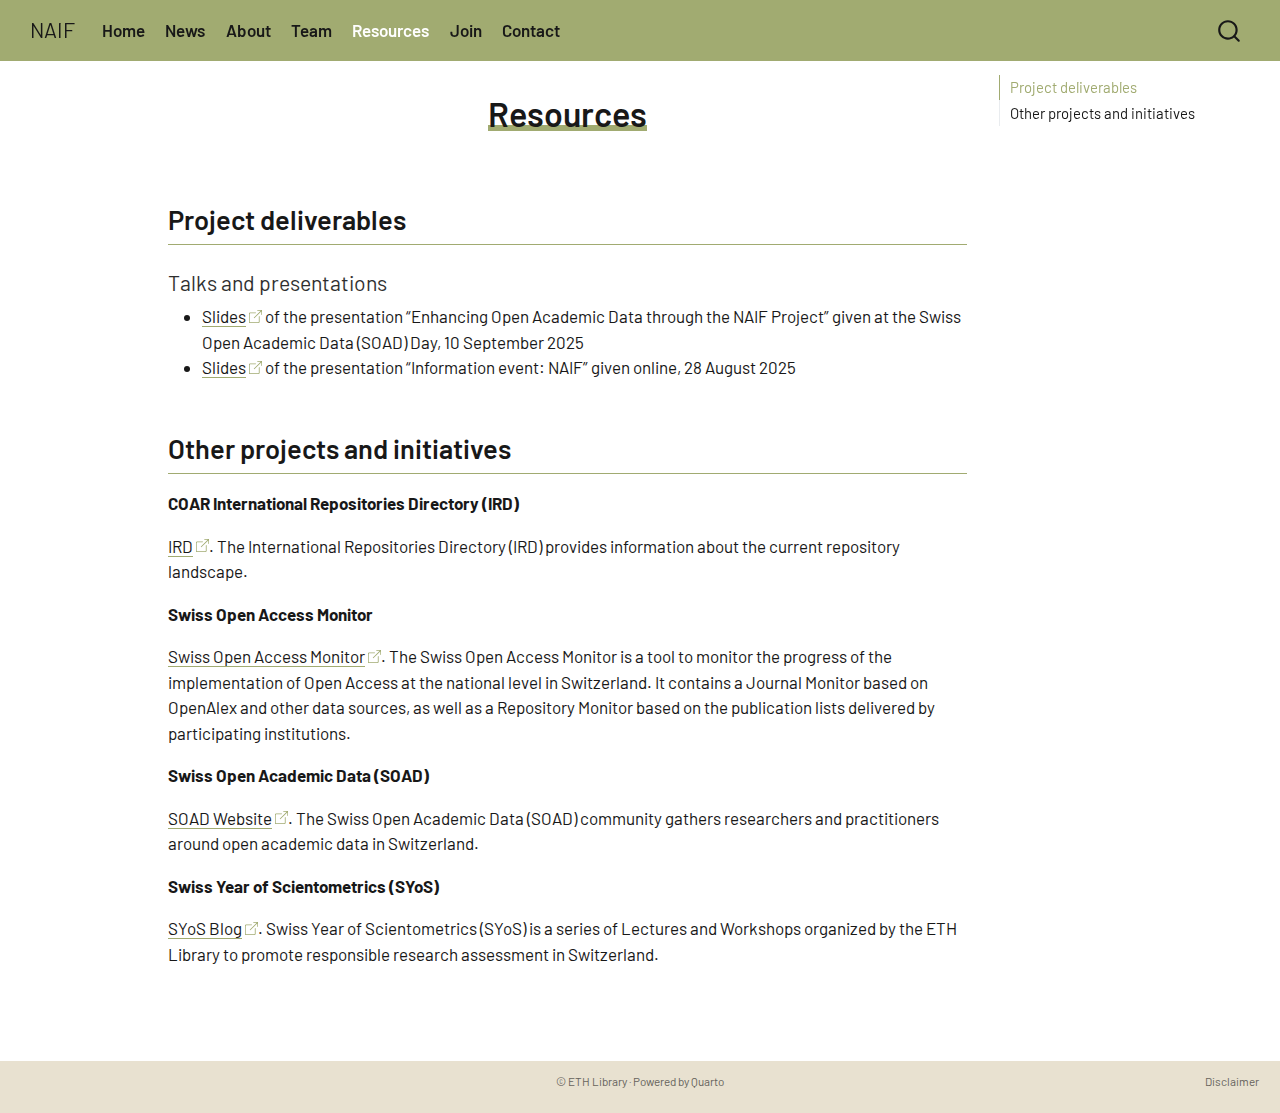
<file: resources.html>
<!DOCTYPE html><html xmlns="http://www.w3.org/1999/xhtml" lang="en" xml:lang="en"><head><meta charset="utf-8"><style>:where(img[jampack-sized]){max-width:100%;height:auto}</style>


<meta name="generator" content="quarto-1.8.27">

<meta name="viewport" content="width=device-width,initial-scale=1,user-scalable=yes">


<title>Resources – NAIF</title>
<style>code{white-space:pre-wrap}span.smallcaps{font-variant:small-caps}div.columns{gap:min(4vw,1.5em);display:flex}div.column{flex:auto;overflow-x:auto}div.hanging-indent{text-indent:-1.5em;margin-left:1.5em}ul.task-list{list-style:none}ul.task-list li input[type=checkbox]{vertical-align:middle;width:.8em;margin:0 .8em .2em -1em}</style>


<script src="site_libs/quarto-nav/quarto-nav.js"></script>
<script src="site_libs/clipboard/clipboard.min.js"></script>
<script src="site_libs/quarto-search/autocomplete.umd.js"></script>
<script src="site_libs/quarto-search/fuse.min.js"></script>
<script src="site_libs/quarto-search/quarto-search.js"></script>
<meta name="quarto:offset" content="./">
<script src="site_libs/quarto-html/quarto.js" type="module"></script>
<script src="site_libs/quarto-html/tabsets/tabsets.js" type="module"></script>
<script src="site_libs/quarto-html/axe/axe-check.js" type="module"></script>
<script src="site_libs/quarto-html/popper.min.js"></script>
<script src="site_libs/quarto-html/tippy.umd.min.js"></script>
<link href="site_libs/quarto-html/tippy.css" rel="stylesheet">
<link href="site_libs/quarto-html/quarto-syntax-highlighting-ed96de9b727972fe78a7b5d16c58bf87.css" rel="stylesheet" id="quarto-text-highlighting-styles">
<script src="site_libs/bootstrap/bootstrap.min.js"></script>
<link href="site_libs/bootstrap/bootstrap-icons.css" rel="stylesheet">
<link href="site_libs/bootstrap/bootstrap-51610781471d5f7034dbc84847b47eb9.min.css" rel="stylesheet" append-hash="true" id="quarto-bootstrap" data-mode="light">
<script id="quarto-search-options" type="application/json">{
  "location": "navbar",
  "copy-button": false,
  "collapse-after": 3,
  "panel-placement": "end",
  "type": "overlay",
  "limit": 50,
  "keyboard-shortcut": [
    "f",
    "/",
    "s"
  ],
  "show-item-context": false,
  "language": {
    "search-no-results-text": "No results",
    "search-matching-documents-text": "matching documents",
    "search-copy-link-title": "Copy link to search",
    "search-hide-matches-text": "Hide additional matches",
    "search-more-match-text": "more match in this document",
    "search-more-matches-text": "more matches in this document",
    "search-clear-button-title": "Clear",
    "search-text-placeholder": "",
    "search-detached-cancel-button-title": "Cancel",
    "search-submit-button-title": "Submit",
    "search-label": "Search"
  }
}</script>
<style>html{scroll-behavior:smooth}</style>


<link rel="stylesheet" href="styles.css">
</head>

<body class="nav-fixed quarto-light">

<div id="quarto-search-results"></div>
  <header id="quarto-header" class="fixed-top headroom">
    <nav class="navbar navbar-expand-lg" data-bs-theme="dark">
      <div class="container-fluid navbar-container">
      <div class="mx-auto navbar-brand-container">
    <a class="navbar-brand" href="./index.html">
    <span class="navbar-title">NAIF</span>
    </a>
  </div>
            <div id="quarto-search" class="" title="Search"></div>
          <button class="navbar-toggler" type="button" data-bs-toggle="collapse" data-bs-target="#navbarCollapse" aria-controls="navbarCollapse" role="menu" aria-expanded="false" aria-label="Toggle navigation" onclick="window.quartoToggleHeadroom&&window.quartoToggleHeadroom();
">
  <span class="navbar-toggler-icon"></span>
</button>
          <div class="collapse navbar-collapse" id="navbarCollapse">
            <ul class="me-auto navbar-nav navbar-nav-scroll">
  <li class="nav-item">
    <a class="nav-link" href="./index.html"> 
<span class="menu-text">Home</span></a>
  </li>  
  <li class="nav-item">
    <a class="nav-link" href="./news.html"> 
<span class="menu-text">News</span></a>
  </li>  
  <li class="nav-item">
    <a class="nav-link" href="./about.html"> 
<span class="menu-text">About</span></a>
  </li>  
  <li class="nav-item">
    <a class="nav-link" href="./team.html"> 
<span class="menu-text">Team</span></a>
  </li>  
  <li class="nav-item">
    <a class="nav-link active" href="./resources.html" aria-current="page"> 
<span class="menu-text">Resources</span></a>
  </li>  
  <li class="nav-item">
    <a class="nav-link" href="./join.html"> 
<span class="menu-text">Join</span></a>
  </li>  
  <li class="nav-item">
    <a class="nav-link" href="./contact.html"> 
<span class="menu-text">Contact</span></a>
  </li>  
</ul>
          </div> <!-- /navcollapse -->
            <div class="quarto-navbar-tools">
</div>
      </div> <!-- /container-fluid -->
    </nav>
</header>
<!-- content -->
<div id="quarto-content" class="page-columns page-layout-article page-navbar page-rows-contents quarto-container">
<!-- sidebar -->
<!-- margin-sidebar -->
    <div id="quarto-margin-sidebar" class="margin-sidebar sidebar">
        <nav id="TOC" role="doc-toc" class="toc-active" data-toc-expanded="99">
   
  <ul>
  <li><a href="#project-deliverables" id="toc-project-deliverables" class="nav-link active" data-scroll-target="#project-deliverables">Project deliverables</a></li>
  <li><a href="#other-projects-and-initiatives" id="toc-other-projects-and-initiatives" class="nav-link" data-scroll-target="#other-projects-and-initiatives">Other projects and initiatives</a></li>
  </ul>
</nav>
    </div>
<!-- main -->
<main class="content" id="quarto-document-content">

<header id="title-block-header" class="default quarto-title-block">
<div class="quarto-title">
<h1 class="title">Resources</h1>
</div>



<div class="quarto-title-meta">

    
  
    
  </div>
  


</header>


<section id="project-deliverables" class="level2">
<h2 data-anchor-id="project-deliverables">Project deliverables</h2>
<section id="talks-and-presentations" class="level4">
<h4 data-anchor-id="talks-and-presentations">Talks and presentations</h4>
<ul>
<li><a href="https://doi.org/10.5281/zenodo.17142628">Slides</a> of the presentation “Enhancing Open Academic Data through the NAIF Project” given at the Swiss Open Academic Data (SOAD) Day, 10 September 2025</li>
<li><a href="https://github.com/eth-library/naif/raw/main/documents/2025-08-28_NAIF_information_event.pdf">Slides</a> of the presentation “Information event: NAIF” given online, 28 August 2025</li>
</ul>
</section>
</section>
<section id="other-projects-and-initiatives" class="level2">
<h2 data-anchor-id="other-projects-and-initiatives">Other projects and initiatives</h2>
<p><strong>COAR International Repositories Directory (IRD)</strong></p>
<p><a href="https://ird.coar-repositories.org/?lang=en">IRD</a>. The International Repositories Directory (IRD) provides information about the current repository landscape.</p>
<p><strong>Swiss Open Access Monitor</strong></p>
<p><a href="https://oamonitor.ch/">Swiss Open Access Monitor</a>. The Swiss Open Access Monitor is a tool to monitor the progress of the implementation of Open Access at the national level in Switzerland. It contains a Journal Monitor based on OpenAlex and other data sources, as well as a Repository Monitor based on the publication lists delivered by participating institutions.</p>
<p><strong>Swiss Open Academic Data (SOAD)</strong></p>
<p><a href="https://soad.ch">SOAD Website</a>. The Swiss Open Academic Data (SOAD) community gathers researchers and practitioners around open academic data in Switzerland.</p>
<p><strong>Swiss Year of Scientometrics (SYoS)</strong></p>
<p><a href="https://yearofscientometrics.ethz.ch/">SYoS Blog</a>. Swiss Year of Scientometrics (SYoS) is a series of Lectures and Workshops organized by the ETH Library to promote responsible research assessment in Switzerland.</p>


</section>

</main> <!-- /main -->
<!-- Matomo -->
<script>var _paq=window._paq=window._paq||[];_paq.push(["trackPageView"]),_paq.push(["enableLinkTracking"]),function(){var a="https://library-ethz.opsone-analytics.ch/";_paq.push(["setTrackerUrl",a+"matomo.php"]),_paq.push(["setSiteId","81"]);var t=document,e=t.createElement("script"),r=t.getElementsByTagName("script")[0];e.async=!0,e.src=a+"matomo.js",r.parentNode.insertBefore(e,r)}();
</script>
<!-- End Matomo Code -->
<script id="quarto-html-after-body" type="application/javascript">window.document.addEventListener("DOMContentLoaded",function(D){const S=o=>{for(const t of o.classList)if(t.startsWith("code-annotation-"))return!0;return!1},w=function(o){const t=o.trigger;t.blur(),t.classList.add("code-copy-button-checked");var e=t.getAttribute("title");t.setAttribute("title","Copied!");let n;window.bootstrap&&(t.setAttribute("data-bs-toggle","tooltip"),t.setAttribute("data-bs-placement","left"),t.setAttribute("data-bs-title","Copied!"),n=new bootstrap.Tooltip(t,{trigger:"manual",customClass:"code-copy-button-tooltip",offset:[0,-8]}),n.show()),setTimeout(function(){n&&(n.hide(),t.removeAttribute("data-bs-title"),t.removeAttribute("data-bs-toggle"),t.removeAttribute("data-bs-placement")),t.setAttribute("title",e),t.classList.remove("code-copy-button-checked")},1e3),o.clearSelection()},b=function(o){const e=o.parentElement.cloneNode(!0).querySelector("code");for(const n of e.children)S(n)&&n.remove();return e.innerText};new window.ClipboardJS(".code-copy-button:not([data-in-quarto-modal])",{text:b}).on("success",w),window.document.getElementById("quarto-embedded-source-code-modal")&&new window.ClipboardJS(".code-copy-button[data-in-quarto-modal]",{text:b,container:window.document.getElementById("quarto-embedded-source-code-modal")}).on("success",w);for(var T=new RegExp(/^(?:http|https):\/\/localhost\:?[0-9]*\//),M=new RegExp(/^mailto:/),q=new RegExp("/"+window.location.host+"/"),I=o=>q.test(o)||T.test(o)||M.test(o),y=window.document.querySelectorAll("a[href]:not(.nav-link):not(.navbar-brand):not(.toc-action):not(.sidebar-link):not(.sidebar-item-toggle):not(.pagination-link):not(.no-external):not([aria-hidden]):not(.dropdown-item):not(.quarto-navigation-tool):not(.about-link)"),r=0;r<y.length;r++){const o=y[r];I(o.href)||(o.dataset.originalHref!==void 0&&(o.href=o.dataset.originalHref),o.setAttribute("target","_blank"),o.getAttribute("rel")===null&&o.setAttribute("rel","noopener"),o.classList.add("external"))}function p(o,t,e,n){const i={allowHTML:!0,maxWidth:500,delay:100,arrow:!1,appendTo:function(l){return l.parentElement},interactive:!0,interactiveBorder:10,theme:"quarto",placement:"bottom-start"};t&&(i.content=t),e&&(i.onTrigger=e),n&&(i.onUntrigger=n),window.tippy(o,i)}const v=window.document.querySelectorAll('a[role="doc-noteref"]');for(var r=0;r<v.length;r++){const t=v[r];p(t,function(){let e=t.getAttribute("data-footnote-href")||t.getAttribute("href");try{e=new URL(e).hash}catch{}const n=e.replace(/^#\/?/,""),i=window.document.getElementById(n);return i?i.innerHTML:""})}const E=window.document.querySelectorAll("a.quarto-xref"),g=(o,t)=>{const e=n=>{if(n.classList.remove("page-full","page-columns"),n.children)for(const i of n.children)e(i)};if(e(t),o===null||o.startsWith("sec-")){const n=document.createElement("div");if(t.children&&t.children.length>2){n.appendChild(t.children[0].cloneNode(!0));for(let i=1;i<t.children.length;i++){const l=t.children[i];if(!(l.tagName==="P"&&l.innerText==="")){n.appendChild(l.cloneNode(!0));break}}return window.Quarto?.typesetMath&&window.Quarto.typesetMath(n),n.innerHTML}else return window.Quarto?.typesetMath&&window.Quarto.typesetMath(t),t.innerHTML}else{const n=t.querySelector("a.anchorjs-link");return n&&n.remove(),window.Quarto?.typesetMath&&window.Quarto.typesetMath(t),t.classList.contains("callout")?t.outerHTML:t.innerHTML}};for(var r=0;r<E.length;r++){const t=E[r];p(t,void 0,function(e){e.disable();let n=t.getAttribute("href"),i;if(n.startsWith("#"))i=n;else try{i=new URL(n).hash}catch{}if(i){const l=i.replace(/^#\/?/,""),c=window.document.getElementById(l);if(c!==null)try{const s=g(l,c.cloneNode(!0));e.setContent(s)}finally{e.enable(),e.show()}else fetch(n.split("#")[0]).then(s=>s.text()).then(s=>{const u=new DOMParser().parseFromString(s,"text/html").getElementById(l);if(u!==null){const a=g(l,u);e.setContent(a)}}).finally(()=>{e.enable(),e.show()})}else fetch(n).then(l=>l.text()).then(l=>{const d=new DOMParser().parseFromString(l,"text/html").querySelector("main.content");if(d!==null){d.children.length>0&&d.children[0].tagName==="HEADER"&&d.children[0].remove();const h=g(null,d);e.setContent(h)}}).finally(()=>{e.enable(),e.show()})},function(e){})}let m;const H=(o,t)=>{let e='data-code-cell="'+o+'"',n='data-code-annotation="'+t+'"';return"span["+e+"]["+n+"]"},A=o=>{const t=window.document,e=o.getAttribute("data-target-cell"),n=o.getAttribute("data-target-annotation"),c=window.document.querySelector(H(e,n)).getAttribute("data-code-lines").split(",").map(u=>e+"-"+u);let s=null,d=null,h=null;if(c.length>0){const u=window.document.getElementById(c[0]);if(s=u.offsetTop,d=u.offsetHeight,h=u.parentElement.parentElement,c.length>1){const a=window.document.getElementById(c[c.length-1]);d=a.offsetTop+a.offsetHeight-s}if(s!==null&&d!==null&&h!==null){let a=window.document.getElementById("code-annotation-line-highlight");a===null&&(a=window.document.createElement("div"),a.setAttribute("id","code-annotation-line-highlight"),a.style.position="absolute",h.appendChild(a)),a.style.top=s-2+"px",a.style.height=d+4+"px",a.style.left=0;let f=window.document.getElementById("code-annotation-line-highlight-gutter");f===null&&(f=window.document.createElement("div"),f.setAttribute("id","code-annotation-line-highlight-gutter"),f.style.position="absolute",window.document.getElementById(e).querySelector(".code-annotation-gutter").appendChild(f)),f.style.top=s-2+"px",f.style.height=d+4+"px"}m=o}},L=()=>{["code-annotation-line-highlight","code-annotation-line-highlight-gutter"].forEach(t=>{const e=window.document.getElementById(t);e&&e.remove()}),m=void 0};window.addEventListener("resize",k(()=>{elRect=void 0,m&&A(m)},10));function k(o,t){let e=!1,n;return(...i)=>{e?(n&&clearTimeout(n),n=setTimeout(()=>{o.apply(this,i),n=e=!1},t)):(o.apply(this,i),e=!0)}}const B=window.document.querySelectorAll("dt[data-target-cell]");for(const o of B)o.addEventListener("click",t=>{const e=t.target;if(e!==m){L();const n=window.document.querySelector("dt[data-target-cell].code-annotation-active");n&&n.classList.remove("code-annotation-active"),A(e),e.classList.add("code-annotation-active")}else L(),e.classList.remove("code-annotation-active")});const x=o=>{const t=o.parentElement;if(t){const e=t.dataset.cites;return e?{el:o,cites:e.split(" ")}:x(o.parentElement)}else return};for(var C=window.document.querySelectorAll('a[role="doc-biblioref"]'),r=0;r<C.length;r++){const t=C[r],e=x(t);e&&p(e.el,function(){var n=window.document.createElement("div");return e.cites.forEach(function(i){var l=window.document.createElement("div");l.classList.add("hanging-indent"),l.classList.add("csl-entry");var c=window.document.getElementById("ref-"+i);c&&(l.innerHTML=c.innerHTML),n.appendChild(l)}),n.innerHTML})}});
</script>
</div> <!-- /content -->
<footer class="footer">
  <div class="nav-footer">
    <div class="nav-footer-left">
      &nbsp;
    </div>   
    <div class="nav-footer-center">
      <ul class="footer-items list-unstyled">
    <li class="nav-item">
 © ETH Library · Powered by Quarto
  </li>  
</ul>
    </div>
    <div class="nav-footer-right">
      <ul class="footer-items list-unstyled">
    <li class="nav-item">
    <a class="nav-link" href="./disclaimer.html">
<p>Disclaimer</p>
</a>
  </li>  
</ul>
    </div>
  </div>
</footer>




<script src="site_libs/quarto-html/zenscroll-min.js"></script>
</body></html>
</file>
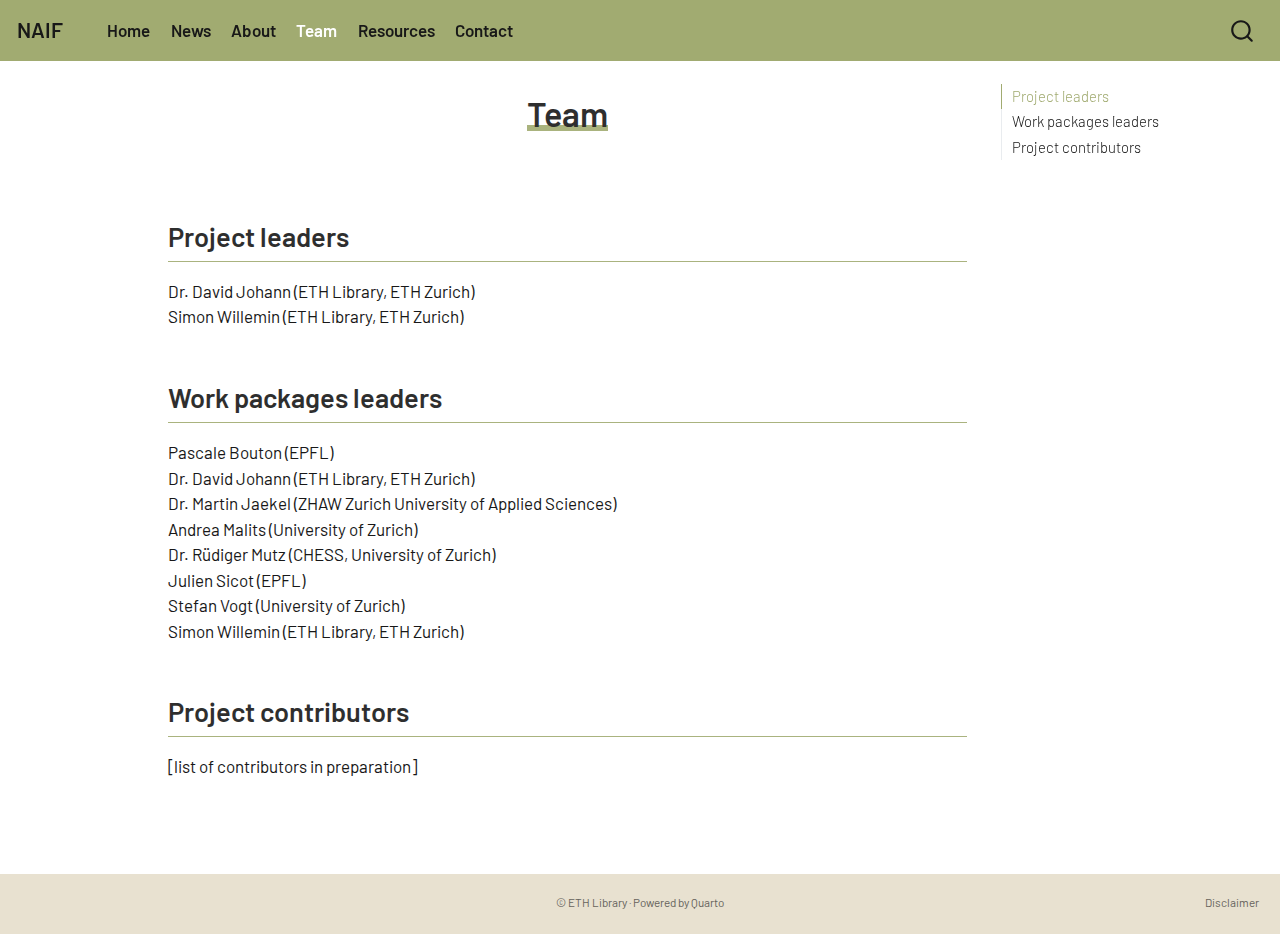
<file: team.html>
<!DOCTYPE html>
<html xmlns="http://www.w3.org/1999/xhtml" lang="en" xml:lang="en"><head>

<meta charset="utf-8">
<meta name="generator" content="quarto-1.3.310">

<meta name="viewport" content="width=device-width, initial-scale=1.0, user-scalable=yes">


<title>NAIF - Team</title>
<style>
code{white-space: pre-wrap;}
span.smallcaps{font-variant: small-caps;}
div.columns{display: flex; gap: min(4vw, 1.5em);}
div.column{flex: auto; overflow-x: auto;}
div.hanging-indent{margin-left: 1.5em; text-indent: -1.5em;}
ul.task-list{list-style: none;}
ul.task-list li input[type="checkbox"] {
  width: 0.8em;
  margin: 0 0.8em 0.2em -1em; /* quarto-specific, see https://github.com/quarto-dev/quarto-cli/issues/4556 */ 
  vertical-align: middle;
}
</style>


<script src="site_libs/quarto-nav/quarto-nav.js"></script>
<script src="site_libs/clipboard/clipboard.min.js"></script>
<script src="site_libs/quarto-search/autocomplete.umd.js"></script>
<script src="site_libs/quarto-search/fuse.min.js"></script>
<script src="site_libs/quarto-search/quarto-search.js"></script>
<meta name="quarto:offset" content="./">
<script src="site_libs/quarto-html/quarto.js"></script>
<script src="site_libs/quarto-html/popper.min.js"></script>
<script src="site_libs/quarto-html/tippy.umd.min.js"></script>
<link href="site_libs/quarto-html/tippy.css" rel="stylesheet">
<link href="site_libs/quarto-html/quarto-syntax-highlighting.css" rel="stylesheet" id="quarto-text-highlighting-styles">
<script src="site_libs/bootstrap/bootstrap.min.js"></script>
<link href="site_libs/bootstrap/bootstrap-icons.css" rel="stylesheet">
<link href="site_libs/bootstrap/bootstrap.min.css" rel="stylesheet" id="quarto-bootstrap" data-mode="light">
<script id="quarto-search-options" type="application/json">{
  "location": "navbar",
  "copy-button": false,
  "collapse-after": 3,
  "panel-placement": "end",
  "type": "overlay",
  "limit": 20,
  "language": {
    "search-no-results-text": "No results",
    "search-matching-documents-text": "matching documents",
    "search-copy-link-title": "Copy link to search",
    "search-hide-matches-text": "Hide additional matches",
    "search-more-match-text": "more match in this document",
    "search-more-matches-text": "more matches in this document",
    "search-clear-button-title": "Clear",
    "search-detached-cancel-button-title": "Cancel",
    "search-submit-button-title": "Submit"
  }
}</script>
<style>html{ scroll-behavior: smooth; }</style>


<link rel="stylesheet" href="styles.css">
</head>

<body class="nav-fixed">

<div id="quarto-search-results"></div>
  <header id="quarto-header" class="headroom fixed-top">
    <nav class="navbar navbar-expand-lg navbar-dark ">
      <div class="navbar-container container-fluid">
      <div class="navbar-brand-container">
    <a class="navbar-brand" href="./index.html">
    <span class="navbar-title">NAIF</span>
    </a>
  </div>
            <div id="quarto-search" class="" title="Search"></div>
          <button class="navbar-toggler" type="button" data-bs-toggle="collapse" data-bs-target="#navbarCollapse" aria-controls="navbarCollapse" aria-expanded="false" aria-label="Toggle navigation" onclick="if (window.quartoToggleHeadroom) { window.quartoToggleHeadroom(); }">
  <span class="navbar-toggler-icon"></span>
</button>
          <div class="collapse navbar-collapse" id="navbarCollapse">
            <ul class="navbar-nav navbar-nav-scroll me-auto">
  <li class="nav-item">
    <a class="nav-link" href="./index.html" rel="" target="">
 <span class="menu-text">Home</span></a>
  </li>  
  <li class="nav-item">
    <a class="nav-link" href="./news.html" rel="" target="">
 <span class="menu-text">News</span></a>
  </li>  
  <li class="nav-item">
    <a class="nav-link" href="./about.html" rel="" target="">
 <span class="menu-text">About</span></a>
  </li>  
  <li class="nav-item">
    <a class="nav-link active" href="./team.html" rel="" target="" aria-current="page">
 <span class="menu-text">Team</span></a>
  </li>  
  <li class="nav-item">
    <a class="nav-link" href="./resources.html" rel="" target="">
 <span class="menu-text">Resources</span></a>
  </li>  
  <li class="nav-item">
    <a class="nav-link" href="./contact.html" rel="" target="">
 <span class="menu-text">Contact</span></a>
  </li>  
</ul>
            <div class="quarto-navbar-tools ms-auto">
</div>
          </div> <!-- /navcollapse -->
      </div> <!-- /container-fluid -->
    </nav>
</header>
<!-- content -->
<div id="quarto-content" class="quarto-container page-columns page-rows-contents page-layout-article page-navbar">
<!-- sidebar -->
<!-- margin-sidebar -->
    <div id="quarto-margin-sidebar" class="sidebar margin-sidebar">
        <nav id="TOC" role="doc-toc" class="toc-active" data-toc-expanded="99">
   
  <ul>
  <li><a href="#project-leaders" id="toc-project-leaders" class="nav-link active" data-scroll-target="#project-leaders">Project leaders</a></li>
  <li><a href="#work-packages-leaders" id="toc-work-packages-leaders" class="nav-link" data-scroll-target="#work-packages-leaders">Work packages leaders</a></li>
  <li><a href="#project-contributors" id="toc-project-contributors" class="nav-link" data-scroll-target="#project-contributors">Project contributors</a></li>
  </ul>
</nav>
    </div>
<!-- main -->
<main class="content" id="quarto-document-content">

<header id="title-block-header" class="quarto-title-block default">
<div class="quarto-title">
<h1 class="title">Team</h1>
</div>



<div class="quarto-title-meta">

    
  
    
  </div>
  

</header>

<section id="project-leaders" class="level2">
<h2 data-anchor-id="project-leaders">Project leaders</h2>
<p>Dr.&nbsp;David Johann (ETH Library, ETH Zurich)<br>
Simon Willemin (ETH Library, ETH Zurich)</p>
</section>
<section id="work-packages-leaders" class="level2">
<h2 data-anchor-id="work-packages-leaders">Work packages leaders</h2>
<p>Pascale Bouton (EPFL)<br>
Dr.&nbsp;David Johann (ETH Library, ETH Zurich)<br>
Dr.&nbsp;Martin Jaekel (ZHAW Zurich University of Applied Sciences)<br>
Andrea Malits (University of Zurich)<br>
Dr.&nbsp;Rüdiger Mutz (CHESS, University of Zurich)<br>
Julien Sicot (EPFL)<br>
Stefan Vogt (University of Zurich)<br>
Simon Willemin (ETH Library, ETH Zurich)</p>
</section>
<section id="project-contributors" class="level2">
<h2 data-anchor-id="project-contributors">Project contributors</h2>
<p>[list of contributors in preparation]</p>


</section>

</main> <!-- /main -->
<script id="quarto-html-after-body" type="application/javascript">
window.document.addEventListener("DOMContentLoaded", function (event) {
  const toggleBodyColorMode = (bsSheetEl) => {
    const mode = bsSheetEl.getAttribute("data-mode");
    const bodyEl = window.document.querySelector("body");
    if (mode === "dark") {
      bodyEl.classList.add("quarto-dark");
      bodyEl.classList.remove("quarto-light");
    } else {
      bodyEl.classList.add("quarto-light");
      bodyEl.classList.remove("quarto-dark");
    }
  }
  const toggleBodyColorPrimary = () => {
    const bsSheetEl = window.document.querySelector("link#quarto-bootstrap");
    if (bsSheetEl) {
      toggleBodyColorMode(bsSheetEl);
    }
  }
  toggleBodyColorPrimary();  
  const isCodeAnnotation = (el) => {
    for (const clz of el.classList) {
      if (clz.startsWith('code-annotation-')) {                     
        return true;
      }
    }
    return false;
  }
  const clipboard = new window.ClipboardJS('.code-copy-button', {
    text: function(trigger) {
      const codeEl = trigger.previousElementSibling.cloneNode(true);
      for (const childEl of codeEl.children) {
        if (isCodeAnnotation(childEl)) {
          childEl.remove();
        }
      }
      return codeEl.innerText;
    }
  });
  clipboard.on('success', function(e) {
    // button target
    const button = e.trigger;
    // don't keep focus
    button.blur();
    // flash "checked"
    button.classList.add('code-copy-button-checked');
    var currentTitle = button.getAttribute("title");
    button.setAttribute("title", "Copied!");
    let tooltip;
    if (window.bootstrap) {
      button.setAttribute("data-bs-toggle", "tooltip");
      button.setAttribute("data-bs-placement", "left");
      button.setAttribute("data-bs-title", "Copied!");
      tooltip = new bootstrap.Tooltip(button, 
        { trigger: "manual", 
          customClass: "code-copy-button-tooltip",
          offset: [0, -8]});
      tooltip.show();    
    }
    setTimeout(function() {
      if (tooltip) {
        tooltip.hide();
        button.removeAttribute("data-bs-title");
        button.removeAttribute("data-bs-toggle");
        button.removeAttribute("data-bs-placement");
      }
      button.setAttribute("title", currentTitle);
      button.classList.remove('code-copy-button-checked');
    }, 1000);
    // clear code selection
    e.clearSelection();
  });
  function tippyHover(el, contentFn) {
    const config = {
      allowHTML: true,
      content: contentFn,
      maxWidth: 500,
      delay: 100,
      arrow: false,
      appendTo: function(el) {
          return el.parentElement;
      },
      interactive: true,
      interactiveBorder: 10,
      theme: 'quarto',
      placement: 'bottom-start'
    };
    window.tippy(el, config); 
  }
  const noterefs = window.document.querySelectorAll('a[role="doc-noteref"]');
  for (var i=0; i<noterefs.length; i++) {
    const ref = noterefs[i];
    tippyHover(ref, function() {
      // use id or data attribute instead here
      let href = ref.getAttribute('data-footnote-href') || ref.getAttribute('href');
      try { href = new URL(href).hash; } catch {}
      const id = href.replace(/^#\/?/, "");
      const note = window.document.getElementById(id);
      return note.innerHTML;
    });
  }
      let selectedAnnoteEl;
      const selectorForAnnotation = ( cell, annotation) => {
        let cellAttr = 'data-code-cell="' + cell + '"';
        let lineAttr = 'data-code-annotation="' +  annotation + '"';
        const selector = 'span[' + cellAttr + '][' + lineAttr + ']';
        return selector;
      }
      const selectCodeLines = (annoteEl) => {
        const doc = window.document;
        const targetCell = annoteEl.getAttribute("data-target-cell");
        const targetAnnotation = annoteEl.getAttribute("data-target-annotation");
        const annoteSpan = window.document.querySelector(selectorForAnnotation(targetCell, targetAnnotation));
        const lines = annoteSpan.getAttribute("data-code-lines").split(",");
        const lineIds = lines.map((line) => {
          return targetCell + "-" + line;
        })
        let top = null;
        let height = null;
        let parent = null;
        if (lineIds.length > 0) {
            //compute the position of the single el (top and bottom and make a div)
            const el = window.document.getElementById(lineIds[0]);
            top = el.offsetTop;
            height = el.offsetHeight;
            parent = el.parentElement.parentElement;
          if (lineIds.length > 1) {
            const lastEl = window.document.getElementById(lineIds[lineIds.length - 1]);
            const bottom = lastEl.offsetTop + lastEl.offsetHeight;
            height = bottom - top;
          }
          if (top !== null && height !== null && parent !== null) {
            // cook up a div (if necessary) and position it 
            let div = window.document.getElementById("code-annotation-line-highlight");
            if (div === null) {
              div = window.document.createElement("div");
              div.setAttribute("id", "code-annotation-line-highlight");
              div.style.position = 'absolute';
              parent.appendChild(div);
            }
            div.style.top = top - 2 + "px";
            div.style.height = height + 4 + "px";
            let gutterDiv = window.document.getElementById("code-annotation-line-highlight-gutter");
            if (gutterDiv === null) {
              gutterDiv = window.document.createElement("div");
              gutterDiv.setAttribute("id", "code-annotation-line-highlight-gutter");
              gutterDiv.style.position = 'absolute';
              const codeCell = window.document.getElementById(targetCell);
              const gutter = codeCell.querySelector('.code-annotation-gutter');
              gutter.appendChild(gutterDiv);
            }
            gutterDiv.style.top = top - 2 + "px";
            gutterDiv.style.height = height + 4 + "px";
          }
          selectedAnnoteEl = annoteEl;
        }
      };
      const unselectCodeLines = () => {
        const elementsIds = ["code-annotation-line-highlight", "code-annotation-line-highlight-gutter"];
        elementsIds.forEach((elId) => {
          const div = window.document.getElementById(elId);
          if (div) {
            div.remove();
          }
        });
        selectedAnnoteEl = undefined;
      };
      // Attach click handler to the DT
      const annoteDls = window.document.querySelectorAll('dt[data-target-cell]');
      for (const annoteDlNode of annoteDls) {
        annoteDlNode.addEventListener('click', (event) => {
          const clickedEl = event.target;
          if (clickedEl !== selectedAnnoteEl) {
            unselectCodeLines();
            const activeEl = window.document.querySelector('dt[data-target-cell].code-annotation-active');
            if (activeEl) {
              activeEl.classList.remove('code-annotation-active');
            }
            selectCodeLines(clickedEl);
            clickedEl.classList.add('code-annotation-active');
          } else {
            // Unselect the line
            unselectCodeLines();
            clickedEl.classList.remove('code-annotation-active');
          }
        });
      }
  const findCites = (el) => {
    const parentEl = el.parentElement;
    if (parentEl) {
      const cites = parentEl.dataset.cites;
      if (cites) {
        return {
          el,
          cites: cites.split(' ')
        };
      } else {
        return findCites(el.parentElement)
      }
    } else {
      return undefined;
    }
  };
  var bibliorefs = window.document.querySelectorAll('a[role="doc-biblioref"]');
  for (var i=0; i<bibliorefs.length; i++) {
    const ref = bibliorefs[i];
    const citeInfo = findCites(ref);
    if (citeInfo) {
      tippyHover(citeInfo.el, function() {
        var popup = window.document.createElement('div');
        citeInfo.cites.forEach(function(cite) {
          var citeDiv = window.document.createElement('div');
          citeDiv.classList.add('hanging-indent');
          citeDiv.classList.add('csl-entry');
          var biblioDiv = window.document.getElementById('ref-' + cite);
          if (biblioDiv) {
            citeDiv.innerHTML = biblioDiv.innerHTML;
          }
          popup.appendChild(citeDiv);
        });
        return popup.innerHTML;
      });
    }
  }
    var localhostRegex = new RegExp(/^(?:http|https):\/\/localhost\:?[0-9]*\//);
      var filterRegex = new RegExp("https:\/\/eth-library\.github\.io\/naif\/");
    var isInternal = (href) => {
        return filterRegex.test(href) || localhostRegex.test(href);
    }
    // Inspect non-navigation links and adorn them if external
 	var links = window.document.querySelectorAll('a[href]:not(.nav-link):not(.navbar-brand):not(.toc-action):not(.sidebar-link):not(.sidebar-item-toggle):not(.pagination-link):not(.no-external):not([aria-hidden]):not(.dropdown-item)');
    for (var i=0; i<links.length; i++) {
      const link = links[i];
      if (!isInternal(link.href)) {
          // target, if specified
          link.setAttribute("target", "_blank");
          // default icon
          link.classList.add("external");
      }
    }
});
</script>
</div> <!-- /content -->
<footer class="footer">
  <div class="nav-footer">
    <div class="nav-footer-left">
      &nbsp;
    </div>   
    <div class="nav-footer-center">
      <ul class="footer-items list-unstyled">
    <li class="nav-item">
 © ETH Library · Powered by Quarto
  </li>  
</ul>
    </div>
    <div class="nav-footer-right">
      <ul class="footer-items list-unstyled">
    <li class="nav-item">
    <a class="nav-link" href="./disclaimer.html">Disclaimer</a>
  </li>  
</ul>
    </div>
  </div>
</footer>



<script src="site_libs/quarto-html/zenscroll-min.js"></script>
</body></html>
</file>
<file: site_libs/quarto-html/tippy.css>
.tippy-box[data-animation=fade][data-state=hidden]{opacity:0}[data-tippy-root]{max-width:calc(100vw - 10px)}.tippy-box{position:relative;background-color:#333;color:#fff;border-radius:4px;font-size:14px;line-height:1.4;white-space:normal;outline:0;transition-property:transform,visibility,opacity}.tippy-box[data-placement^=top]>.tippy-arrow{bottom:0}.tippy-box[data-placement^=top]>.tippy-arrow:before{bottom:-7px;left:0;border-width:8px 8px 0;border-top-color:initial;transform-origin:center top}.tippy-box[data-placement^=bottom]>.tippy-arrow{top:0}.tippy-box[data-placement^=bottom]>.tippy-arrow:before{top:-7px;left:0;border-width:0 8px 8px;border-bottom-color:initial;transform-origin:center bottom}.tippy-box[data-placement^=left]>.tippy-arrow{right:0}.tippy-box[data-placement^=left]>.tippy-arrow:before{border-width:8px 0 8px 8px;border-left-color:initial;right:-7px;transform-origin:center left}.tippy-box[data-placement^=right]>.tippy-arrow{left:0}.tippy-box[data-placement^=right]>.tippy-arrow:before{left:-7px;border-width:8px 8px 8px 0;border-right-color:initial;transform-origin:center right}.tippy-box[data-inertia][data-state=visible]{transition-timing-function:cubic-bezier(.54,1.5,.38,1.11)}.tippy-arrow{width:16px;height:16px;color:#333}.tippy-arrow:before{content:"";position:absolute;border-color:transparent;border-style:solid}.tippy-content{position:relative;padding:5px 9px;z-index:1}
</file>
<file: site_libs/quarto-html/quarto-syntax-highlighting.css>
/* quarto syntax highlight colors */
:root {
  --quarto-hl-ot-color: #003B4F;
  --quarto-hl-at-color: #657422;
  --quarto-hl-ss-color: #20794D;
  --quarto-hl-an-color: #5E5E5E;
  --quarto-hl-fu-color: #4758AB;
  --quarto-hl-st-color: #20794D;
  --quarto-hl-cf-color: #003B4F;
  --quarto-hl-op-color: #5E5E5E;
  --quarto-hl-er-color: #AD0000;
  --quarto-hl-bn-color: #AD0000;
  --quarto-hl-al-color: #AD0000;
  --quarto-hl-va-color: #111111;
  --quarto-hl-bu-color: inherit;
  --quarto-hl-ex-color: inherit;
  --quarto-hl-pp-color: #AD0000;
  --quarto-hl-in-color: #5E5E5E;
  --quarto-hl-vs-color: #20794D;
  --quarto-hl-wa-color: #5E5E5E;
  --quarto-hl-do-color: #5E5E5E;
  --quarto-hl-im-color: #00769E;
  --quarto-hl-ch-color: #20794D;
  --quarto-hl-dt-color: #AD0000;
  --quarto-hl-fl-color: #AD0000;
  --quarto-hl-co-color: #5E5E5E;
  --quarto-hl-cv-color: #5E5E5E;
  --quarto-hl-cn-color: #8f5902;
  --quarto-hl-sc-color: #5E5E5E;
  --quarto-hl-dv-color: #AD0000;
  --quarto-hl-kw-color: #003B4F;
}

/* other quarto variables */
:root {
  --quarto-font-monospace: SFMono-Regular, Menlo, Monaco, Consolas, "Liberation Mono", "Courier New", monospace;
}

pre > code.sourceCode > span {
  color: #003B4F;
}

code span {
  color: #003B4F;
}

code.sourceCode > span {
  color: #003B4F;
}

div.sourceCode,
div.sourceCode pre.sourceCode {
  color: #003B4F;
}

code span.ot {
  color: #003B4F;
  font-style: inherit;
}

code span.at {
  color: #657422;
  font-style: inherit;
}

code span.ss {
  color: #20794D;
  font-style: inherit;
}

code span.an {
  color: #5E5E5E;
  font-style: inherit;
}

code span.fu {
  color: #4758AB;
  font-style: inherit;
}

code span.st {
  color: #20794D;
  font-style: inherit;
}

code span.cf {
  color: #003B4F;
  font-style: inherit;
}

code span.op {
  color: #5E5E5E;
  font-style: inherit;
}

code span.er {
  color: #AD0000;
  font-style: inherit;
}

code span.bn {
  color: #AD0000;
  font-style: inherit;
}

code span.al {
  color: #AD0000;
  font-style: inherit;
}

code span.va {
  color: #111111;
  font-style: inherit;
}

code span.bu {
  font-style: inherit;
}

code span.ex {
  font-style: inherit;
}

code span.pp {
  color: #AD0000;
  font-style: inherit;
}

code span.in {
  color: #5E5E5E;
  font-style: inherit;
}

code span.vs {
  color: #20794D;
  font-style: inherit;
}

code span.wa {
  color: #5E5E5E;
  font-style: italic;
}

code span.do {
  color: #5E5E5E;
  font-style: italic;
}

code span.im {
  color: #00769E;
  font-style: inherit;
}

code span.ch {
  color: #20794D;
  font-style: inherit;
}

code span.dt {
  color: #AD0000;
  font-style: inherit;
}

code span.fl {
  color: #AD0000;
  font-style: inherit;
}

code span.co {
  color: #5E5E5E;
  font-style: inherit;
}

code span.cv {
  color: #5E5E5E;
  font-style: italic;
}

code span.cn {
  color: #8f5902;
  font-style: inherit;
}

code span.sc {
  color: #5E5E5E;
  font-style: inherit;
}

code span.dv {
  color: #AD0000;
  font-style: inherit;
}

code span.kw {
  color: #003B4F;
  font-style: inherit;
}

.prevent-inlining {
  content: "</";
}

/*# sourceMappingURL=debc5d5d77c3f9108843748ff7464032.css.map */
</file>
<file: styles.css>
/* css styles */
</file>
<file: site_libs/quarto-html/quarto-syntax-highlighting-ed96de9b727972fe78a7b5d16c58bf87.css>
:root{--quarto-hl-ot-color:#003b4f;--quarto-hl-at-color:#657422;--quarto-hl-ss-color:#20794d;--quarto-hl-an-color:#5e5e5e;--quarto-hl-fu-color:#4758ab;--quarto-hl-st-color:#20794d;--quarto-hl-cf-color:#003b4f;--quarto-hl-op-color:#5e5e5e;--quarto-hl-er-color:#ad0000;--quarto-hl-bn-color:#ad0000;--quarto-hl-al-color:#ad0000;--quarto-hl-va-color:#111;--quarto-hl-bu-color:inherit;--quarto-hl-ex-color:inherit;--quarto-hl-pp-color:#ad0000;--quarto-hl-in-color:#5e5e5e;--quarto-hl-vs-color:#20794d;--quarto-hl-wa-color:#5e5e5e;--quarto-hl-do-color:#5e5e5e;--quarto-hl-im-color:#00769e;--quarto-hl-ch-color:#20794d;--quarto-hl-dt-color:#ad0000;--quarto-hl-fl-color:#ad0000;--quarto-hl-co-color:#5e5e5e;--quarto-hl-cv-color:#5e5e5e;--quarto-hl-cn-color:#8f5902;--quarto-hl-sc-color:#5e5e5e;--quarto-hl-dv-color:#ad0000;--quarto-hl-kw-color:#003b4f;--quarto-font-monospace:SFMono-Regular,Menlo,Monaco,Consolas,"Liberation Mono","Courier New",monospace}pre>code.sourceCode>span,code.sourceCode>span,div.sourceCode,div.sourceCode pre.sourceCode,code span{color:#003b4f}code span.al{color:#ad0000;font-style:inherit}code span.an{color:#5e5e5e;font-style:inherit}code span.at{color:#657422;font-style:inherit}code span.bn{color:#ad0000;font-style:inherit}code span.bu{font-style:inherit}code span.cf{color:#003b4f;font-weight:700;font-style:inherit}code span.ch{color:#20794d;font-style:inherit}code span.cn{color:#8f5902;font-style:inherit}code span.co{color:#5e5e5e;font-style:inherit}code span.cv,code span.do{color:#5e5e5e;font-style:italic}code span.dt,code span.dv,code span.er{color:#ad0000;font-style:inherit}code span.ex{font-style:inherit}code span.fl{color:#ad0000;font-style:inherit}code span.fu{color:#4758ab;font-style:inherit}code span.im{color:#00769e;font-style:inherit}code span.in{color:#5e5e5e;font-style:inherit}code span.kw{color:#003b4f;font-weight:700;font-style:inherit}code span.op{color:#5e5e5e;font-style:inherit}code span.ot{color:#003b4f;font-style:inherit}code span.pp{color:#ad0000;font-style:inherit}code span.sc{color:#5e5e5e;font-style:inherit}code span.ss,code span.st{color:#20794d;font-style:inherit}code span.va{color:#111;font-style:inherit}code span.vs{color:#20794d;font-style:inherit}code span.wa{color:#5e5e5e;font-style:italic}.prevent-inlining{content:"</"}
</file>
